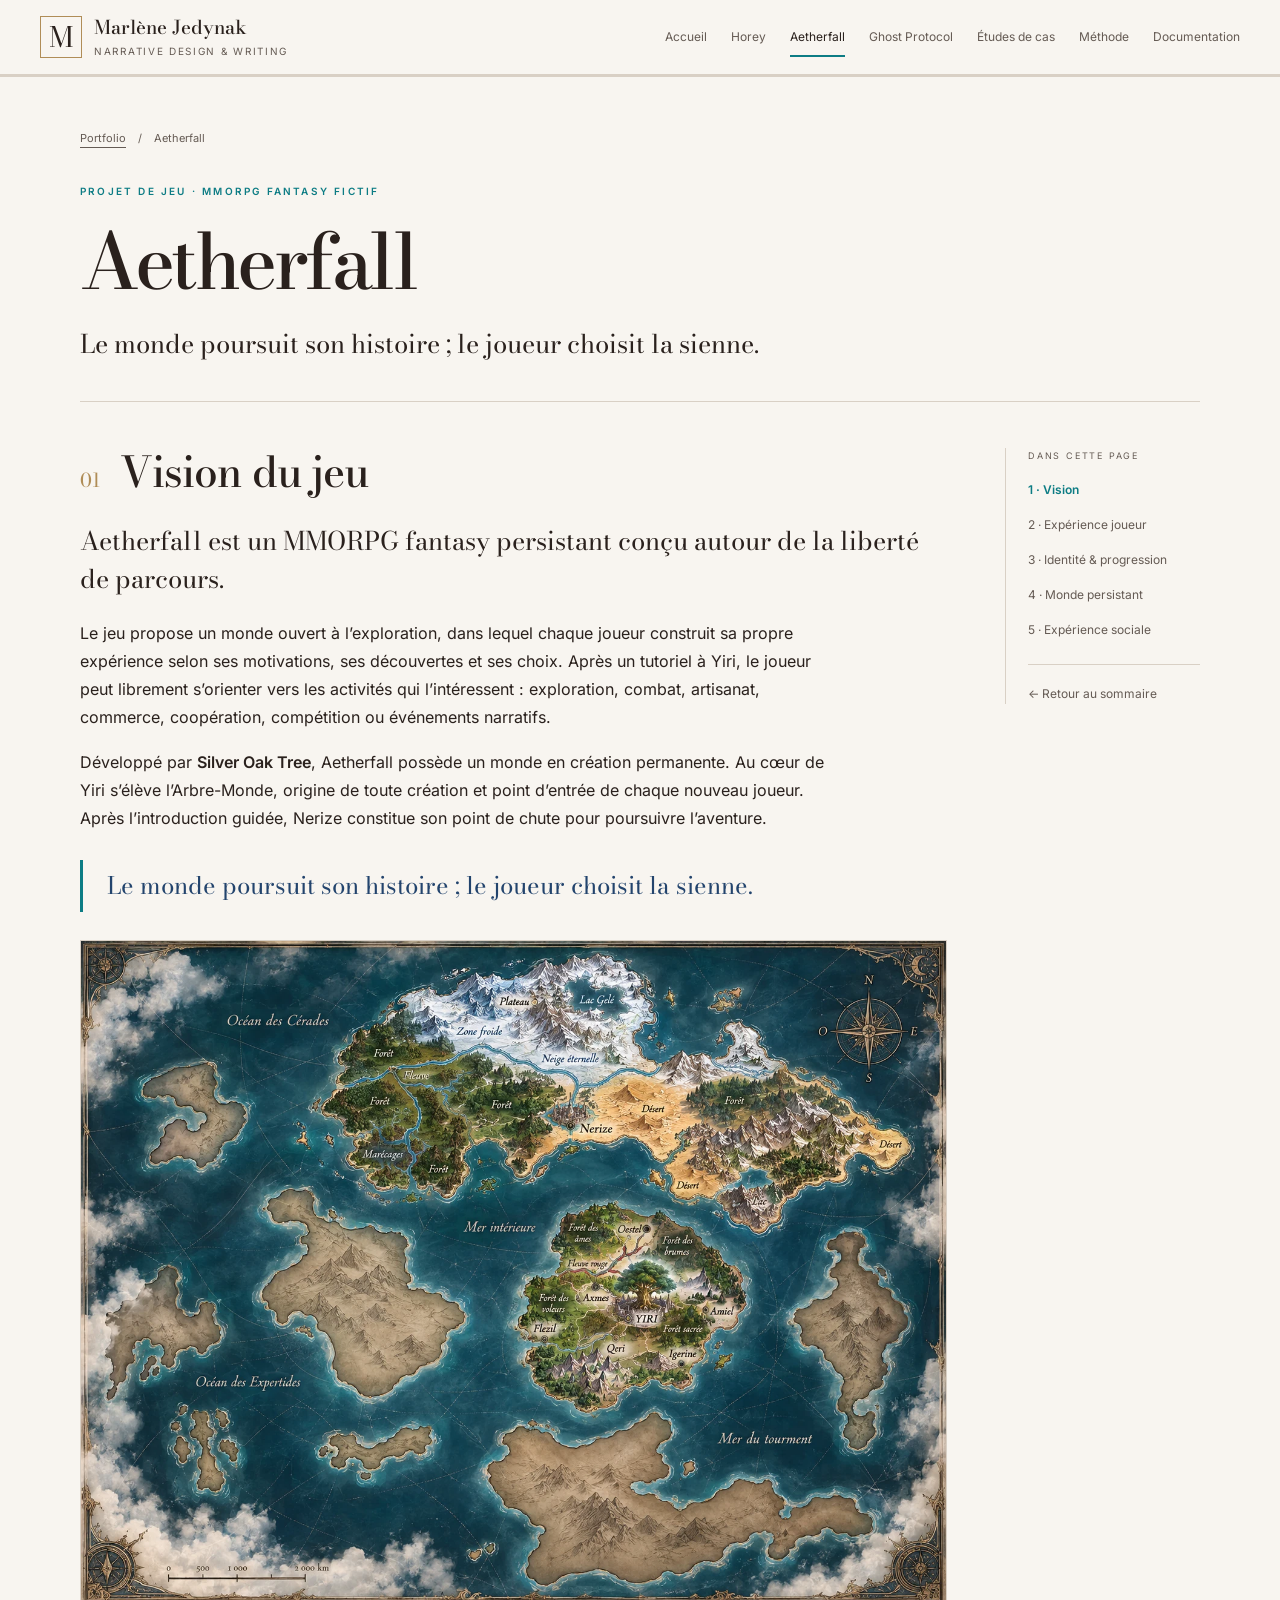
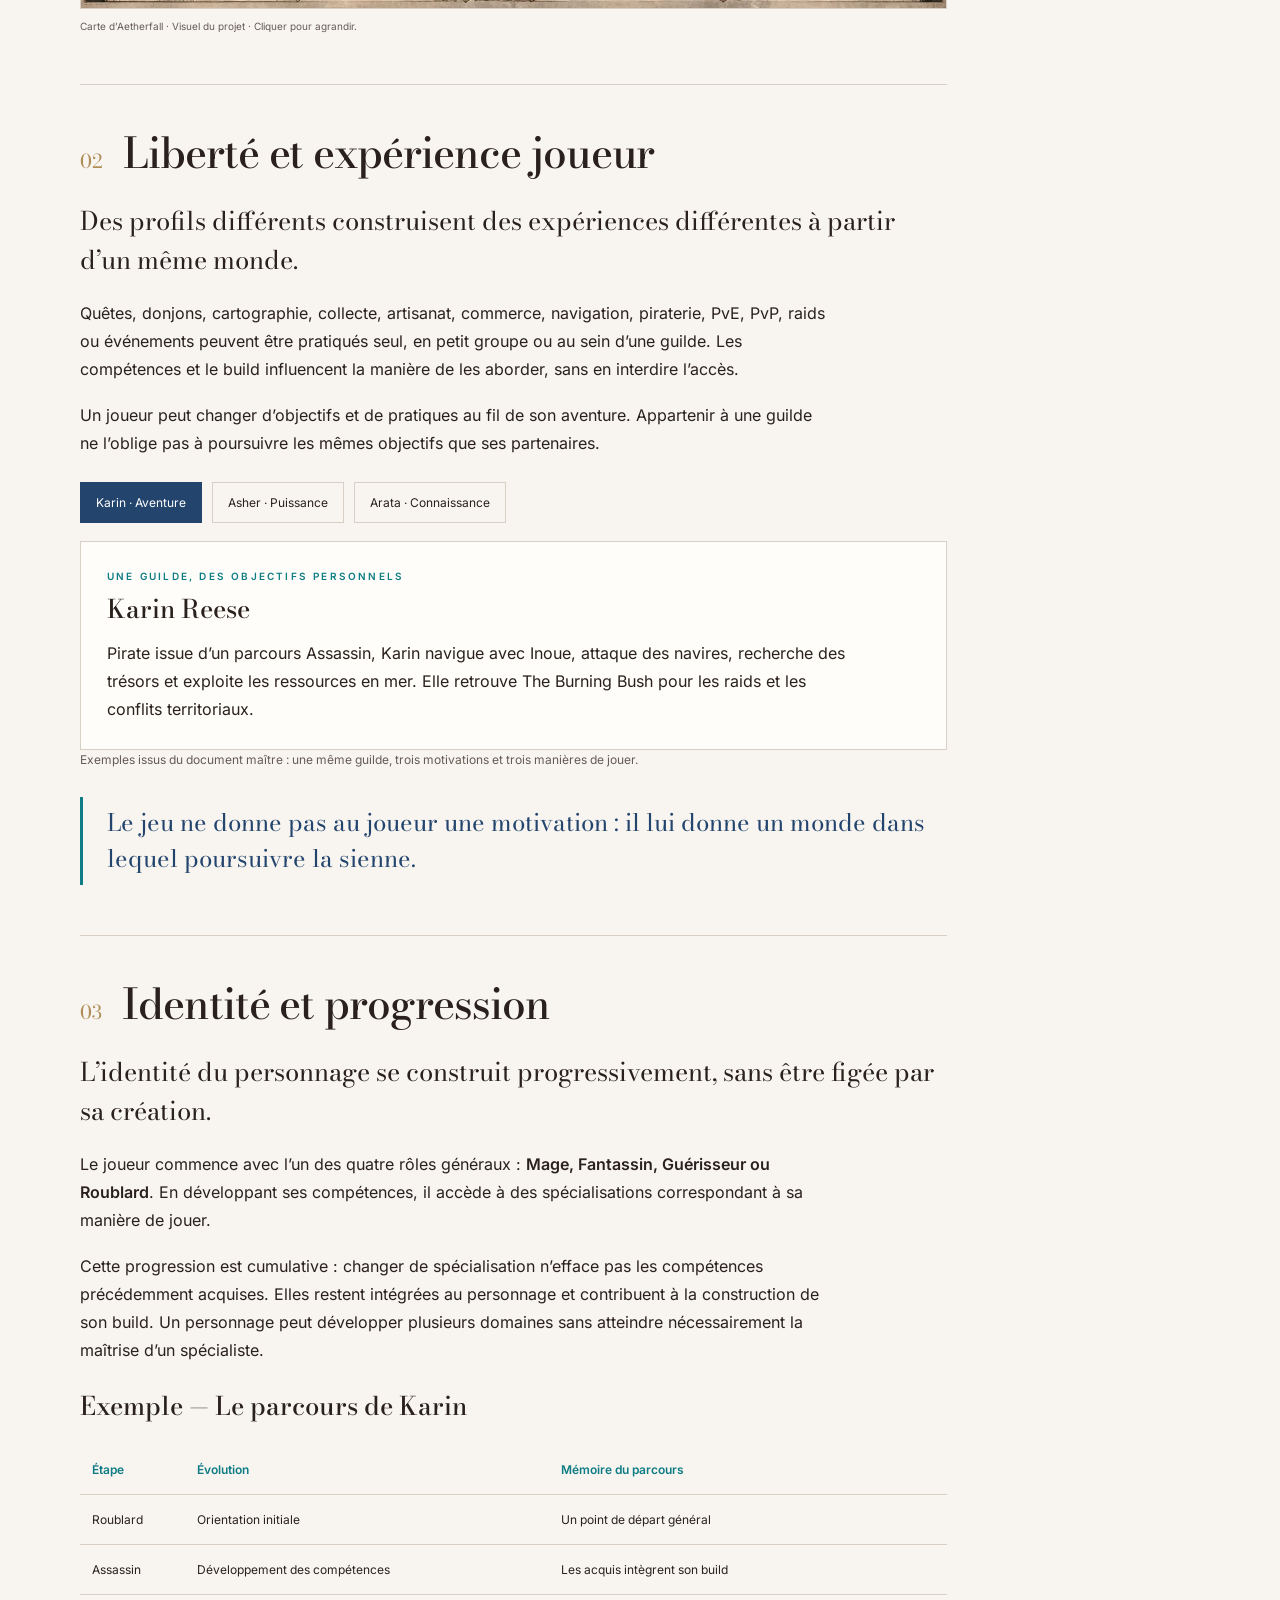
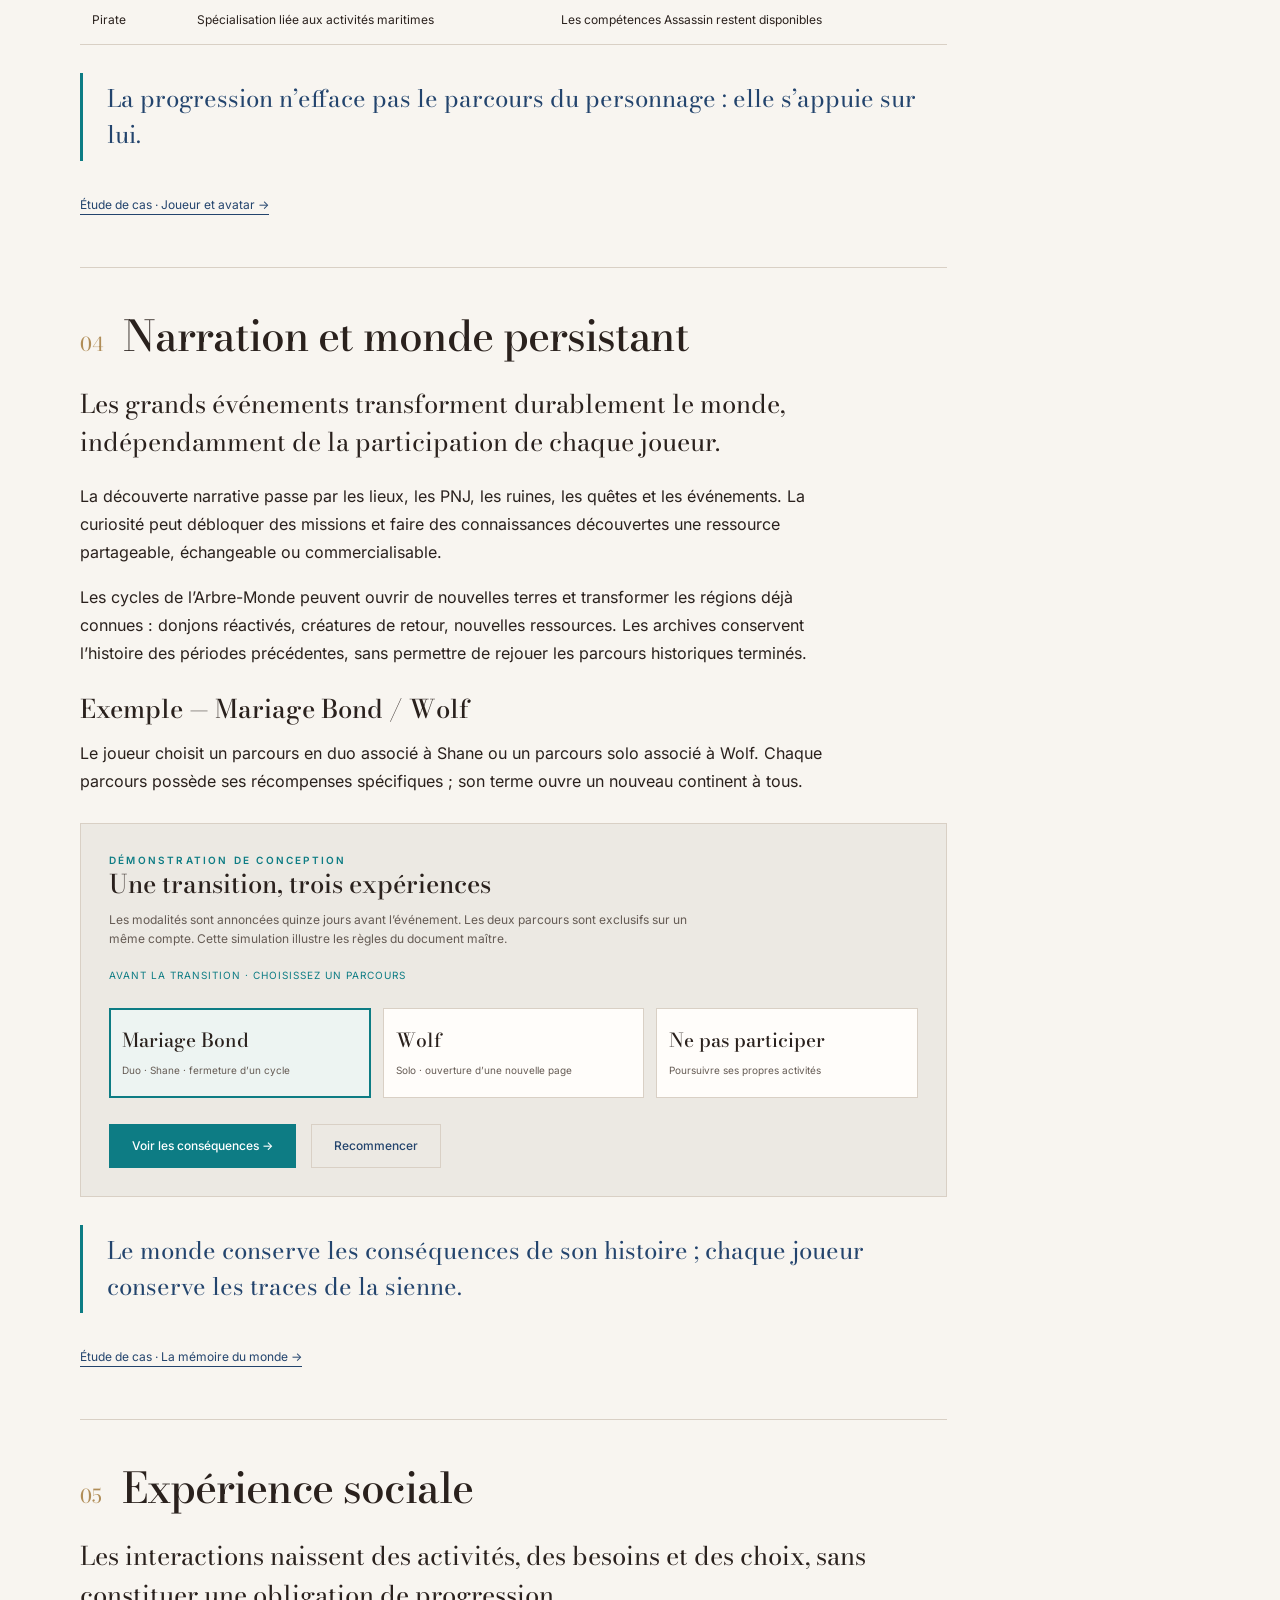
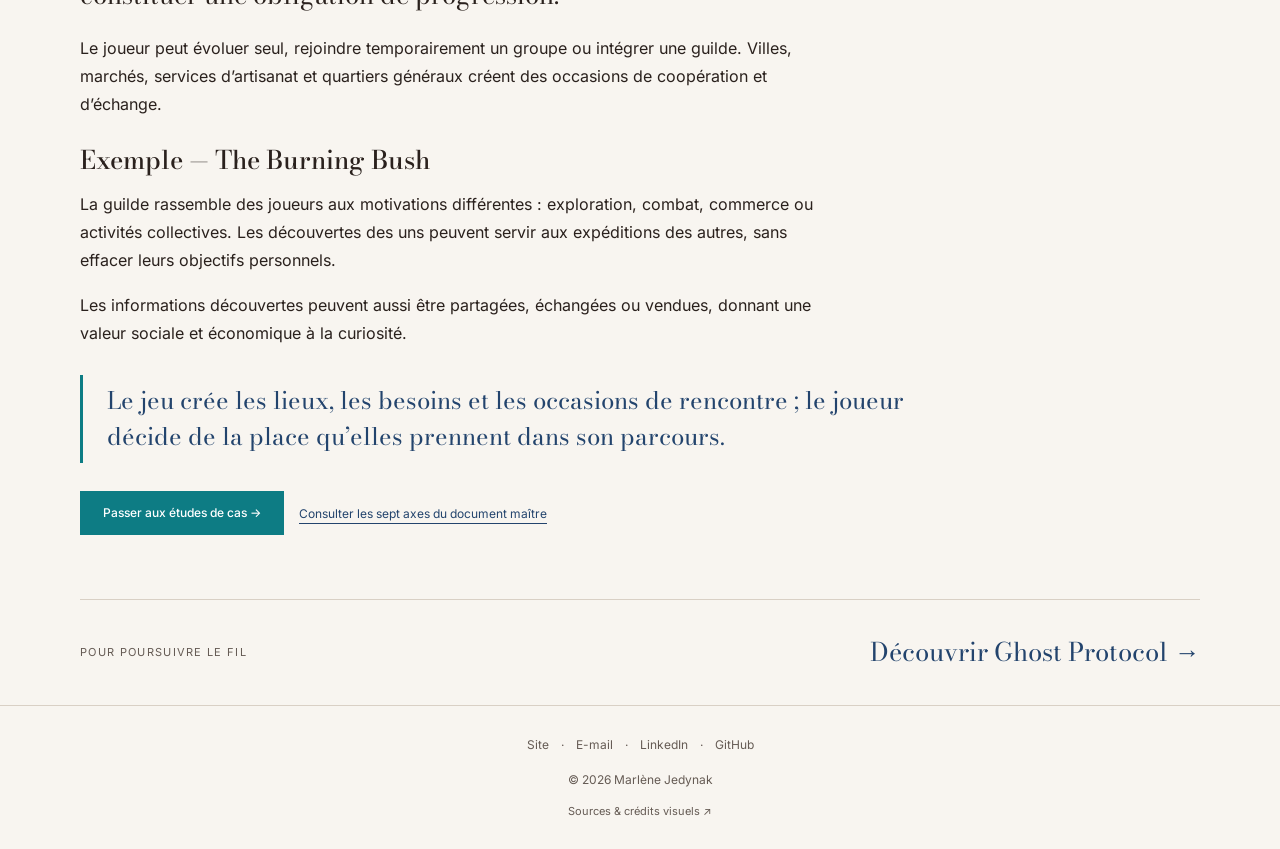
<file: aetherfall.html>
<!DOCTYPE html>
<html lang="fr">

<head>
    <meta charset="utf-8">
    <meta name="viewport" content="width=device-width,initial-scale=1">
    <meta name="robots" content="index,follow">
    <meta name="description"
        content="Portfolio de Narrative Design de Marlène Jedynak : Horey, Aetherfall, Ghost Protocol, systèmes et études de cas.">
    <meta name="color-scheme" content="light">
    <title>Aetherfall — Portfolio Narrative Design</title>
    <link rel="icon" href="assets/favicon.svg" type="image/svg+xml">
    <link rel="stylesheet" href="style.css">
    <link rel="stylesheet" href="fonts.css">
    <script defer src="app.js"></script><noscript>
        <style>
            [role=tabpanel][hidden] {
                display: block !important
            }

            [role=tablist],
            .simulation {
                display: none !important
            }
        </style>
    </noscript>
</head>

<body>
    <a class="skip" href="#main">Aller au contenu</a>
    <header class="topbar">
        <div class="topbar-inner"><a class="brand" href="index.html"
                aria-label="Marlène Jedynak, accueil du portfolio"><span class="brand-symbol"
                    aria-hidden="true">M</span><span><strong>Marlène Jedynak</strong><small>Narrative Design &amp;
                        Writing</small></span></a>
            <nav class="desktop-nav" aria-label="Navigation principale"><a href="index.html">Accueil</a><a
                    href="horey.html">Horey</a><a href="aetherfall.html" aria-current="page">Aetherfall</a><a href="ghost-protocol-projet.html">Ghost Protocol</a><a
                    href="etudes-de-cas.html">Études de cas</a><a href="methode.html">Méthode</a><a
                    href="documentation.html">Documentation</a></nav>
            <details class="mobile-nav">
                <summary>Menu</summary>
                <nav aria-label="Navigation mobile"><a href="index.html">Accueil</a><a href="horey.html">Horey</a><a
                        href="aetherfall.html" aria-current="page">Aetherfall</a><a href="ghost-protocol-projet.html">Ghost Protocol</a><a href="etudes-de-cas.html">Études de
                        cas</a><a href="methode.html">Méthode</a><a href="documentation.html">Documentation</a></nav>
            </details>
        </div>
        <div class="progress" aria-hidden="true"><span></span></div>
    </header>
    <main class="shell" id="main">
        <header class="page-header">
            <nav class="breadcrumbs" aria-label="Fil d’Ariane"><a href="index.html">Portfolio</a><span
                    aria-hidden="true">/</span><span aria-current="page">Aetherfall</span></nav>
            <p class="eyebrow">Projet de jeu · MMORPG fantasy fictif</p>
            <h1>Aetherfall</h1>
            <p class="lead">Le monde poursuit son histoire ; le joueur choisit la sienne.</p>
        </header>
        <div class="page-grid">
            <div class="content">
                <section id="vision" class="content-section" data-section>
                    <div class="section-heading"><span class="number">01</span>
                        <h2>Vision du jeu</h2>
                    </div>
                    <p class="lead">Aetherfall est un MMORPG fantasy persistant conçu autour de la liberté de parcours.
                    </p>
                    <p>Le jeu propose un monde ouvert à l’exploration, dans lequel chaque joueur construit sa propre
                        expérience selon ses motivations, ses découvertes et ses choix. Après un tutoriel à Yiri, le
                        joueur peut librement s’orienter vers les activités qui l’intéressent : exploration, combat,
                        artisanat, commerce, coopération, compétition ou événements narratifs.</p>
                    <p>Développé par <strong>Silver Oak Tree</strong>, Aetherfall possède un monde en création
                        permanente. Au cœur de Yiri s’élève l’Arbre-Monde, origine de toute création et point d’entrée
                        de chaque nouveau joueur. Après l’introduction guidée, Nerize constitue son point de chute pour
                        poursuivre l’aventure.</p>
                    <blockquote class="principle">Le monde poursuit son histoire ; le joueur choisit la sienne.
                    </blockquote>
                    <figure class="visual"><button type="button" class="image-button"
                            data-enlarge="Carte d’Aetherfall · Visuel du projet"
                            aria-label="Agrandir : Carte des territoires d’Aetherfall, de Yiri aux régions à explorer"><img
                                src="assets/aetherfall-map.webp"
                                alt="Carte des territoires d’Aetherfall, de Yiri aux régions à explorer"
                                loading="lazy"></button>
                        <figcaption>Carte d’Aetherfall · Visuel du projet · Cliquer pour agrandir.</figcaption>
                    </figure>
                </section>
                <section id="liberte" class="content-section" data-section>
                    <div class="section-heading"><span class="number">02</span>
                        <h2>Liberté et expérience joueur</h2>
                    </div>
                    <p class="lead">Des profils différents construisent des expériences différentes à partir d’un même
                        monde.</p>
                    <p>Quêtes, donjons, cartographie, collecte, artisanat, commerce, navigation, piraterie, PvE, PvP,
                        raids ou événements peuvent être pratiqués seul, en petit groupe ou au sein d’une guilde. Les
                        compétences et le build influencent la manière de les aborder, sans en interdire l’accès.</p>
                    <p>Un joueur peut changer d’objectifs et de pratiques au fil de son aventure. Appartenir à une
                        guilde ne l’oblige pas à poursuivre les mêmes objectifs que ses partenaires.</p>
                    <div data-tabs>
                        <div class="tabs" role="tablist" aria-label="Comparer les motivations des joueurs"><button
                                id="tab-karin" role="tab" aria-controls="profile-karin" aria-selected="true"
                                type="button">Karin · Aventure</button><button id="tab-asher" role="tab"
                                aria-controls="profile-asher" aria-selected="false" tabindex="-1" type="button">Asher ·
                                Puissance</button><button id="tab-arata" role="tab" aria-controls="profile-arata"
                                aria-selected="false" tabindex="-1" type="button">Arata · Connaissance</button></div>
                        <div id="profile-karin" class="panel" role="tabpanel" aria-labelledby="tab-karin">
                            <p class="kicker">Une guilde, des objectifs personnels</p>
                            <h3>Karin Reese</h3>
                            <p>Pirate issue d’un parcours Assassin, Karin navigue avec Inoue, attaque des navires,
                                recherche des trésors et exploite les ressources en mer. Elle retrouve The Burning Bush
                                pour les raids et les conflits territoriaux.</p>
                        </div>
                        <div id="profile-asher" class="panel" role="tabpanel" aria-labelledby="tab-asher" hidden>
                            <p class="kicker">Information et progression</p>
                            <h3>Asher Kline</h3>
                            <p>Mage, Asher recherche surtout la puissance. Il collecte des informations qui peuvent le
                                conduire vers des objets intéressants, revend certaines découvertes et rejoint
                                ponctuellement un groupe lorsque leurs objectifs servent les siens.</p>
                        </div>
                        <div id="profile-arata" class="panel" role="tabpanel" aria-labelledby="tab-arata" hidden>
                            <p class="kicker">Observer, cartographier, relier</p>
                            <h3>Arata Matsumoto</h3>
                            <p>Joueur depuis cinq ans et membre de The Burning Bush, Arata conserve ses habitudes solo.
                                Il explore, collecte des informations, cartographie ses découvertes et construit des
                                théories ; il rejoint aussi des activités collectives lorsqu’elles l’intéressent.</p>
                        </div>
                    </div>
                    <p class="note">Exemples issus du document maître : une même guilde, trois motivations et trois
                        manières de jouer.</p>
                    <blockquote class="principle">Le jeu ne donne pas au joueur une motivation : il lui donne un monde
                        dans lequel poursuivre la sienne.</blockquote>
                </section>
                <section id="identite" class="content-section" data-section>
                    <div class="section-heading"><span class="number">03</span>
                        <h2>Identité et progression</h2>
                    </div>
                    <p class="lead">L’identité du personnage se construit progressivement, sans être figée par sa
                        création.</p>
                    <p>Le joueur commence avec l’un des quatre rôles généraux : <strong>Mage, Fantassin, Guérisseur ou
                            Roublard</strong>. En développant ses compétences, il accède à des spécialisations
                        correspondant à sa manière de jouer.</p>
                    <p>Cette progression est cumulative : changer de spécialisation n’efface pas les compétences
                        précédemment acquises. Elles restent intégrées au personnage et contribuent à la construction de
                        son build. Un personnage peut développer plusieurs domaines sans atteindre nécessairement la
                        maîtrise d’un spécialiste.</p>
                    <h3>Exemple — Le parcours de Karin</h3>
                    <div class="table-wrap">
                        <table>
                            <caption class="screen-reader">La progression cumulative de Karin</caption>
                            <thead>
                                <tr>
                                    <th>Étape</th>
                                    <th>Évolution</th>
                                    <th>Mémoire du parcours</th>
                                </tr>
                            </thead>
                            <tbody>
                                <tr>
                                    <td>Roublard</td>
                                    <td>Orientation initiale</td>
                                    <td>Un point de départ général</td>
                                </tr>
                                <tr>
                                    <td>Assassin</td>
                                    <td>Développement des compétences</td>
                                    <td>Les acquis intègrent son build</td>
                                </tr>
                                <tr>
                                    <td>Pirate</td>
                                    <td>Spécialisation liée aux activités maritimes</td>
                                    <td>Les compétences Assassin restent disponibles</td>
                                </tr>
                            </tbody>
                        </table>
                    </div>
                    <blockquote class="principle">La progression n’efface pas le parcours du personnage : elle s’appuie
                        sur lui.</blockquote><a class="text-link" href="etudes-de-cas.html#joueur-avatar">Étude de cas ·
                        Joueur et avatar →</a>
                </section>
                <section id="persistance" class="content-section" data-section>
                    <div class="section-heading"><span class="number">04</span>
                        <h2>Narration et monde persistant</h2>
                    </div>
                    <p class="lead">Les grands événements transforment durablement le monde, indépendamment de la
                        participation de chaque joueur.</p>
                    <p>La découverte narrative passe par les lieux, les PNJ, les ruines, les quêtes et les événements.
                        La curiosité peut débloquer des missions et faire des connaissances découvertes une ressource
                        partageable, échangeable ou commercialisable.</p>
                    <p>Les cycles de l’Arbre-Monde peuvent ouvrir de nouvelles terres et transformer les régions déjà
                        connues : donjons réactivés, créatures de retour, nouvelles ressources. Les archives conservent
                        l’histoire des périodes précédentes, sans permettre de rejouer les parcours historiques
                        terminés.</p>
                    <h3>Exemple — Mariage Bond / Wolf</h3>
                    <p>Le joueur choisit un parcours en duo associé à Shane ou un parcours solo associé à Wolf. Chaque
                        parcours possède ses récompenses spécifiques ; son terme ouvre un nouveau continent à tous.</p>
                    <div class="simulation" id="event-simulation">
                        <p class="kicker">Démonstration de conception</p>
                        <h3>Une transition, trois expériences</h3>
                        <p class="note">Les modalités sont annoncées quinze jours avant l’événement. Les deux parcours
                            sont exclusifs sur un même compte. Cette simulation illustre les règles du document maître.
                        </p>
                        <p class="stage" id="event-stage">Avant la transition · choisissez un parcours</p>
                        <div class="choice-grid" role="group" aria-label="Choisir une participation à l’événement">
                            <button type="button" data-choice="bond" aria-pressed="true"><strong>Mariage
                                    Bond</strong><span>Duo · Shane · fermeture d’un cycle</span></button><button
                                type="button" data-choice="wolf" aria-pressed="false"><strong>Wolf</strong><span>Solo ·
                                    ouverture d’une nouvelle page</span></button><button type="button"
                                data-choice="none" aria-pressed="false"><strong>Ne pas
                                    participer</strong><span>Poursuivre ses propres activités</span></button></div>
                        <div class="actions"><button type="button" class="button" id="advance-event">Voir les
                                conséquences →</button><button type="button" class="button secondary"
                                id="reset-event">Recommencer</button></div>
                        <div id="event-result" class="event-result" aria-live="polite" hidden>
                            <p class="kicker">Pour tout le monde</p>
                            <h4>Le nouveau continent devient accessible.</h4>
                            <p>Shane meurt, Wolf apparaît et le monde entre dans un nouveau cycle. Le territoire s’ouvre
                                à tous, y compris aux joueurs qui n’ont participé à aucun parcours.</p>
                            <p class="kicker">Sur votre compte</p>
                            <h4 id="event-personal-title"></h4>
                            <p id="event-personal"></p>
                            <p class="note">Les parcours historiques terminés ne sont pas rejouables. Deux comptes
                                distincts conservent des historiques séparés et ne peuvent pas être fusionnés.</p>
                        </div>
                    </div>
                    <blockquote class="principle">Le monde conserve les conséquences de son histoire ; chaque joueur
                        conserve les traces de la sienne.</blockquote><a class="text-link"
                        href="etudes-de-cas.html#monde-persistant">Étude de cas · La mémoire du monde →</a>
                </section>
                <section id="social" class="content-section" data-section>
                    <div class="section-heading"><span class="number">05</span>
                        <h2>Expérience sociale</h2>
                    </div>
                    <p class="lead">Les interactions naissent des activités, des besoins et des choix, sans constituer
                        une obligation de progression.</p>
                    <p>Le joueur peut évoluer seul, rejoindre temporairement un groupe ou intégrer une guilde. Villes,
                        marchés, services d’artisanat et quartiers généraux créent des occasions de coopération et
                        d’échange.</p>
                    <h3>Exemple — The Burning Bush</h3>
                    <p>La guilde rassemble des joueurs aux motivations différentes : exploration, combat, commerce ou
                        activités collectives. Les découvertes des uns peuvent servir aux expéditions des autres, sans
                        effacer leurs objectifs personnels.</p>
                    <p>Les informations découvertes peuvent aussi être partagées, échangées ou vendues, donnant une
                        valeur sociale et économique à la curiosité.</p>
                    <blockquote class="principle">Le jeu crée les lieux, les besoins et les occasions de rencontre ; le
                        joueur décide de la place qu’elles prennent dans son parcours.</blockquote>
                    <div class="actions"><a class="button" href="etudes-de-cas.html">Passer aux études de cas →</a><a
                            class="text-link" href="documentation.html">Consulter les sept axes du document maître</a>
                    </div>
                </section>
            </div>
            <aside class="toc" aria-label="Sommaire de la page">
                <p>Dans cette page</p>
                <ol>
                    <li><a href="#vision">1 · Vision</a></li>
                    <li><a href="#liberte">2 · Expérience joueur</a></li>
                    <li><a href="#identite">3 · Identité & progression</a></li>
                    <li><a href="#persistance">4 · Monde persistant</a></li>
                    <li><a href="#social">5 · Expérience sociale</a></li>
                </ol><a class="back" href="index.html">← Retour au sommaire</a>
            </aside>
        </div>
        <div class="continuation">
            <p>Pour poursuivre le fil</p><a href="ghost-protocol-projet.html">Découvrir Ghost Protocol <span
                    aria-hidden="true">→</span></a>
        </div><noscript>
            <p class="note">Les textes, le sommaire et les documents restent accessibles. Activez JavaScript pour les
                filtres, les onglets et la simulation.</p>
        </noscript>
    </main>
    <footer class="site-footer">
  <div class="footer-links">
    <a href="https://lalanternedelombre.fr/" target="_blank" rel="noopener noreferrer">Site</a>
    <span aria-hidden="true">·</span>

    <a href="mailto:sylviewozny@gmx.fr">E-mail</a>
    <span aria-hidden="true">·</span>

    <a href="https://www.linkedin.com/in/sylvie-wozny-b9975b333/" target="_blank" rel="noopener noreferrer">LinkedIn</a>
    <span aria-hidden="true">·</span>

    <a href="https://marlenejedynak.github.io/" target="_blank" rel="noopener noreferrer">GitHub</a>
  </div>

  <p class="footer-copyright">
    © <span id="current-year">2026</span> Marlène Jedynak
  </p>

  <a href="methode.html#credits" class="footer-credits">
    Sources &amp; crédits visuels ↗
  </a>
</footer>
    <dialog id="image-dialog" class="lightbox" aria-labelledby="image-caption"><button class="close" type="button"
            aria-label="Fermer l’image agrandie">Fermer ×</button><img src="assets/horey-map.webp" alt="">
        <p id="image-caption"></p>
    </dialog>
</body>

</html>
</file>
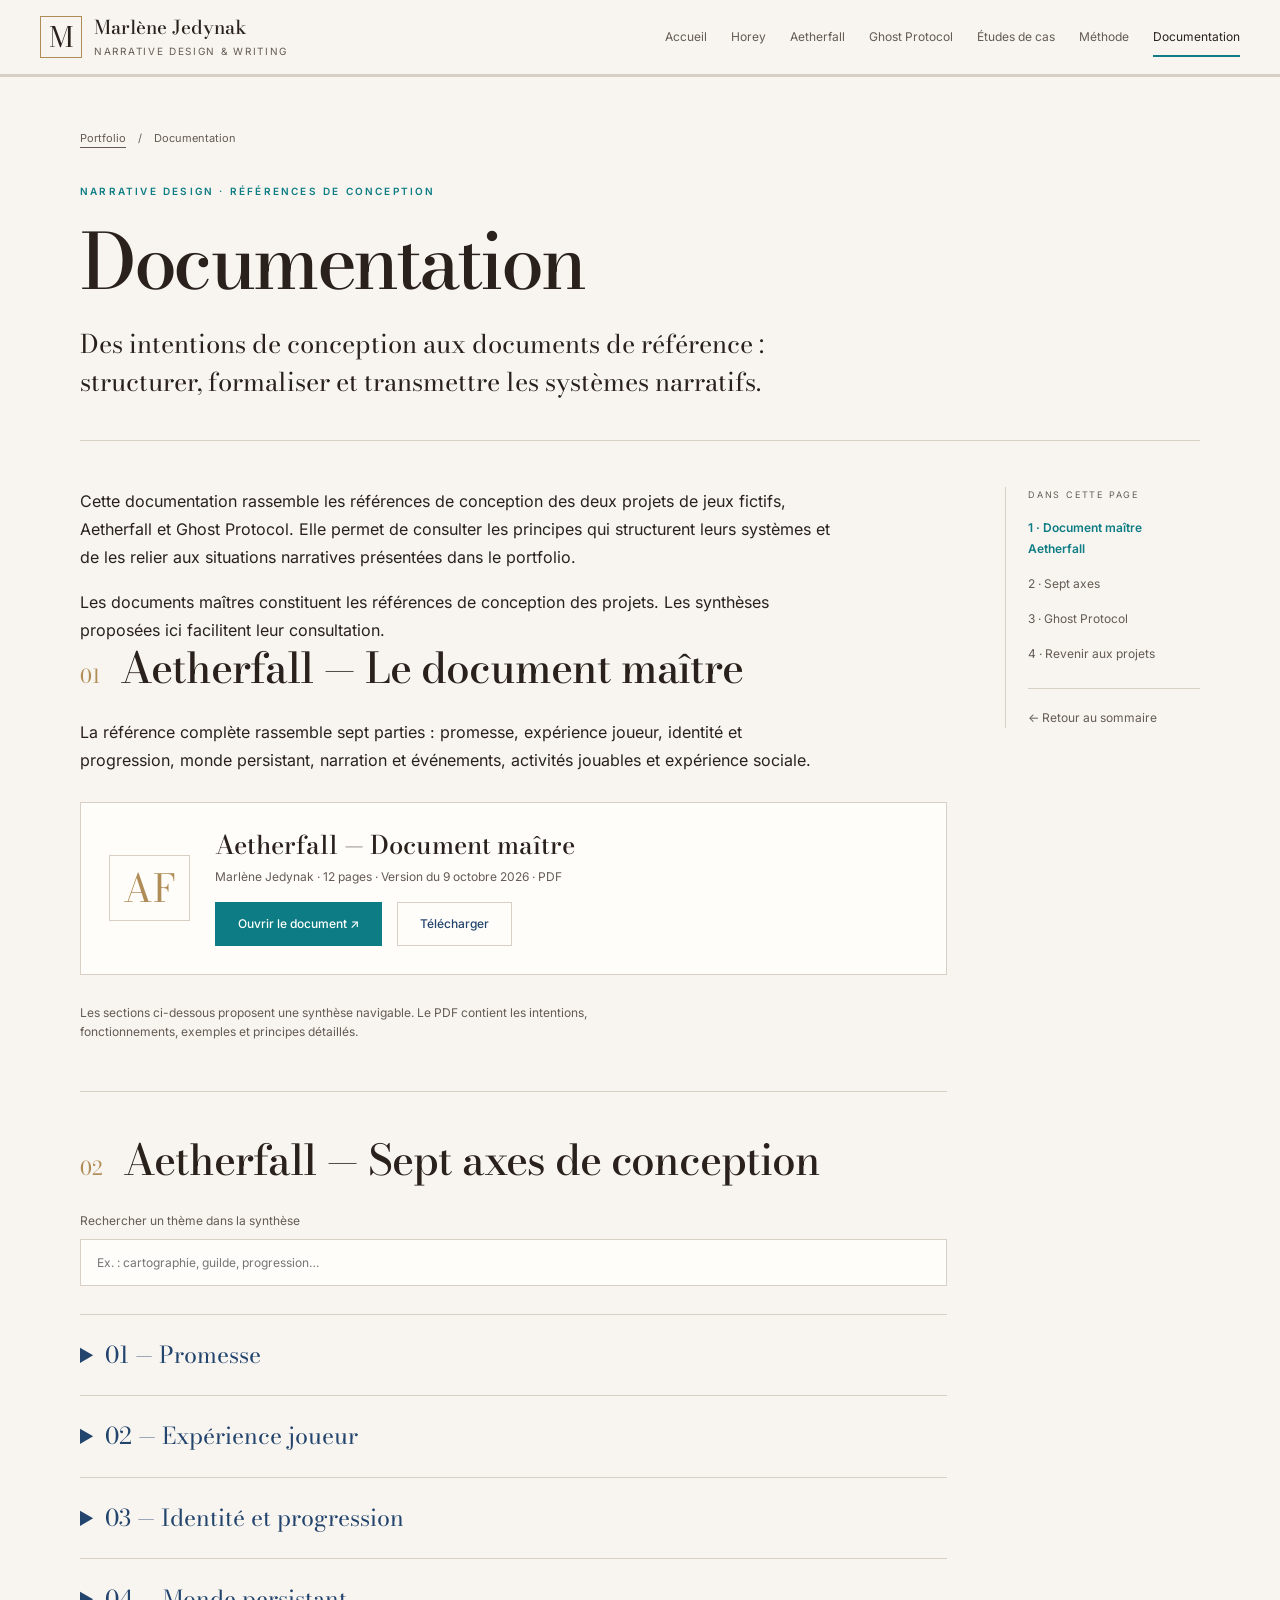
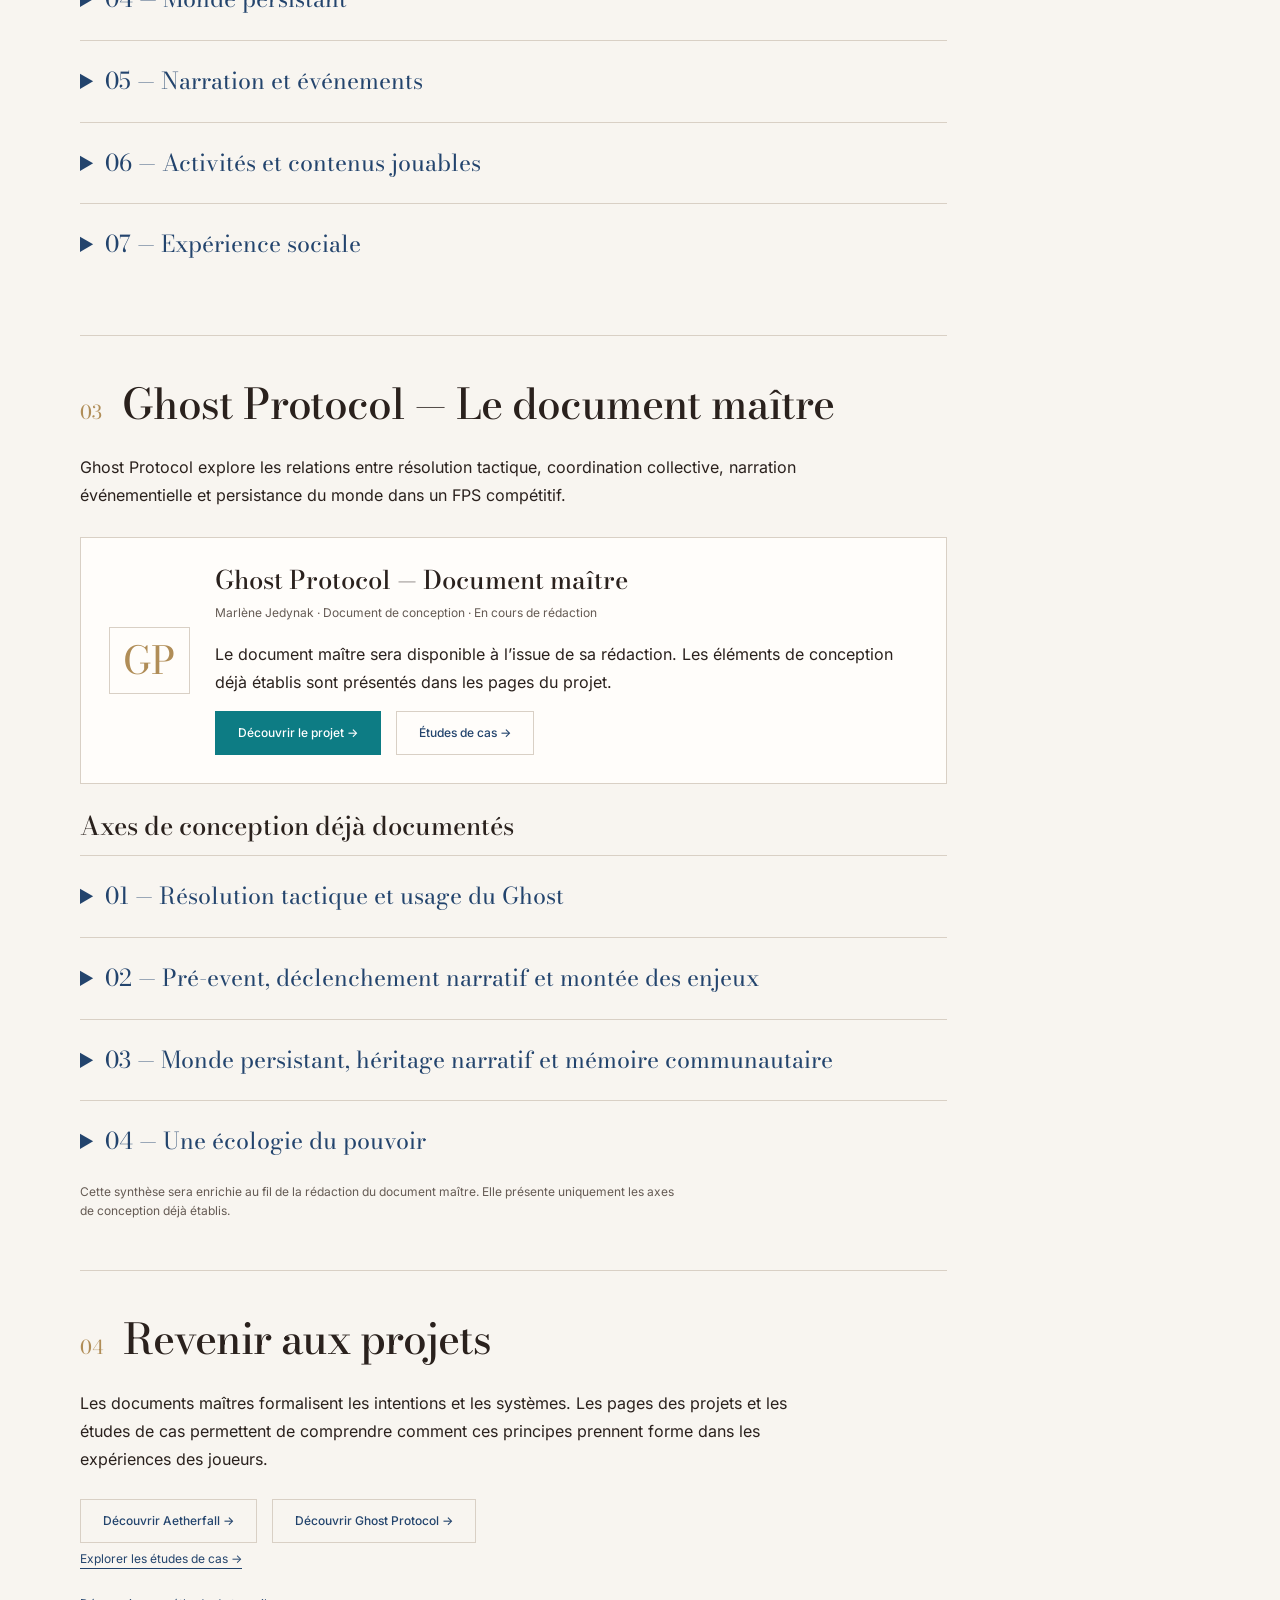
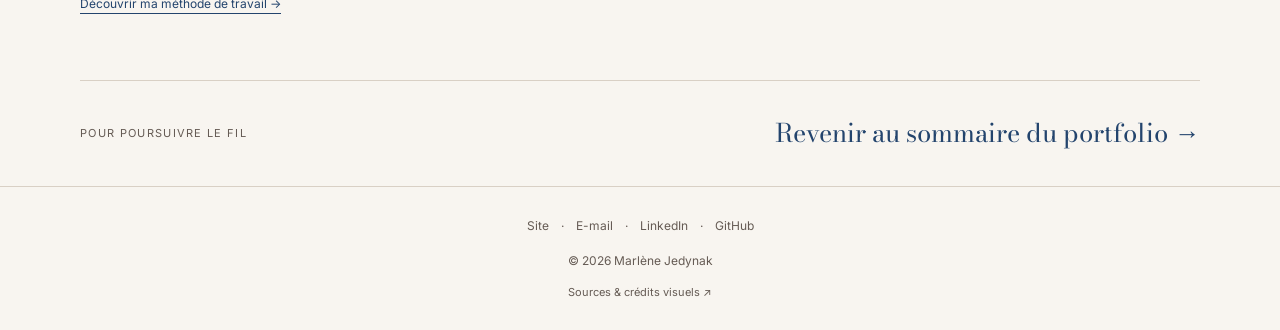
<file: documentation.html>
<!DOCTYPE html>
<html lang="fr">

<head>
    <meta charset="utf-8">
    <meta name="viewport" content="width=device-width,initial-scale=1">
    <meta name="robots" content="index,follow">

    <meta name="description"
        content="Documentation de conception du portfolio Narrative Design de Marlène Jedynak : Aetherfall et Ghost Protocol.">

    <meta name="color-scheme" content="light">

    <title>Documentation — Portfolio Narrative Design</title>

    <link rel="icon" href="assets/favicon.svg" type="image/svg+xml">
    <link rel="stylesheet" href="style.css">
    <link rel="stylesheet" href="fonts.css">

    <script defer src="app.js"></script>

    <noscript>
        <style>
            [role=tabpanel][hidden] {
                display: block !important;
            }

            [role=tablist],
            .simulation {
                display: none !important;
            }
        </style>
    </noscript>
</head>

<body>

    <a class="skip" href="#main">Aller au contenu</a>

    <header class="topbar">

        <div class="topbar-inner">

            <a class="brand" href="index.html"
                aria-label="Marlène Jedynak, accueil du portfolio">

                <span class="brand-symbol" aria-hidden="true">M</span>

                <span>
                    <strong>Marlène Jedynak</strong>
                    <small>Narrative Design &amp; Writing</small>
                </span>

            </a>

            <nav class="desktop-nav" aria-label="Navigation principale">

                <a href="index.html">Accueil</a>
                <a href="horey.html">Horey</a>
                <a href="aetherfall.html">Aetherfall</a>
                <a href="ghost-protocol-projet.html">Ghost Protocol</a>
                <a href="etudes-de-cas.html">Études de cas</a>
                <a href="methode.html">Méthode</a>
                <a href="documentation.html" aria-current="page">Documentation</a>

            </nav>

            <details class="mobile-nav">

                <summary>Menu</summary>

                <nav aria-label="Navigation mobile">

                    <a href="index.html">Accueil</a>
                    <a href="horey.html">Horey</a>
                    <a href="aetherfall.html">Aetherfall</a>
                    <a href="ghost-protocol-projet.html">Ghost Protocol</a>
                    <a href="etudes-de-cas.html">Études de cas</a>
                    <a href="methode.html">Méthode</a>
                    <a href="documentation.html" aria-current="page">Documentation</a>

                </nav>

            </details>

            

        </div>

        <div class="progress" aria-hidden="true">
            <span></span>
        </div>

    </header>


    <main class="shell" id="main">

        <header class="page-header">

            <nav class="breadcrumbs" aria-label="Fil d’Ariane">

                <a href="index.html">Portfolio</a>
                <span aria-hidden="true">/</span>
                <span aria-current="page">Documentation</span>

            </nav>

            <p class="eyebrow">
                Narrative Design · Références de conception
            </p>

            <h1>Documentation</h1>

            <p class="lead">
                Des intentions de conception aux documents de référence :
                structurer, formaliser et transmettre les systèmes narratifs.
            </p>

        </header>


        <div class="page-grid">

            <div class="content">

                <!-- INTRODUCTION -->

                <p>
                    Cette documentation rassemble les références de conception
                    des deux projets de jeux fictifs, Aetherfall et Ghost Protocol.
                    Elle permet de consulter les principes qui structurent leurs
                    systèmes et de les relier aux situations narratives
                    présentées dans le portfolio.
                </p>

                <p>
                    Les documents maîtres constituent les références de
                    conception des projets. Les synthèses proposées ici
                    facilitent leur consultation.
                </p>


                <!-- 01 — DOCUMENT MAÎTRE AETHERFALL -->

                <section id="document" class="content-section" data-section>

                    <div class="section-heading">

                        <span class="number">01</span>

                        <h2>Aetherfall — Le document maître</h2>

                    </div>

                    <p>
                        La référence complète rassemble sept parties :
                        promesse, expérience joueur, identité et progression,
                        monde persistant, narration et événements,
                        activités jouables et expérience sociale.
                    </p>

                    <div class="document-cover">

                        <span class="doc-icon" aria-hidden="true">AF</span>

                        <div>

                            <h3>Aetherfall — Document maître</h3>

                            <p class="note">
                                Marlène Jedynak · 12 pages ·
                                Version du 9 octobre 2026 · PDF
                            </p>

                            <div class="actions">

                                <a class="button"
                                    href="assets/aetherfall-document-maitre.pdf"
                                    target="_blank"
                                    rel="noopener">
                                    Ouvrir le document ↗
                                </a>

                                <a class="button secondary"
                                    href="assets/aetherfall-document-maitre.pdf"
                                    download="Aetherfall-document-maitre.pdf">
                                    Télécharger
                                </a>

                            </div>

                        </div>

                    </div>

                    <p class="note">
                        Les sections ci-dessous proposent une synthèse navigable.
                        Le PDF contient les intentions, fonctionnements,
                        exemples et principes détaillés.
                    </p>

                </section>


                <!-- 02 — LES SEPT AXES -->

                <section id="axes" class="content-section" data-section>

                    <div class="section-heading">

                        <span class="number">02</span>

                        <h2>Aetherfall — Sept axes de conception</h2>

                    </div>

                    <label class="search-box" for="document-search">

                        Rechercher un thème dans la synthèse

                        <input
                            id="document-search"
                            type="search"
                            placeholder="Ex. : cartographie, guilde, progression…"
                            autocomplete="off">

                    </label>

                    <p id="search-status"
                        class="screen-reader"
                        role="status"
                        aria-live="polite">

                        7 sections disponibles.

                    </p>

                    <p class="no-results" id="search-empty" hidden>

                        Aucune section ne correspond à cette recherche.
                        Essayez un autre mot.

                    </p>


                    <details id="doc-1" class="document-row" data-document>

                        <summary>01 — Promesse</summary>

                        <p>
                            Aetherfall est un MMORPG persistant conçu autour
                            de la liberté de parcours. Après un tutoriel à Yiri,
                            le joueur choisit ses objectifs : explorer,
                            combattre, commercer, rejoindre une guilde ou
                            suivre sa curiosité. Les grands Events transforment
                            le monde même s’il choisit de les ignorer.
                        </p>

                        <blockquote class="principle">
                            Le monde poursuit son histoire ;
                            le joueur choisit la sienne.
                        </blockquote>

                        <a class="text-link" href="aetherfall.html#vision">
                            Voir cet axe dans le portfolio →
                        </a>

                    </details>


                    <details id="doc-2" class="document-row" data-document>

                        <summary>02 — Expérience joueur</summary>

                        <p>
                            Le jeu permet à des motivations différentes de
                            coexister. Karin cherche l’aventure, Asher la
                            puissance et Arata la connaissance. Solo,
                            petits groupes et activités de guilde peuvent
                            alterner sans devenir un parcours imposé.
                        </p>

                        <blockquote class="principle">
                            Le jeu ne donne pas au joueur une motivation :
                            il lui donne un monde dans lequel poursuivre
                            la sienne.
                        </blockquote>

                        <a class="text-link" href="aetherfall.html#liberte">
                            Voir cet axe dans le portfolio →
                        </a>

                    </details>


                    <details id="doc-3" class="document-row" data-document>

                        <summary>03 — Identité et progression</summary>

                        <p>
                            Le joueur choisit son apparence, son sexe,
                            sa race, son rôle initial et son arme.
                            Les rôles Mage, Fantassin, Guérisseur et Roublard
                            ouvrent des spécialisations. Les compétences
                            précédentes restent acquises : Pirate se construit
                            sur le parcours Assassin de Karin.
                            Les skins historiques liés à un personnage
                            restent attachés à celui-ci.
                        </p>

                        <blockquote class="principle">
                            La progression n’efface pas le parcours
                            du personnage : elle s’appuie sur lui.
                        </blockquote>

                        <a class="text-link" href="aetherfall.html#identite">
                            Voir cet axe dans le portfolio →
                        </a>

                    </details>


                    <details id="doc-4" class="document-row" data-document>

                        <summary>04 — Monde persistant</summary>

                        <p>
                            Les conséquences des événements deviennent
                            permanentes. Mariage Bond, en duo et associé
                            à Shane, et Wolf, en solo, sont exclusifs sur
                            un même compte. Les modalités sont annoncées
                            quinze jours avant. Deux comptes ne peuvent
                            pas fusionner leurs historiques.
                            Le nouveau continent s’ouvre ensuite à tous.
                        </p>

                        <blockquote class="principle">
                            Le monde conserve les conséquences de son histoire ;
                            chaque joueur conserve les traces de la sienne.
                        </blockquote>

                        <a class="text-link" href="aetherfall.html#persistance">
                            Voir cet axe dans le portfolio →
                        </a>

                    </details>


                    <details id="doc-5" class="document-row" data-document>

                        <summary>05 — Narration et événements</summary>

                        <p>
                            Après le tutoriel à Yiri, Nerize est le point
                            de chute du joueur. Le récit se découvre par
                            les PNJ, quêtes, lieux et ruines.
                            Un seul événement majeur se déroule à la fois.
                            La localisation de Courtine est enregistrée
                            automatiquement ; les connaissances détaillées
                            viennent de l’exploration et peuvent déclencher
                            de nouveaux contenus.
                        </p>

                        <blockquote class="principle">
                            La narration récompense la curiosité :
                            le jeu fournit des pistes, mais le joueur cherche,
                            relie et exploite ce qu’il découvre.
                        </blockquote>

                        <a class="text-link"
                            href="etudes-de-cas.html#cartographie">
                            Voir cet axe dans le portfolio →
                        </a>

                    </details>


                    <details id="doc-6" class="document-row" data-document>

                        <summary>06 — Activités et contenus jouables</summary>

                        <p>
                            Quêtes, cartographie, collecte, farming, commerce,
                            navigation, piraterie, PvE, PvP, raids et conflits
                            territoriaux constituent différentes manières
                            de jouer. Aucune activité n’est réservée à une
                            seule classe. Les compétences influencent la
                            manière de l’aborder. Les mini-Events peuvent
                            offrir des découvertes et objets rares
                            indépendamment de l’événement majeur.
                        </p>

                        <blockquote class="principle">
                            Aetherfall propose des activités
                            sans imposer de parcours.
                        </blockquote>

                        <a class="text-link" href="aetherfall.html#liberte">
                            Voir cet axe dans le portfolio →
                        </a>

                    </details>


                    <details id="doc-7" class="document-row" data-document>

                        <summary>07 — Expérience sociale</summary>

                        <p>
                            Les villes, marchés, tavernes, services et
                            quartiers généraux créent les occasions d’échange.
                            Les connaissances et ressources peuvent circuler
                            entre joueurs. The Burning Bush, une guilde
                            d’environ une centaine de membres, réunit des
                            motivations variées ; la coopération n’efface
                            pas les parcours personnels.
                        </p>

                        <blockquote class="principle">
                            Aetherfall crée les lieux, les besoins et
                            les occasions de rencontre ; le joueur décide
                            de leur place dans son parcours.
                        </blockquote>

                        <a class="text-link" href="aetherfall.html#social">
                            Voir cet axe dans le portfolio →
                        </a>

                    </details>

                </section>


                <!-- 03 — GHOST PROTOCOL -->

                <section id="ghost-protocol"
                    class="content-section"
                    data-section>

                    <div class="section-heading">

                        <span class="number">03</span>

                        <h2>Ghost Protocol — Le document maître</h2>

                    </div>

                    <p>
                        Ghost Protocol explore les relations entre résolution
                        tactique, coordination collective, narration
                        événementielle et persistance du monde dans
                        un FPS compétitif.
                    </p>

                    <div class="document-cover">

                        <span class="doc-icon" aria-hidden="true">GP</span>

                        <div>

                            <h3>Ghost Protocol — Document maître</h3>

                            <p class="note">
                                Marlène Jedynak · Document de conception ·
                                En cours de rédaction
                            </p>

                            <p>
                                Le document maître sera disponible
                                à l’issue de sa rédaction.
                                Les éléments de conception déjà établis
                                sont présentés dans les pages du projet.
                            </p>

                            <div class="actions">

                                <a class="button"
                                    href="ghost-protocol-projet.html">
                                    Découvrir le projet →
                                </a>

                                <a class="button secondary"
                                    href="ghost-protocol-etude-de-cas.html">
                                    Études de cas →
                                </a>

                            </div>

                        </div>

                    </div>

                    <h3>Axes de conception déjà documentés</h3>

                    <details class="document-row">

                        <summary>
                            01 — Résolution tactique et usage du Ghost
                        </summary>

                        <p>
                            Les capacités du Ghost enrichissent les possibilités
                            tactiques sans se substituer à la maîtrise du joueur,
                            à l’observation de l’environnement ni à la
                            coordination de son équipe.
                        </p>

                        <a class="text-link"
                            href="ghost-protocol-etude-de-cas.html">
                            Consulter les études de cas →
                        </a>

                    </details>


                    <details class="document-row">

                        <summary>
                            02 — Pré-event, déclenchement narratif
                            et montée des enjeux
                        </summary>

                        <p>
                            Le pré-event du Laboratoire 17 articule
                            les actions des joueurs, la circulation
                            asymétrique de l’information et les intérêts
                            divergents des factions.
                        </p>

                        <a class="text-link"
                            href="ghost-protocol-etude-de-cas.html">
                            Consulter les études de cas →
                        </a>

                    </details>


                    <details class="document-row">

                        <summary>
                            03 — Monde persistant, héritage narratif
                            et mémoire communautaire
                        </summary>

                        <p>
                            Les événements produisent des conséquences
                            propres aux serveurs et des traces individuelles,
                            tout en permettant la convergence vers une
                            histoire commune.
                        </p>

                        <a class="text-link"
                            href="ghost-protocol-etude-de-cas.html">
                            Consulter les études de cas →
                        </a>

                    </details>


                    <details class="document-row">

                        <summary>
                            04 — Une écologie du pouvoir
                        </summary>

                        <p>
                            Le cadre politique défini par le studio permet
                            aux joueurs de construire leurs relations,
                            alliances et engagements. Les systèmes de
                            réputation, de diplomatie et de circulation
                            de l’information accompagnent cette dynamique.
                        </p>

                        <a class="text-link"
                            href="ghost-protocol.html">
                            Découvrir l’univers →
                        </a>

                    </details>

                    <p class="note">
                        Cette synthèse sera enrichie au fil de la rédaction
                        du document maître. Elle présente uniquement
                        les axes de conception déjà établis.
                    </p>

                </section>


                <!-- 04 — RETOUR AUX PROJETS -->

                <section id="parcours"
                    class="content-section"
                    data-section>

                    <div class="section-heading">

                        <span class="number">04</span>

                        <h2>Revenir aux projets</h2>

                    </div>

                    <p>
                        Les documents maîtres formalisent les intentions
                        et les systèmes. Les pages des projets et les
                        études de cas permettent de comprendre comment
                        ces principes prennent forme dans les expériences
                        des joueurs.
                    </p>

                    <div class="actions">

                        <a class="button secondary" href="aetherfall.html">
                            Découvrir Aetherfall →
                        </a>

                        <a class="button secondary"
                            href="ghost-protocol-projet.html">
                            Découvrir Ghost Protocol →
                        </a>

                    </div>

                    <p>
                        <a class="text-link" href="etudes-de-cas.html">
                            Explorer les études de cas →
                        </a>
                    </p>

                    <p>
                        <a class="text-link" href="workflow.html">
                            Découvrir ma méthode de travail →
                        </a>
                    </p>

                </section>

            </div>


            <!-- SOMMAIRE LATÉRAL -->

            <aside class="toc" aria-label="Sommaire de la page">

                <p>Dans cette page</p>

                <ol>

                    <li>
                        <a href="#document">
                            1 · Document maître Aetherfall
                        </a>
                    </li>

                    <li>
                        <a href="#axes">
                            2 · Sept axes
                        </a>
                    </li>

                    <li>
                        <a href="#ghost-protocol">
                            3 · Ghost Protocol
                        </a>
                    </li>

                    <li>
                        <a href="#parcours">
                            4 · Revenir aux projets
                        </a>
                    </li>

                </ol>

                <a class="back" href="index.html">
                    ← Retour au sommaire
                </a>

            </aside>

        </div>


        <!-- CONTINUATION -->

        <div class="continuation">

            <p>Pour poursuivre le fil</p>

            <a href="index.html">

                Revenir au sommaire du portfolio

                <span aria-hidden="true">→</span>

            </a>

        </div>

        <noscript>

            <p class="note">
                Les textes, le sommaire et les documents restent accessibles.
                Activez JavaScript pour utiliser la recherche.
            </p>

        </noscript>

    </main>


    <!-- FOOTER -->

    <footer class="site-footer">

        <div class="footer-links">

            <a href="https://lalanternedelombre.fr/"
                target="_blank"
                rel="noopener noreferrer">
                Site
            </a>

            <span aria-hidden="true">·</span>

            <a href="mailto:sylviewozny@gmx.fr">E-mail</a>

            <span aria-hidden="true">·</span>

            <a href="https://www.linkedin.com/in/sylvie-wozny-b9975b333/"
                target="_blank"
                rel="noopener noreferrer">
                LinkedIn
            </a>

            <span aria-hidden="true">·</span>

            <a href="https://marlenejedynak.github.io/"
                target="_blank"
                rel="noopener noreferrer">
                GitHub
            </a>

        </div>

        <p class="footer-copyright">
            © <span id="current-year">2026</span> Marlène Jedynak
        </p>

        <a href="methode.html#credits" class="footer-credits">
            Sources &amp; crédits visuels ↗
        </a>

    </footer>


    <dialog id="image-dialog"
        class="lightbox"
        aria-labelledby="image-caption">

        <button class="close"
            type="button"
            aria-label="Fermer l’image agrandie">
            Fermer ×
        </button>

        <img src="assets/horey-map.webp" alt="">

        <p id="image-caption"></p>

    </dialog>

</body>

</html>
</file>
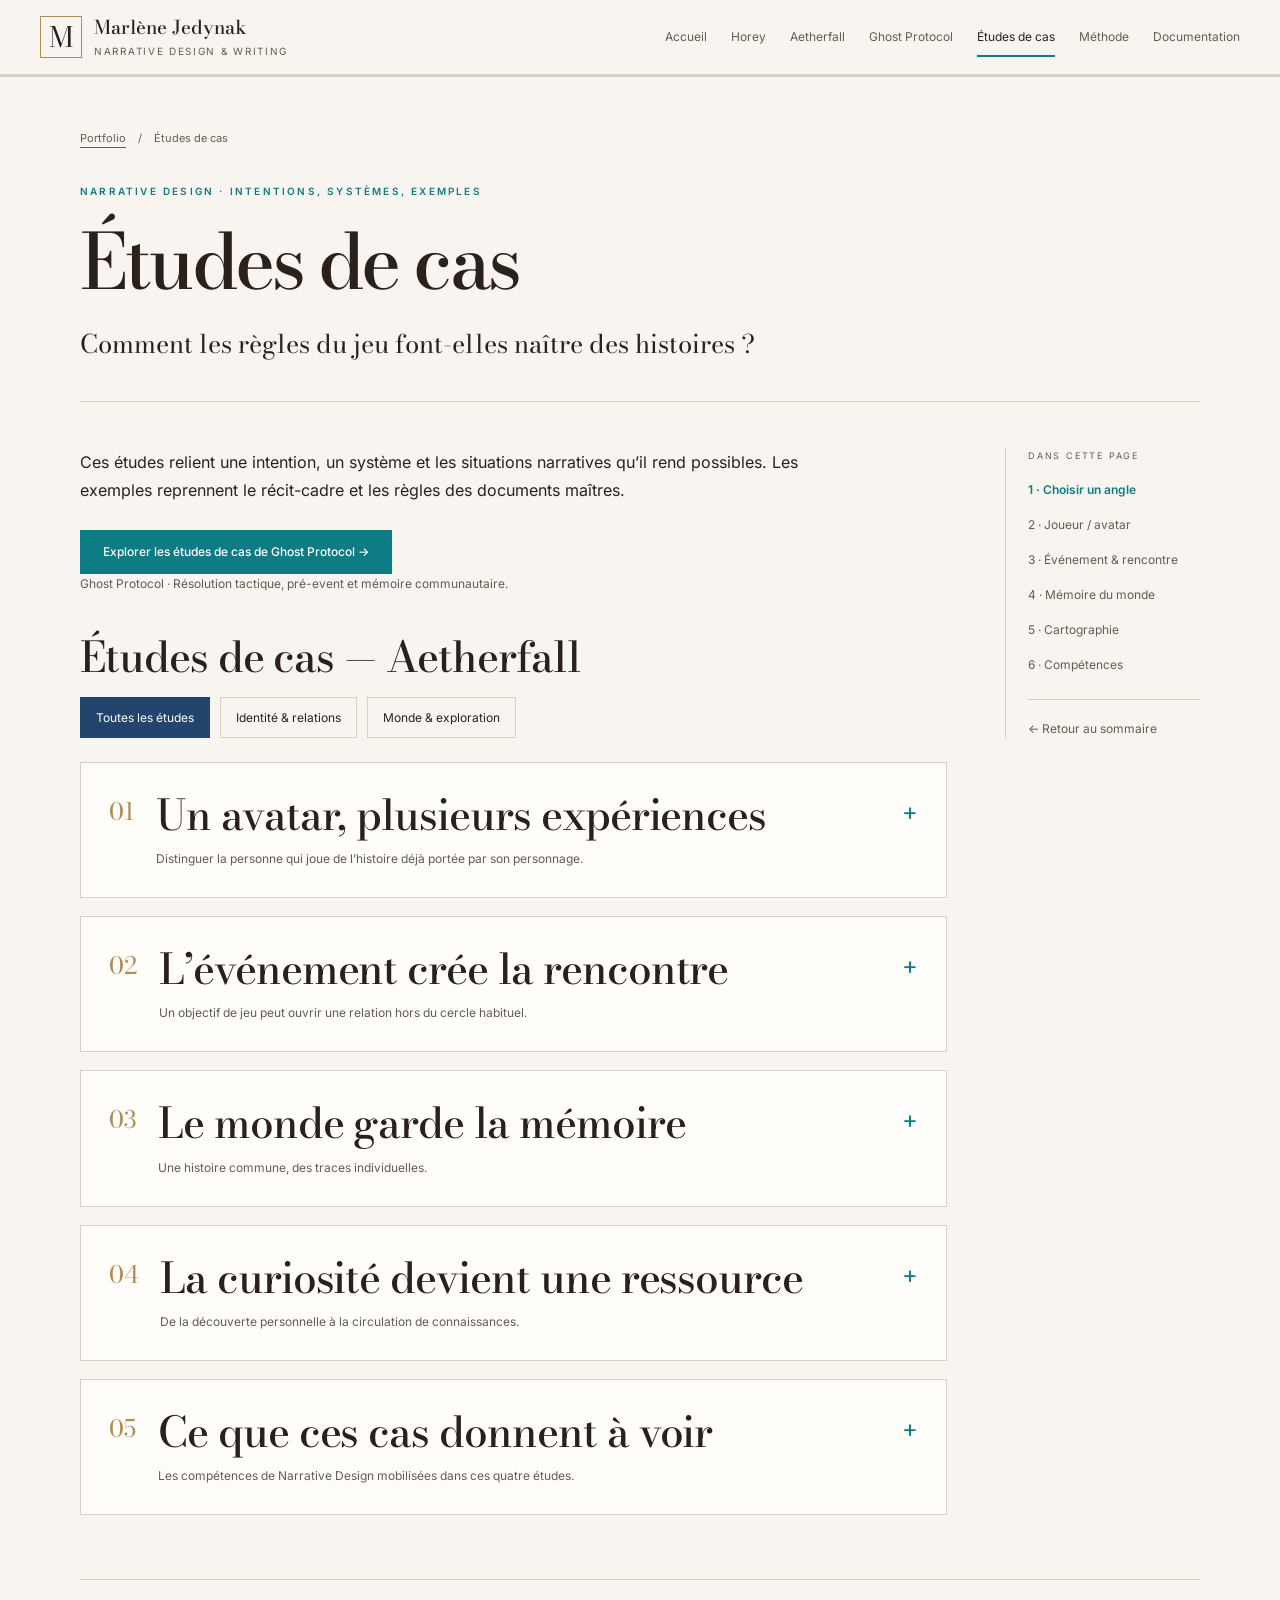
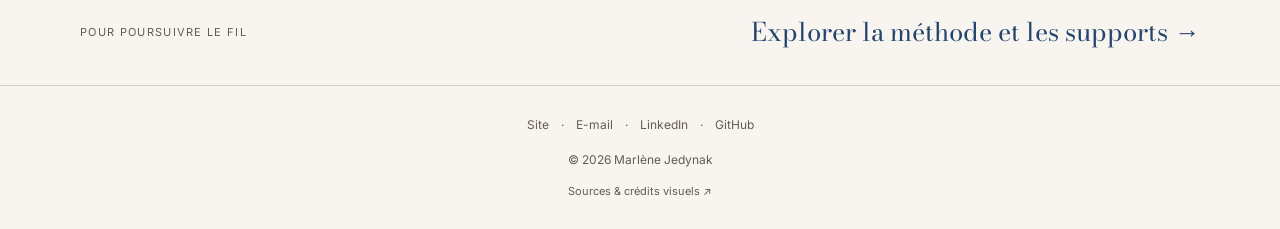
<file: etudes-de-cas.html>
<!DOCTYPE html>
<html lang="fr">

<head>
    <meta charset="utf-8">
    <meta name="viewport" content="width=device-width,initial-scale=1">
    <meta name="robots" content="index,follow">
    <meta name="description"
        content="Portfolio de Narrative Design de Marlène Jedynak : Horey, Aetherfall, Ghost Protocol, systèmes et études de cas.">
    <meta name="color-scheme" content="light">
    <title>Études de cas — Portfolio Narrative Design</title>
    <link rel="icon" href="assets/favicon.svg" type="image/svg+xml">
    <link rel="stylesheet" href="style.css">
    <link rel="stylesheet" href="fonts.css">
    <script defer src="app.js"></script><noscript>
        <style>
            [role=tabpanel][hidden] {
                display: block !important
            }

            [role=tablist],
            .simulation {
                display: none !important
            }
        </style>
    </noscript>
</head>

<body>
    <a class="skip" href="#main">Aller au contenu</a>
    <header class="topbar">
        <div class="topbar-inner"><a class="brand" href="index.html"
                aria-label="Marlène Jedynak, accueil du portfolio"><span class="brand-symbol"
                    aria-hidden="true">M</span><span><strong>Marlène Jedynak</strong><small>Narrative Design &amp;
                        Writing</small></span></a>
            <nav class="desktop-nav" aria-label="Navigation principale"><a href="index.html">Accueil</a><a
                    href="horey.html">Horey</a><a href="aetherfall.html">Aetherfall</a><a href="ghost-protocol-projet.html">Ghost Protocol</a><a href="etudes-de-cas.html"
                    aria-current="page">Études de cas</a><a href="methode.html">Méthode</a><a
                    href="documentation.html">Documentation</a></nav>
            <details class="mobile-nav">
                <summary>Menu</summary>
                <nav aria-label="Navigation mobile"><a href="index.html">Accueil</a><a href="horey.html">Horey</a><a
                        href="aetherfall.html">Aetherfall</a><a href="ghost-protocol-projet.html">Ghost Protocol</a><a href="etudes-de-cas.html" aria-current="page">Études de
                        cas</a><a href="methode.html">Méthode</a><a href="documentation.html">Documentation</a></nav>
            </details>
        </div>
        <div class="progress" aria-hidden="true"><span></span></div>
    </header>
    <main class="shell" id="main">
        <header class="page-header">
            <nav class="breadcrumbs" aria-label="Fil d’Ariane"><a href="index.html">Portfolio</a><span
                    aria-hidden="true">/</span><span aria-current="page">Études de cas</span></nav>
            <p class="eyebrow">Narrative Design · Intentions, systèmes, exemples</p>
            <h1>Études de cas</h1>
            <p class="lead">Comment les règles du jeu font-elles naître des histoires ?</p>
        </header>
        <div class="page-grid">
            <div class="content">
                <section class="content-section" id="lecture" data-section>
                    <p>Ces études relient une intention, un système et les situations narratives qu’il rend possibles.
                        Les exemples reprennent le récit-cadre et les règles des documents maîtres.</p>
                    <div class="actions">
                        <a class="button" href="ghost-protocol-etude-de-cas.html">Explorer les études de cas de Ghost Protocol →</a>
                    </div>
                    <p class="note">Ghost Protocol · Résolution tactique, pré-event et mémoire communautaire.</p>
                    <h2 style="margin-top: 2.5rem; margin-bottom: 1rem;">Études de cas — Aetherfall</h2>
                    <div class="filters" role="group" aria-label="Filtrer les études de cas d’Aetherfall"><button class="filter"
                            data-filter="all" aria-pressed="true" type="button">Toutes les études</button><button
                            class="filter" data-filter="identity" aria-pressed="false" type="button">Identité &amp;
                            relations</button><button class="filter" data-filter="world" aria-pressed="false"
                            type="button">Monde &amp; exploration</button></div>
                    <p id="filter-status" class="screen-reader" role="status" aria-live="polite">4 études de cas
                        affichées.</p>
                </section>
                <details id="joueur-avatar" class="study" data-study="identity" data-section>
                    <summary><span class="number">01</span>
                        <div>
                            <h2>Un avatar, plusieurs expériences</h2>
                            <p>Distinguer la personne qui joue de l’histoire déjà portée par son personnage.</p>
                        </div><span class="plus" aria-hidden="true">+</span>
                    </summary>
                    <div class="study-body">
                        <h3>Question de conception</h3>
                        <p>Comment faire d’un changement de joueur le moteur d’une nouvelle expérience, tout en
                            conservant l’identité et le passé de l’avatar ?</p>
                        <h3>Choix de conception</h3>
                        <p>Karina conserve son parcours dans un monde persistant. Les motivations et la manière de jouer
                            changent lorsque Ewen prend temporairement le relais de Karin.</p>
                        <h3>Exemple dans le projet</h3>
                        <p>Karin Reese joue Karina depuis l’ouverture du jeu. Sept ans plus tard, son hospitalisation
                            conduit son frère jumeau Ewen à utiliser son avatar pour participer à un événement. Ewen
                            connaît déjà Aetherfall, mais son expérience de Ghost Protocol a développé une pratique plus
                            rapide et réactive.</p>
                        <h3>Effet recherché</h3>
                        <p>Faire coexister la continuité sociale de l’avatar et une nouvelle manière de le jouer. Les
                            relations et les choix peuvent évoluer sans effacer l’histoire antérieure du personnage.</p>
                        <div class="actions"><a class="text-link" href="aetherfall.html#identite">Le système de
                                progression →</a><a class="text-link" href="documentation.html#doc-2">Expérience joueur
                                →</a></div>
                    </div>
                </details>
                <details id="evenement" class="study" data-study="identity" data-section>
                    <summary><span class="number">02</span>
                        <div>
                            <h2>L’événement crée la rencontre</h2>
                            <p>Un objectif de jeu peut ouvrir une relation hors du cercle habituel.</p>
                        </div><span class="plus" aria-hidden="true">+</span>
                    </summary>
                    <div class="study-body">
                        <h3>Question de conception</h3>
                        <p>Comment créer les conditions d’une rencontre à partir d’un besoin de gameplay ?</p>
                        <h3>Choix de conception</h3>
                        <p>Le parcours Mariage Bond demande un duo. Les parcours Mariage Bond et Wolf sont exclusifs sur
                            un même compte ; le choix de chacun modifie les partenaires disponibles.</p>
                        <h3>Exemple dans le projet</h3>
                        <p>Karin souhaite obtenir Shane des Rivages Pourpres, mais ne peut pas participer elle-même.
                            Atea poursuit Wolf. Ewen, qui remplace Karin, doit chercher un partenaire en dehors de leur
                            cercle habituel. Il choisit Asher Kline, joueur de Tergen, dont le style méthodique et fondé
                            sur l’anticipation complète le sien.</p>
                        <h3>Effet recherché</h3>
                        <p>Faire naître une relation d’une contrainte compréhensible pour le joueur. La rencontre
                            s’inscrit dans l’expérience sociale et les objectifs de l’événement.</p>
                        <div class="actions"><a class="text-link" href="aetherfall.html#persistance">Essayer les
                                parcours de l’événement →</a><a class="text-link"
                                href="documentation.html#doc-7">Expérience sociale →</a></div>
                    </div>
                </details>
                <details id="monde-persistant" class="study" data-study="world" data-section>
                    <summary><span class="number">03</span>
                        <div>
                            <h2>Le monde garde la mémoire</h2>
                            <p>Une histoire commune, des traces individuelles.</p>
                        </div><span class="plus" aria-hidden="true">+</span>
                    </summary>
                    <div class="study-body">
                        <h3>Question de conception</h3>
                        <p>Comment faire évoluer durablement un MMORPG tout en respectant les parcours que les joueurs
                            ont choisis ?</p>
                        <h3>Choix de conception</h3>
                        <p>Une transition historique ouvre un nouveau continent à tous. Les participations et
                            récompenses restent propres aux comptes ; les parcours historiques terminés ne sont pas
                            rejouables. Les anciens cycles sont documentés dans les archives.</p>
                        <h3>Exemple dans le projet</h3>
                        <p>Mariage Bond ferme un cycle associé à Shane. Wolf ouvre une nouvelle page. À la fin de la
                            transition, Shane meurt, Wolf apparaît et le territoire s’ouvre aussi aux non-participants.
                            Les objets et récompenses obtenus restent conservés.</p>
                        <h3>Effet recherché</h3>
                        <p>Donner une mémoire au monde et une valeur aux traces individuelles. La non-participation
                            demeure un choix possible, sans suspendre l’histoire collective.</p>
                        <div class="actions"><a class="text-link" href="aetherfall.html#event-simulation">Explorer les
                                conséquences →</a><a class="text-link" href="documentation.html#doc-4">Monde persistant
                                →</a></div>
                    </div>
                </details>
                <details id="cartographie" class="study" data-study="world" data-section>
                    <summary><span class="number">04</span>
                        <div>
                            <h2>La curiosité devient une ressource</h2>
                            <p>De la découverte personnelle à la circulation de connaissances.</p>
                        </div><span class="plus" aria-hidden="true">+</span>
                    </summary>
                    <div class="study-body">
                        <h3>Question de conception</h3>
                        <p>Comment récompenser l’exploration par autre chose qu’un contenu distribué automatiquement ?
                        </p>
                        <h3>Choix de conception</h3>
                        <p>Le jeu enregistre la localisation d’un lieu découvert, tandis que les informations détaillées
                            dépendent des observations du joueur. Ces connaissances peuvent être conservées, partagées
                            ou monnayées.</p>
                        <h3>Exemple dans le projet</h3>
                        <p>Le cartographe découvre Courtine, ville-oasis au sud du Grand Désert. La ville apparaît sur
                            sa carte générale. Ses observations révèlent ensuite un ravitaillement, des ruines et un
                            donjon souterrain. L’exploration des ruines peut déclencher une quête sur l’histoire de
                            Courtine et un trésor enfoui.</p>
                        <h3>Effet recherché</h3>
                        <p>Faire de la curiosité une ressource narrative, sociale et économique. Un lieu peut être un
                            simple passage pour un joueur et le point de départ d’une aventure pour un autre.</p>
                        <div class="actions"><a class="text-link" href="documentation.html#doc-5">Narration &amp;
                                événements →</a><a class="text-link" href="methode.html#supports">La fonction d’une
                                carte →</a></div>
                    </div>
                </details>
                <details id="reperes" class="study" data-section>
                    <summary><span class="number">05</span>
                        <div>
                            <h2>Ce que ces cas donnent à voir</h2>
                            <p>Les compétences de Narrative Design mobilisées dans ces quatre études.</p>
                        </div><span class="plus" aria-hidden="true">+</span>
                    </summary>
                    <div class="study-body">
                        <div class="table-wrap">
                            <table>
                                <caption class="screen-reader">Correspondance entre études et compétences de conception
                                </caption>
                                <thead>
                                    <tr>
                                        <th>Étude</th>
                                        <th>Élément de Narrative Design</th>
                                    </tr>
                                </thead>
                                <tbody>
                                    <tr>
                                        <td>Joueur / avatar</td>
                                        <td>Articuler identité, progression et récit-cadre</td>
                                    </tr>
                                    <tr>
                                        <td>Événement / rencontre</td>
                                        <td>Relier conditions de participation et expérience sociale</td>
                                    </tr>
                                    <tr>
                                        <td>Monde persistant</td>
                                        <td>Concevoir chronologie, conséquences et mémoire</td>
                                    </tr>
                                    <tr>
                                        <td>Cartographie</td>
                                        <td>Faire circuler la narration à travers l’exploration et l’information</td>
                                    </tr>
                                </tbody>
                            </table>
                        </div>
                        <p class="note">Ces effets expriment des intentions de conception. Aetherfall est un projet fictif ;
                            aucun résultat de playtest n’est revendiqué.</p>
                    </div>
                </details>
            </div>
            <aside class="toc" aria-label="Sommaire de la page">
                <p>Dans cette page</p>
                <ol>
                    <li><a href="#lecture">1 · Choisir un angle</a></li>
                    <li><a href="#joueur-avatar">2 · Joueur / avatar</a></li>
                    <li><a href="#evenement">3 · Événement & rencontre</a></li>
                    <li><a href="#monde-persistant">4 · Mémoire du monde</a></li>
                    <li><a href="#cartographie">5 · Cartographie</a></li>
                    <li><a href="#reperes">6 · Compétences</a></li>
                </ol><a class="back" href="index.html">← Retour au sommaire</a>
            </aside>
        </div>
        <div class="continuation">
            <p>Pour poursuivre le fil</p><a href="methode.html">Explorer la méthode et les supports <span
                    aria-hidden="true">→</span></a>
        </div><noscript>
            <p class="note">Les textes, le sommaire et les documents restent accessibles. Activez JavaScript pour les
                filtres, les onglets et la simulation.</p>
        </noscript>
    </main>
    <footer class="site-footer">
  <div class="footer-links">
    <a href="https://lalanternedelombre.fr/" target="_blank" rel="noopener noreferrer">Site</a>
    <span aria-hidden="true">·</span>

    <a href="mailto:sylviewozny@gmx.fr">E-mail</a>
    <span aria-hidden="true">·</span>

    <a href="https://www.linkedin.com/in/sylvie-wozny-b9975b333/" target="_blank" rel="noopener noreferrer">LinkedIn</a>
    <span aria-hidden="true">·</span>

    <a href="https://marlenejedynak.github.io/" target="_blank" rel="noopener noreferrer">GitHub</a>
  </div>

  <p class="footer-copyright">
    © <span id="current-year">2026</span> Marlène Jedynak
  </p>

  <a href="methode.html#credits" class="footer-credits">
    Sources &amp; crédits visuels ↗
  </a>
</footer>
    <dialog id="image-dialog" class="lightbox" aria-labelledby="image-caption"><button class="close" type="button"
            aria-label="Fermer l’image agrandie">Fermer ×</button><img src="assets/horey-map.webp" alt="">
        <p id="image-caption"></p>
    </dialog>
</body>

</html>
</file>
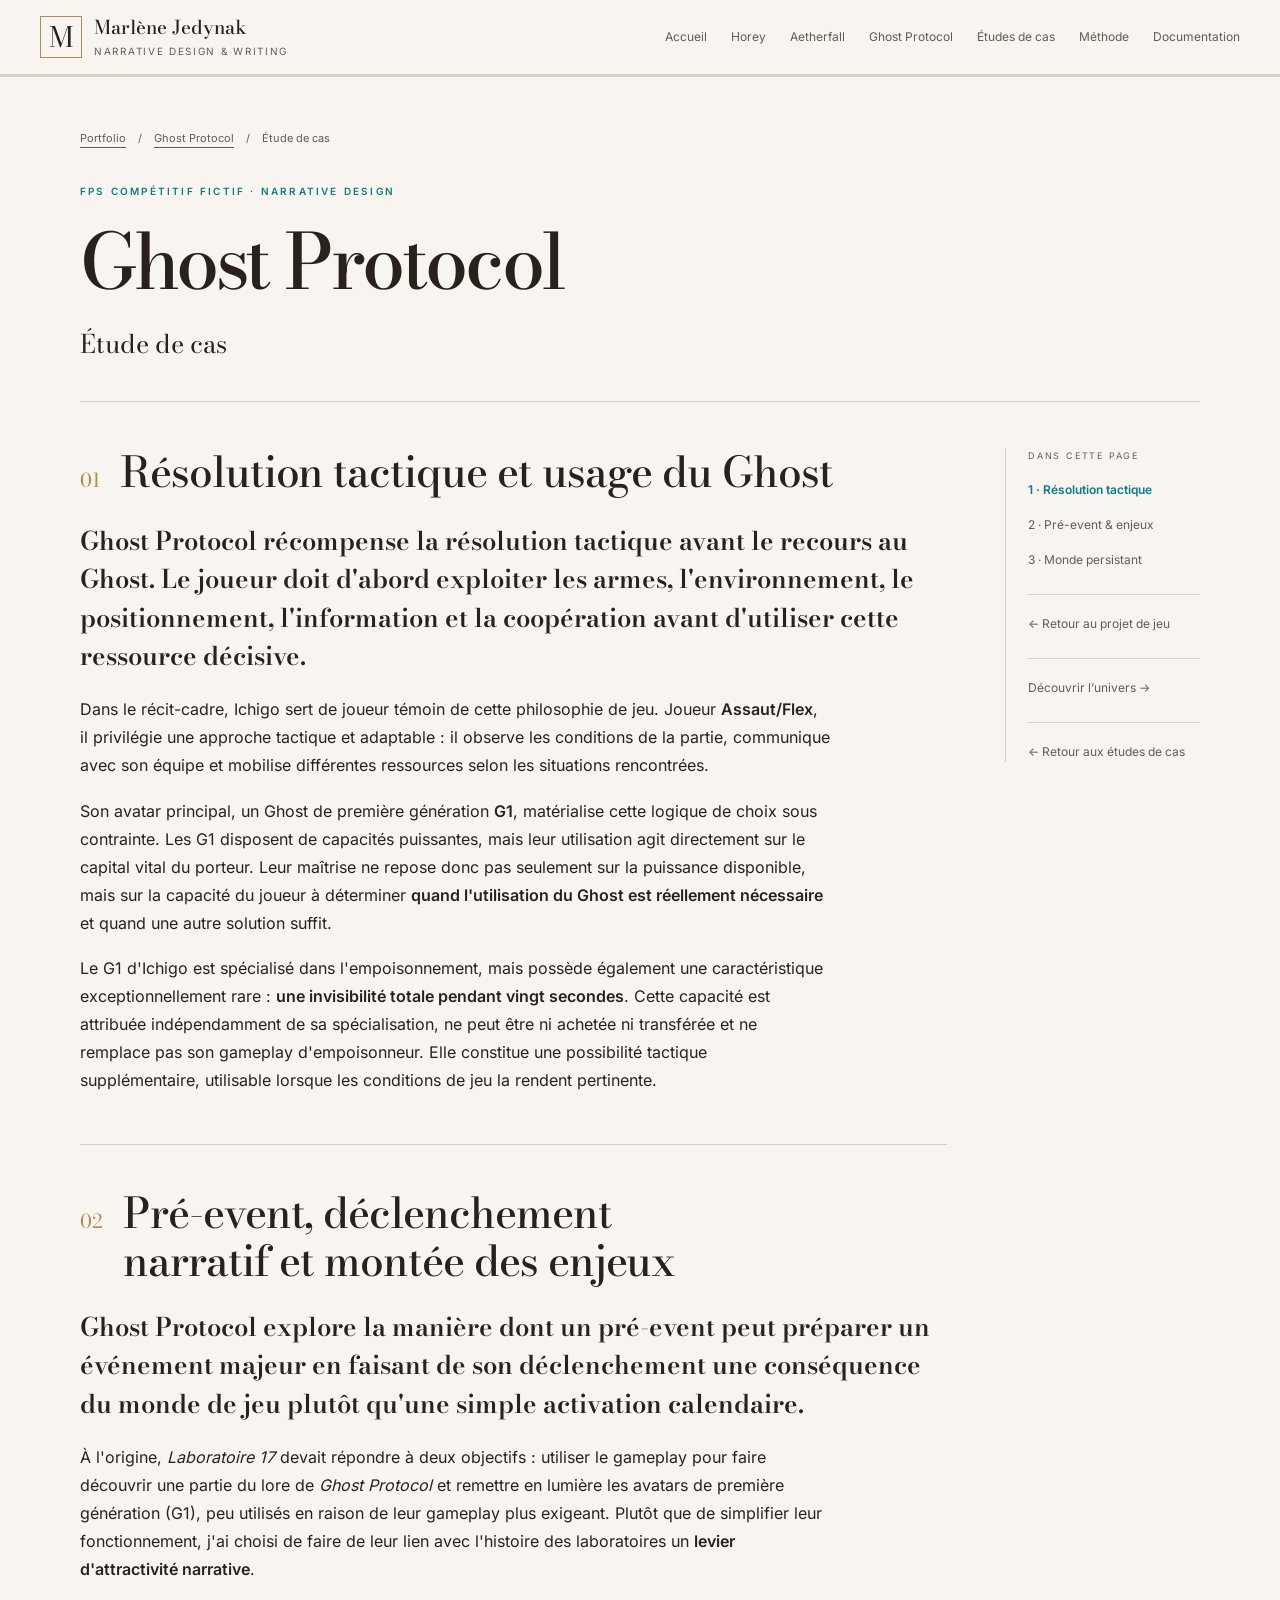
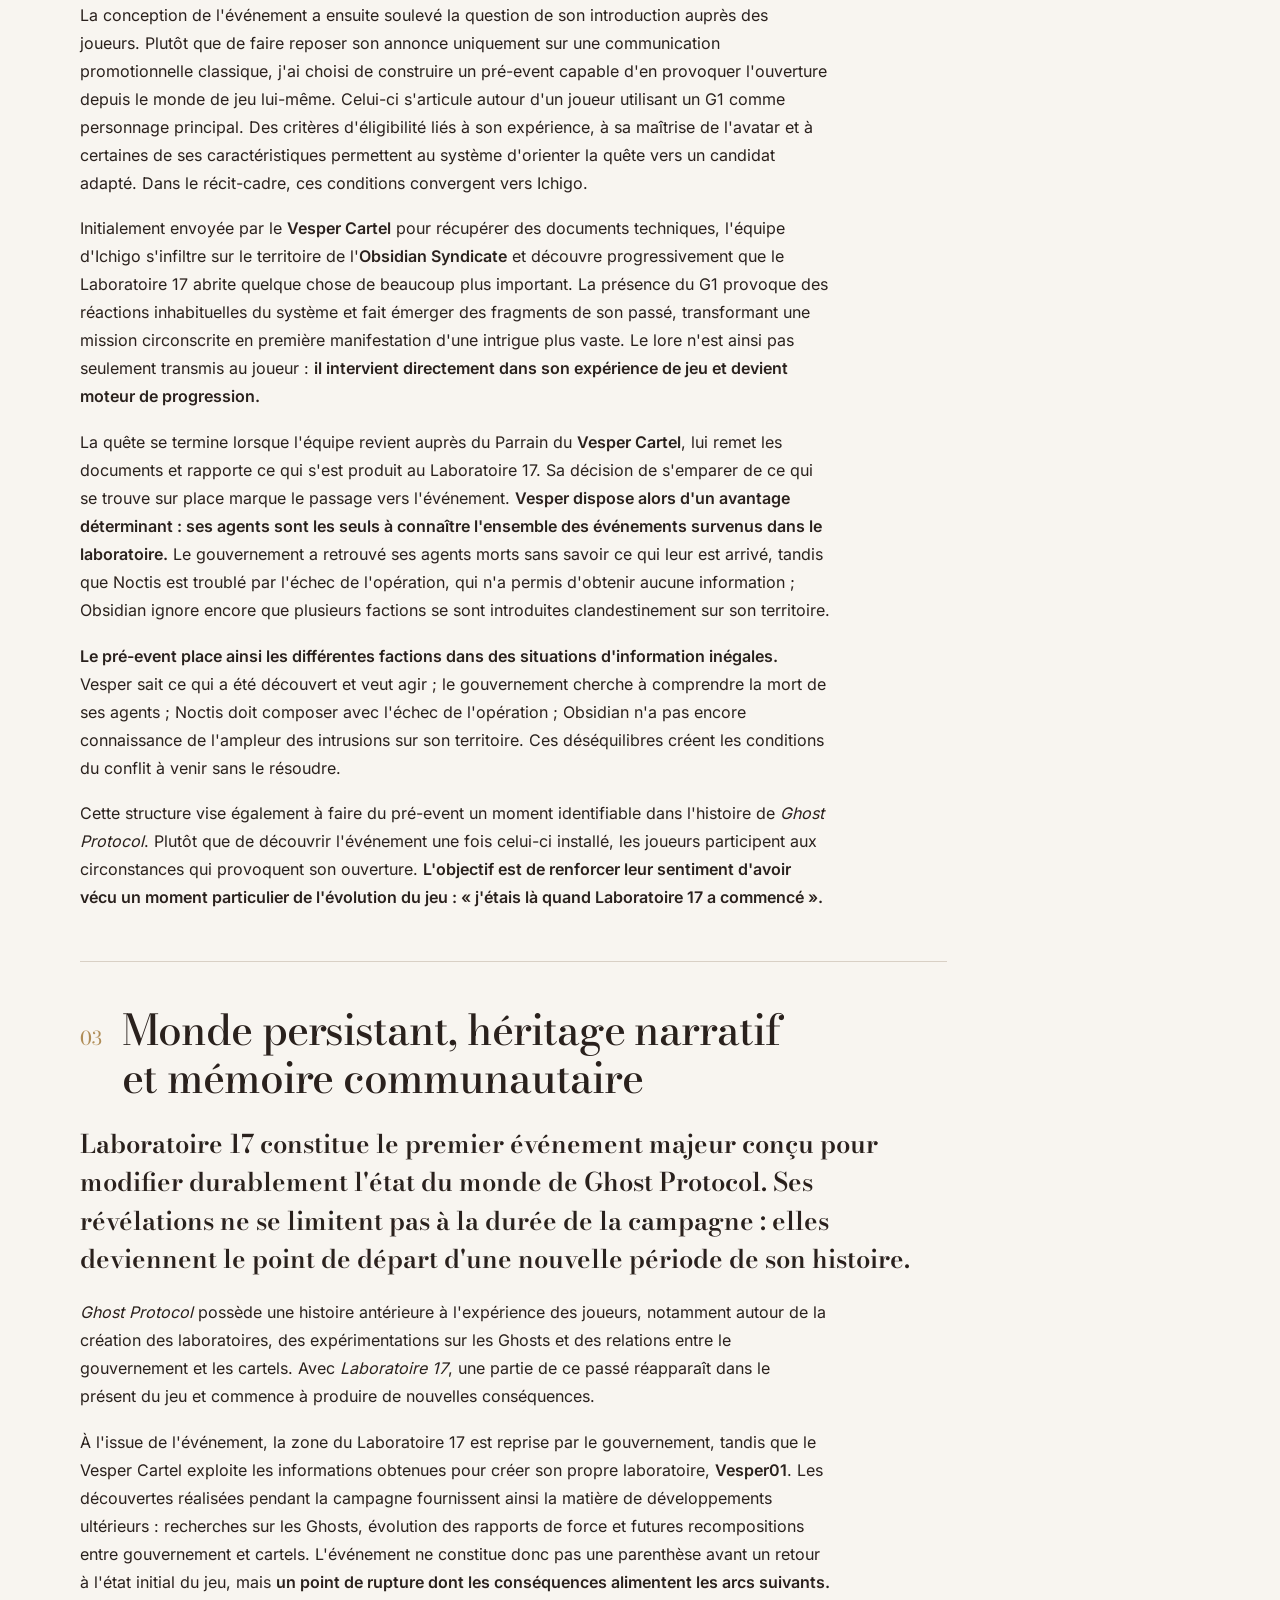
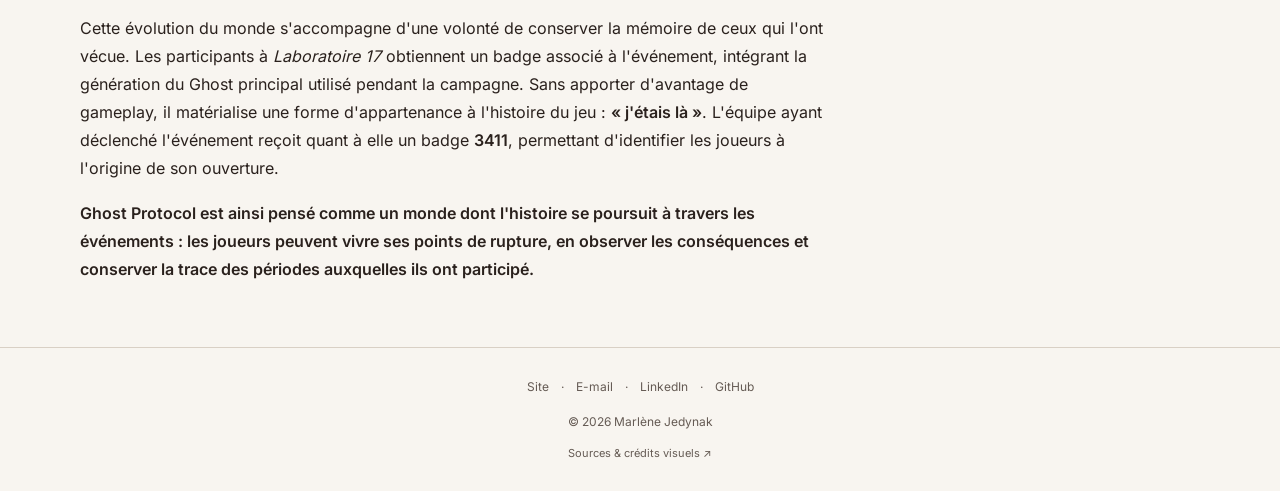
<file: ghost-protocol-etude-de-cas.html>
<!DOCTYPE html>
<html lang="fr">

<head>
    <meta charset="utf-8">
    <meta name="viewport" content="width=device-width,initial-scale=1">
    <meta name="robots" content="index,follow">
    <meta name="description"
        content="Ghost Protocol — Étude de cas du portfolio de Narrative Design de Marlène Jedynak.">
    <meta name="color-scheme" content="light">

    <title>Ghost Protocol · Étude de cas — Portfolio Narrative Design</title>

    <link rel="icon" href="assets/favicon.svg" type="image/svg+xml">
    <link rel="stylesheet" href="style.css">
    <link rel="stylesheet" href="fonts.css">

    <script defer src="app.js"></script>

    <noscript>
        <style>
            [role=tabpanel][hidden] {
                display: block !important
            }

            [role=tablist],
            .simulation {
                display: none !important
            }
        </style>
    </noscript>
</head>

<body>

    <a class="skip" href="#main">Aller au contenu</a>

    <header class="topbar">
        <div class="topbar-inner">

            <a class="brand" href="index.html"
                aria-label="Marlène Jedynak, accueil du portfolio">
                <span class="brand-symbol" aria-hidden="true">M</span>
                <span>
                    <strong>Marlène Jedynak</strong>
                    <small>Narrative Design &amp; Writing</small>
                </span>
            </a>

            <nav class="desktop-nav" aria-label="Navigation principale">
                <a href="index.html">Accueil</a>
                <a href="horey.html">Horey</a>
                <a href="aetherfall.html">Aetherfall</a>
                <a href="ghost-protocol-projet.html" aria-current="true">Ghost Protocol</a>
                <a href="etudes-de-cas.html">Études de cas</a>
                <a href="methode.html">Méthode</a>
                <a href="documentation.html">Documentation</a>
            </nav>

            <details class="mobile-nav">
                <summary>Menu</summary>
                <nav aria-label="Navigation mobile">
                    <a href="index.html">Accueil</a>
                    <a href="horey.html">Horey</a>
                    <a href="aetherfall.html">Aetherfall</a>
                    <a href="ghost-protocol-projet.html" aria-current="true">Ghost Protocol</a>
                    <a href="etudes-de-cas.html">Études de cas</a>
                    <a href="methode.html">Méthode</a>
                    <a href="documentation.html">Documentation</a>
                </nav>
            </details>

        </div>

        <div class="progress" aria-hidden="true">
            <span></span>
        </div>
    </header>

    <main class="shell" id="main">

        <header class="page-header">

            <nav class="breadcrumbs" aria-label="Fil d’Ariane">
                <a href="index.html">Portfolio</a>
                <span aria-hidden="true">/</span>
                <a href="ghost-protocol-projet.html">Ghost Protocol</a>
                <span aria-hidden="true">/</span>
                <span aria-current="page">Étude de cas</span>
            </nav>

            <p class="eyebrow">FPS compétitif fictif · Narrative Design</p>

            <h1>Ghost Protocol</h1>

            <p class="lead">Étude de cas</p>

        </header>

        <div class="page-grid">

            <div class="content">

                <!-- 01 — RÉSOLUTION TACTIQUE -->

                <section id="resolution-tactique" class="content-section" data-section>

                    <div class="section-heading">
                        <span class="number">01</span>
                        <h2>Résolution tactique et usage du Ghost</h2>
                    </div>

                    <p class="lead">
                        <strong>Ghost Protocol récompense la résolution tactique avant le recours au Ghost. Le joueur doit d'abord exploiter les armes, l'environnement, le positionnement, l'information et la coopération avant d'utiliser cette ressource décisive.</strong>
                    </p>

                    <p>
                        Dans le récit-cadre, Ichigo sert de joueur témoin de cette philosophie de jeu. Joueur <strong>Assaut/Flex</strong>, il privilégie une approche tactique et adaptable : il observe les conditions de la partie, communique avec son équipe et mobilise différentes ressources selon les situations rencontrées.
                    </p>

                    <p>
                        Son avatar principal, un Ghost de première génération <strong>G1</strong>, matérialise cette logique de choix sous contrainte. Les G1 disposent de capacités puissantes, mais leur utilisation agit directement sur le capital vital du porteur. Leur maîtrise ne repose donc pas seulement sur la puissance disponible, mais sur la capacité du joueur à déterminer <strong>quand l'utilisation du Ghost est réellement nécessaire</strong> et quand une autre solution suffit.
                    </p>

                    <p>
                        Le G1 d'Ichigo est spécialisé dans l'empoisonnement, mais possède également une caractéristique exceptionnellement rare : <strong>une invisibilité totale pendant vingt secondes</strong>. Cette capacité est attribuée indépendamment de sa spécialisation, ne peut être ni achetée ni transférée et ne remplace pas son gameplay d'empoisonneur. Elle constitue une possibilité tactique supplémentaire, utilisable lorsque les conditions de jeu la rendent pertinente.
                    </p>

                </section>

                <!-- 02 — PRÉ-EVENT -->

                <section id="pre-event" class="content-section" data-section>

                    <div class="section-heading">
                        <span class="number">02</span>
                        <h2>Pré-event, déclenchement narratif et montée des enjeux</h2>
                    </div>

                    <p class="lead">
                        <strong>Ghost Protocol explore la manière dont un pré-event peut préparer un événement majeur en faisant de son déclenchement une conséquence du monde de jeu plutôt qu'une simple activation calendaire.</strong>
                    </p>

                    <p>
                        À l'origine, <em>Laboratoire 17</em> devait répondre à deux objectifs : utiliser le gameplay pour faire découvrir une partie du lore de <em>Ghost Protocol</em> et remettre en lumière les avatars de première génération (G1), peu utilisés en raison de leur gameplay plus exigeant. Plutôt que de simplifier leur fonctionnement, j'ai choisi de faire de leur lien avec l'histoire des laboratoires un <strong>levier d'attractivité narrative</strong>.
                    </p>

                    <p>
                        La conception de l'événement a ensuite soulevé la question de son introduction auprès des joueurs. Plutôt que de faire reposer son annonce uniquement sur une communication promotionnelle classique, j'ai choisi de construire un pré-event capable d'en provoquer l'ouverture depuis le monde de jeu lui-même. Celui-ci s'articule autour d'un joueur utilisant un G1 comme personnage principal. Des critères d'éligibilité liés à son expérience, à sa maîtrise de l'avatar et à certaines de ses caractéristiques permettent au système d'orienter la quête vers un candidat adapté. Dans le récit-cadre, ces conditions convergent vers Ichigo.
                    </p>

                    <p>
                        Initialement envoyée par le <strong>Vesper Cartel</strong> pour récupérer des documents techniques, l'équipe d'Ichigo s'infiltre sur le territoire de l'<strong>Obsidian Syndicate</strong> et découvre progressivement que le Laboratoire 17 abrite quelque chose de beaucoup plus important. La présence du G1 provoque des réactions inhabituelles du système et fait émerger des fragments de son passé, transformant une mission circonscrite en première manifestation d'une intrigue plus vaste. Le lore n'est ainsi pas seulement transmis au joueur : <strong>il intervient directement dans son expérience de jeu et devient moteur de progression.</strong>
                    </p>

                    <p>
                        La quête se termine lorsque l'équipe revient auprès du Parrain du <strong>Vesper Cartel</strong>, lui remet les documents et rapporte ce qui s'est produit au Laboratoire 17. Sa décision de s'emparer de ce qui se trouve sur place marque le passage vers l'événement. <strong>Vesper dispose alors d'un avantage déterminant : ses agents sont les seuls à connaître l'ensemble des événements survenus dans le laboratoire.</strong> Le gouvernement a retrouvé ses agents morts sans savoir ce qui leur est arrivé, tandis que Noctis est troublé par l'échec de l'opération, qui n'a permis d'obtenir aucune information ; Obsidian ignore encore que plusieurs factions se sont introduites clandestinement sur son territoire.
                    </p>

                    <p>
                        <strong>Le pré-event place ainsi les différentes factions dans des situations d'information inégales.</strong> Vesper sait ce qui a été découvert et veut agir ; le gouvernement cherche à comprendre la mort de ses agents ; Noctis doit composer avec l'échec de l'opération ; Obsidian n'a pas encore connaissance de l'ampleur des intrusions sur son territoire. Ces déséquilibres créent les conditions du conflit à venir sans le résoudre.
                    </p>

                    <p>
                        Cette structure vise également à faire du pré-event un moment identifiable dans l'histoire de <em>Ghost Protocol</em>. Plutôt que de découvrir l'événement une fois celui-ci installé, les joueurs participent aux circonstances qui provoquent son ouverture. <strong>L'objectif est de renforcer leur sentiment d'avoir vécu un moment particulier de l'évolution du jeu : « j'étais là quand Laboratoire 17 a commencé ».</strong>
                    </p>

                </section>

                <!-- 03 — MONDE PERSISTANT -->

                <section id="monde-persistant" class="content-section" data-section>

                    <div class="section-heading">
                        <span class="number">03</span>
                        <h2>Monde persistant, héritage narratif et mémoire communautaire</h2>
                    </div>

                    <p class="lead">
                        <strong>Laboratoire 17 constitue le premier événement majeur conçu pour modifier durablement l'état du monde de Ghost Protocol. Ses révélations ne se limitent pas à la durée de la campagne : elles deviennent le point de départ d'une nouvelle période de son histoire.</strong>
                    </p>

                    <p>
                        <em>Ghost Protocol</em> possède une histoire antérieure à l'expérience des joueurs, notamment autour de la création des laboratoires, des expérimentations sur les Ghosts et des relations entre le gouvernement et les cartels. Avec <em>Laboratoire 17</em>, une partie de ce passé réapparaît dans le présent du jeu et commence à produire de nouvelles conséquences.
                    </p>

                    <p>
                        À l'issue de l'événement, la zone du Laboratoire 17 est reprise par le gouvernement, tandis que le Vesper Cartel exploite les informations obtenues pour créer son propre laboratoire, <strong>Vesper01</strong>. Les découvertes réalisées pendant la campagne fournissent ainsi la matière de développements ultérieurs : recherches sur les Ghosts, évolution des rapports de force et futures recompositions entre gouvernement et cartels. L'événement ne constitue donc pas une parenthèse avant un retour à l'état initial du jeu, mais <strong>un point de rupture dont les conséquences alimentent les arcs suivants.</strong>
                    </p>

                    <p>
                        Cette évolution du monde s'accompagne d'une volonté de conserver la mémoire de ceux qui l'ont vécue. Les participants à <em>Laboratoire 17</em> obtiennent un badge associé à l'événement, intégrant la génération du Ghost principal utilisé pendant la campagne. Sans apporter d'avantage de gameplay, il matérialise une forme d'appartenance à l'histoire du jeu : <strong>« j'étais là »</strong>. L'équipe ayant déclenché l'événement reçoit quant à elle un badge <strong>3411</strong>, permettant d'identifier les joueurs à l'origine de son ouverture.
                    </p>

                    <p>
                        <strong>Ghost Protocol est ainsi pensé comme un monde dont l'histoire se poursuit à travers les événements : les joueurs peuvent vivre ses points de rupture, en observer les conséquences et conserver la trace des périodes auxquelles ils ont participé.</strong>
                    </p>

                </section>

            </div>

            <!-- SOMMAIRE LATÉRAL -->

            <aside class="toc" aria-label="Sommaire de la page">

                <p>Dans cette page</p>

                <ol>
                    <li>
                        <a href="#resolution-tactique">1 · Résolution tactique</a>
                    </li>
                    <li>
                        <a href="#pre-event">2 · Pré-event &amp; enjeux</a>
                    </li>
                    <li>
                        <a href="#monde-persistant">3 · Monde persistant</a>
                    </li>
                </ol>

                <a class="back" href="ghost-protocol-projet.html">← Retour au projet de jeu</a>
                <a class="back" href="ghost-protocol.html">Découvrir l’univers →</a>
                <a class="back" href="etudes-de-cas.html">← Retour aux études de cas</a>

            </aside>

        </div>

    </main>

    <!-- PIED DE PAGE -->

    <footer class="site-footer">

        <div class="footer-links">

            <a href="https://lalanternedelombre.fr/" target="_blank" rel="noopener noreferrer">Site</a>

            <span aria-hidden="true">·</span>

            <a href="mailto:sylviewozny@gmx.fr">E-mail</a>

            <span aria-hidden="true">·</span>

            <a href="https://www.linkedin.com/in/sylvie-wozny-b9975b333/" target="_blank" rel="noopener noreferrer">LinkedIn</a>

            <span aria-hidden="true">·</span>

            <a href="https://marlenejedynak.github.io/" target="_blank" rel="noopener noreferrer">GitHub</a>

        </div>

        <p class="footer-copyright">
            © <span id="current-year">2026</span> Marlène Jedynak
        </p>

        <a href="methode.html#credits" class="footer-credits">
            Sources &amp; crédits visuels ↗
        </a>

    </footer>

</body>

</html>
</file>
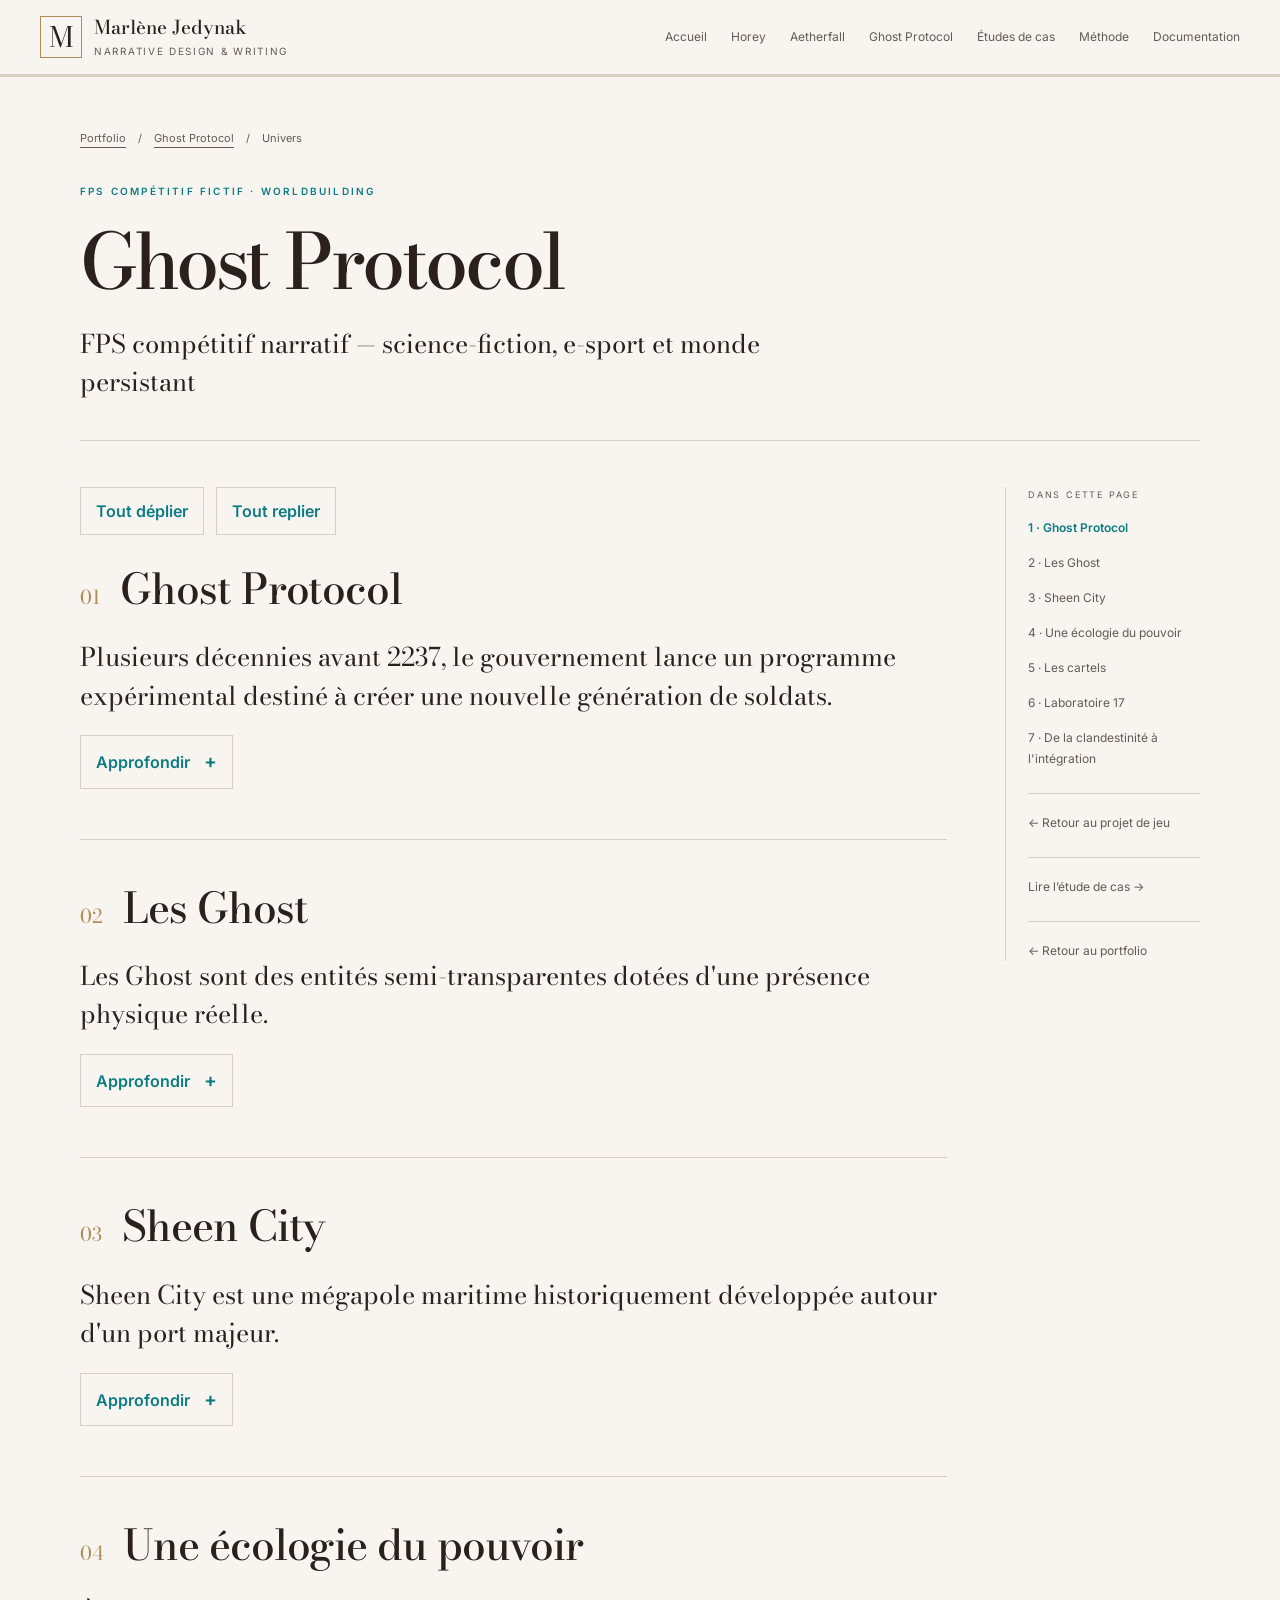
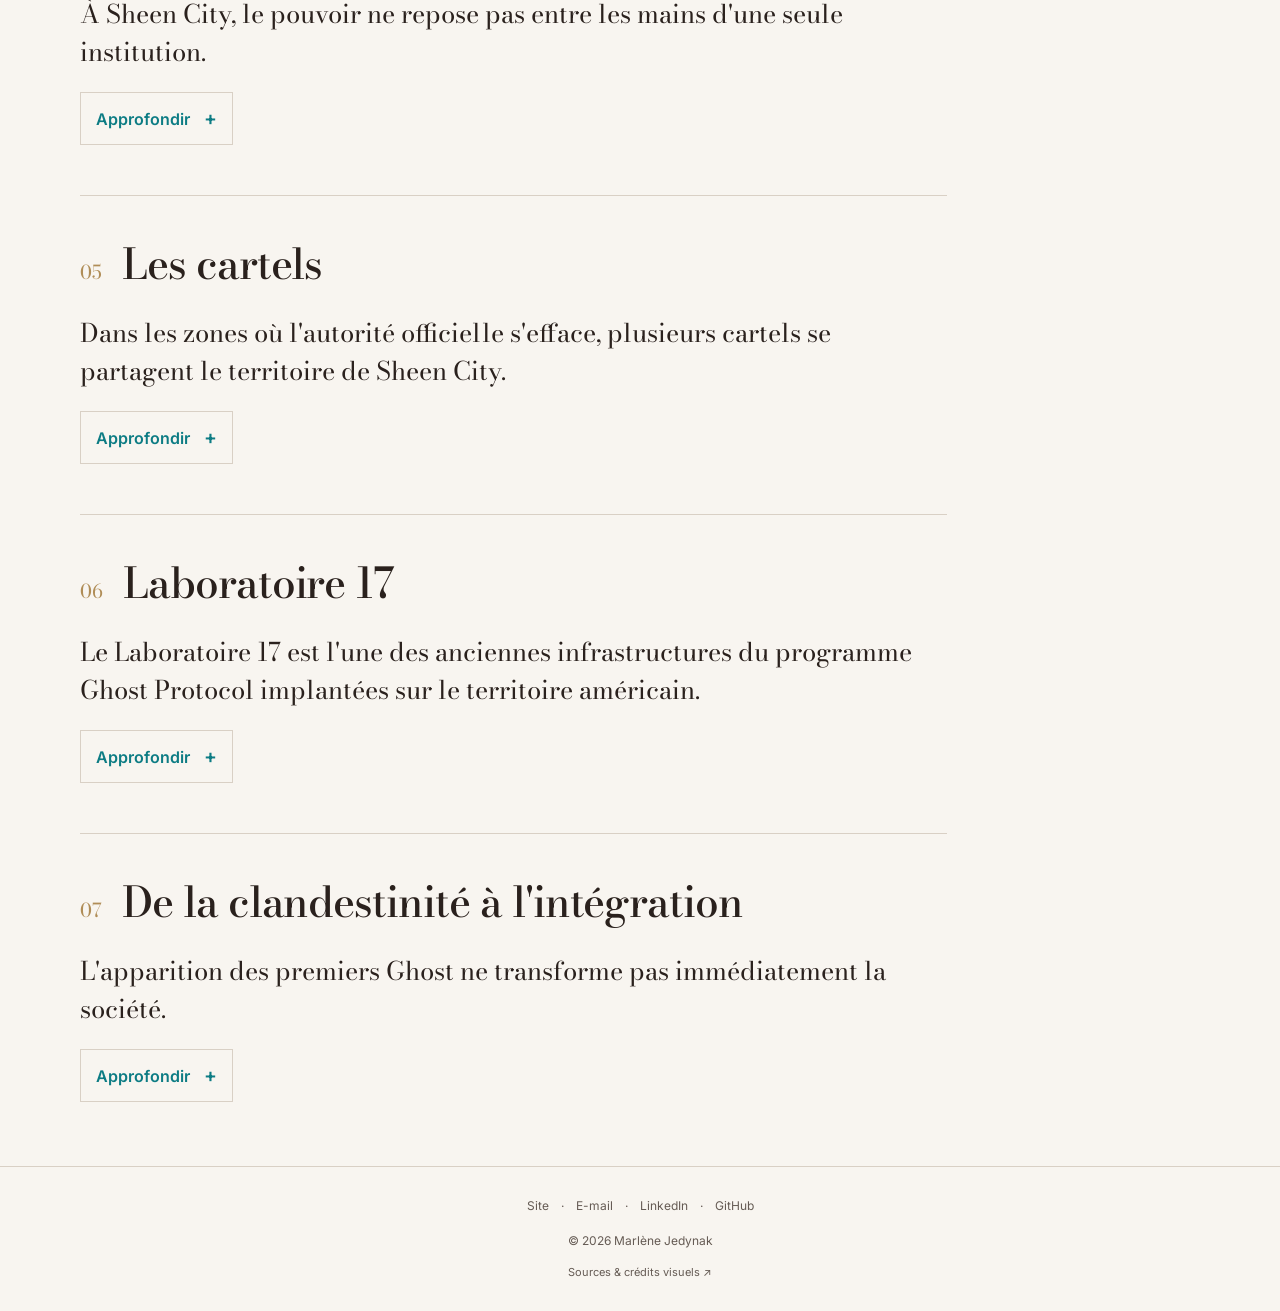
<file: ghost-protocol.html>
<!DOCTYPE html>
<html lang="fr">

<head>
    <meta charset="utf-8">
    <meta name="viewport" content="width=device-width,initial-scale=1">
    <meta name="robots" content="index,follow">
    <meta name="description" content="Ghost Protocol — Univers et worldbuilding.">
    <meta name="color-scheme" content="light">

    <title>Ghost Protocol · Univers — Portfolio Narrative Design</title>

    <link rel="icon" href="assets/favicon.svg" type="image/svg+xml">
    <link rel="stylesheet" href="style.css">
    <link rel="stylesheet" href="fonts.css">

    <script defer src="app.js"></script>

    <!-- STYLES COMPLÉMENTAIRES -->

    <style>
        .gp-tools {
            display: flex;
            flex-wrap: wrap;
            gap: 12px;
            margin-bottom: 30px;
        }

        .gp-tools[hidden] {
            display: none;
        }

        .gp-tools button,
        .gp-details summary {
            color: var(--teal);
            font: inherit;
            font-weight: 600;
            background: transparent;
            border: 1px solid var(--line);
            padding: 9px 15px;
            cursor: pointer;
        }

        .gp-details summary {
            display: inline-flex;
            align-items: center;
            gap: 14px;
            list-style: none;
        }

        .gp-details summary::-webkit-details-marker {
            display: none;
        }

        .gp-details summary::after {
            content: '+';
            font-size: 1.2em;
        }

        .gp-details[open] summary::after {
            content: '−';
        }

        .gp-close,
        .gp-details[open] .gp-open {
            display: none;
        }

        .gp-details[open] .gp-close {
            display: inline;
        }

        .gp-body {
            padding-top: 24px;
        }

        .gp-figure {
            margin: 28px 0;
        }

        .gp-figure img {
            display: block;
            width: 100%;
            height: auto;
            border-radius: 4px;
        }

        .gp-tools button:focus-visible,
        .gp-details summary:focus-visible {
            outline: 2px solid var(--teal);
            outline-offset: 3px;
        }

        .gp-details .panel[hidden] {
            display: none;
        }

        @media print {
            .gp-tools,
            .gp-details summary {
                display: none;
            }

            .gp-details:not([open]) > .gp-body,
            .gp-details .panel[hidden] {
                display: block !important;
            }
        }
    </style>

    <noscript>
        <style>
            [role=tabpanel][hidden],
            .gp-details .panel[hidden] {
                display: block !important;
            }

            [role=tablist],
            .simulation {
                display: none !important;
            }
        </style>
    </noscript>

</head>

<body>

    <a class="skip" href="#main">Aller au contenu</a>

    <!-- NAVIGATION PRINCIPALE -->

    <header class="topbar">

        <div class="topbar-inner">

            <a class="brand" href="index.html"
                aria-label="Marlène Jedynak, accueil du portfolio">

                <span class="brand-symbol" aria-hidden="true">M</span>

                <span>
                    <strong>Marlène Jedynak</strong>
                    <small>Narrative Design &amp; Writing</small>
                </span>

            </a>

            <nav class="desktop-nav" aria-label="Navigation principale">

                <a href="index.html">Accueil</a>
                <a href="horey.html">Horey</a>
                <a href="aetherfall.html">Aetherfall</a>
                <a href="ghost-protocol-projet.html">Ghost Protocol</a>
                <a href="etudes-de-cas.html">Études de cas</a>
                <a href="methode.html">Méthode</a>
                <a href="documentation.html">Documentation</a>

            </nav>

            <details class="mobile-nav">

                <summary>Menu</summary>

                <nav aria-label="Navigation mobile">

                    <a href="index.html">Accueil</a>
                    <a href="horey.html">Horey</a>
                    <a href="aetherfall.html">Aetherfall</a>
                    <a href="ghost-protocol-projet.html">Ghost Protocol</a>
                    <a href="etudes-de-cas.html">Études de cas</a>
                    <a href="methode.html">Méthode</a>
                    <a href="documentation.html">Documentation</a>

                </nav>

            </details>



        </div>

        <div class="progress" aria-hidden="true">
            <span></span>
        </div>

    </header>

    <!-- CONTENU PRINCIPAL -->

    <main class="shell" id="main">

        <header class="page-header">

            <nav class="breadcrumbs" aria-label="Fil d’Ariane">

                <a href="index.html">Portfolio</a>
                <span aria-hidden="true">/</span>
                <a href="ghost-protocol-projet.html">Ghost Protocol</a>
                <span aria-hidden="true">/</span>
                <span aria-current="page">Univers</span>

            </nav>

            <p class="eyebrow">
                FPS compétitif fictif · Worldbuilding
            </p>

            <h1>Ghost Protocol</h1>

            <p class="lead">
                FPS compétitif narratif — science-fiction, e-sport et monde persistant
            </p>

        </header>

        <div class="page-grid">

            <div class="content">

                <!-- COMMANDES DE LECTURE -->

                <div class="gp-tools" hidden>

                    <button type="button" data-gp-all="open">
                        Tout déplier
                    </button>

                    <button type="button" data-gp-all="close">
                        Tout replier
                    </button>

                </div>

                <!-- 01 — GHOST PROTOCOL -->

                <section class="content-section" id="ghost-protocol" data-section>

                    <div class="section-heading">

                        <span class="number">01</span>

                        <h2>Ghost Protocol</h2>

                    </div>

                    <p class="lead">
                        Plusieurs décennies avant 2237, le gouvernement lance un programme expérimental destiné à créer une nouvelle génération de soldats.
                    </p>

                    <details class="gp-details">

                        <summary>
                            <span class="gp-open">Approfondir</span>
                            <span class="gp-close">Replier</span>
                        </summary>

                        <div class="gp-body">

                            <p>
                                Le projet, baptisé Ghost Protocol, repose sur des modifications neurologiques pratiquées sur des sujets humains dans l'espoir de provoquer l'apparition d'entités capables de combattre à leurs côtés.
                            </p>

                            <p>
                                Les résultats attendus n'apparaissent jamais. Après des années d'expérimentation, le programme est déclaré en échec et progressivement abandonné. Les anciens sujets quittent les laboratoires et tentent de reconstruire leur existence : certains fondent des familles, d'autres disparaissent dans les marges de la société ou rejoignent des organisations criminelles.
                            </p>

                            <p>
                                Ce n'est que plusieurs années plus tard que les premiers Ghost apparaissent.
                            </p>

                            <p>
                                L'échec du programme reposait sur un paradoxe : les chercheurs avaient cherché à contrôler toutes les variables de l'expérience tout en supprimant celle dont le protocole avait besoin pour aboutir. L'émergence d'un Ghost nécessitait un cerveau mature soumis durablement à des conditions d'adaptation, de survie et de stress que l'environnement contrôlé du laboratoire ne permettait pas de reproduire.
                            </p>

                            <p class="principle">
                                Ghost Protocol n'avait pas échoué. Il avait été interrompu avant que ses effets puissent apparaître.
                            </p>

                            <p>
                                Lorsque le gouvernement comprend ce qu'il a réellement créé, le phénomène lui échappe déjà. Les anciens sujets ont construit leur vie, leurs descendants existent, et les Ghost ne constituent plus seulement le résultat d'une expérience militaire : ils sont devenus une réalité biologique, sociale et politique.
                            </p>

                        </div>

                    </details>

                </section>

                <!-- 02 — LES GHOST -->

                <section class="content-section" id="les-ghost" data-section>

                    <div class="section-heading">

                        <span class="number">02</span>

                        <h2>Les Ghost</h2>

                    </div>

                    <p class="lead">
                        Les Ghost sont des entités semi-transparentes dotées d'une présence physique réelle.
                    </p>

                    <details class="gp-details">

                        <summary>
                            <span class="gp-open">Approfondir</span>
                            <span class="gp-close">Replier</span>
                        </summary>

                        <div class="gp-body">

                            <p>
                                Liés à un porteur humain sans être physiquement rattachés à lui, ils peuvent agir sur leur environnement, combattre, protéger ou remplir des fonctions spécifiques selon leur spécialisation.
                            </p>

                            <p>
                                Leur apparence est propre à chacun et demeure stable : humanoïde, animale, créature ou forme inspirée d'un combattant. D'une génération à l'autre, leur relation avec leur porteur évolue cependant profondément : puissance, coût biologique, stabilité et vitesse d'exécution ne répondent plus aux mêmes contraintes.
                            </p>

                            <!-- ILLUSTRATION DES TROIS GÉNÉRATIONS -->

                            <figure class="visual gp-figure">

                                <a href="https://i.postimg.cc/TP6MK3TR/GP-GHOST.png"
                                    target="_blank"
                                    rel="noopener noreferrer">

                                    <img
                                        src="https://i.postimg.cc/TP6MK3TR/GP-GHOST.png"
                                        alt="Comparaison visuelle des trois générations de Ghost : G1, G2 et G3"
                                        loading="lazy"
                                        decoding="async">

                                </a>

                                <figcaption>

                                    Les trois générations de Ghost — G1, G2 et G3.

                                    <br>

                                    <small>
                                        Illustration générée par IA. ·
                                        <a href="https://i.postimg.cc/TP6MK3TR/GP-GHOST.png"
                                            target="_blank"
                                            rel="noopener noreferrer">
                                            Agrandir ↗
                                        </a>
                                    </small>

                                </figcaption>

                            </figure>

                            <!-- ONGLETS G1 / G2 / G3 -->

                            <div data-tabs>

                                <div class="tabs"
                                    role="tablist"
                                    aria-label="Générations de Ghost">

                                    <button
                                        type="button"
                                        role="tab"
                                        id="gp-tab-1"
                                        aria-controls="gp-panel-1"
                                        aria-selected="true"
                                        tabindex="0">
                                        G1
                                    </button>

                                    <button
                                        type="button"
                                        role="tab"
                                        id="gp-tab-2"
                                        aria-controls="gp-panel-2"
                                        aria-selected="false"
                                        tabindex="-1">
                                        G2
                                    </button>

                                    <button
                                        type="button"
                                        role="tab"
                                        id="gp-tab-3"
                                        aria-controls="gp-panel-3"
                                        aria-selected="false"
                                        tabindex="-1">
                                        G3
                                    </button>

                                </div>

                                <!-- G1 -->

                                <div class="panel"
                                    role="tabpanel"
                                    id="gp-panel-1"
                                    aria-labelledby="gp-tab-1">

                                    <h3>Première génération — G1</h3>

                                    <p>
                                        Chez les sujets issus directement de Ghost Protocol — la première génération (G1) — le Ghost reste imparfaitement stabilisé. Cette instabilité lui confère une puissance brute que les générations suivantes n'atteignent plus : lorsqu'il possède une spécialisation offensive, ses attaques peuvent être particulièrement violentes et destructrices.
                                    </p>

                                    <p>
                                        Cette puissance se paie cependant directement sur le capital biologique de son porteur : son utilisation accélère son vieillissement et réduit progressivement son espérance de vie.
                                    </p>

                                </div>

                                <!-- G2 -->

                                <div class="panel"
                                    role="tabpanel"
                                    id="gp-panel-2"
                                    aria-labelledby="gp-tab-2"
                                    hidden>

                                    <h3>Deuxième génération — G2</h3>

                                    <p>
                                        Avec la deuxième génération (G2), le phénomène devient héréditaire. Le Ghost apparaît naturellement dès l'enfance et sa relation avec son porteur est plus stable. Le coût biologique qui provoquait le vieillissement prématuré des G1 disparaît. Le Ghost peut en revanche être blessé, voire détruit.
                                    </p>

                                    <p>
                                        Lorsqu'un enfant naît de deux parents porteurs, il peut hériter de leurs deux spécialisations. Celles-ci ne s'expriment cependant pas avec la même intensité : l'une devient dominante, l'autre secondaire, en fonction des aptitudes naturelles de l'enfant.
                                    </p>

                                    <p>
                                        Cette polyvalence possède sa propre contrainte : le porteur doit sélectionner la capacité qu'il souhaite mobiliser, ce qui ralentit son exécution.
                                    </p>

                                </div>

                                <!-- G3 -->

                                <div class="panel"
                                    role="tabpanel"
                                    id="gp-panel-3"
                                    aria-labelledby="gp-tab-3"
                                    hidden>

                                    <h3>Troisième génération — G3</h3>

                                    <p>
                                        Avec la troisième génération (G3), cette relation franchit une nouvelle étape. Le Ghost ne conserve plus qu'une seule spécialisation, mais celle-ci est plus stable, plus performante et moins énergivore.
                                    </p>

                                    <p>
                                        Désormais matérialisé physiquement, il fonctionne comme une extension du cerveau et du corps de son porteur : l'intention et l'action ne nécessitent plus le même temps de sélection qu'avec un G2.
                                    </p>

                                    <p>
                                        Le lien devient également indissociable. Le Ghost ne possède plus de mortalité propre : il existe aussi longtemps que son porteur et disparaît avec lui.
                                    </p>

                                </div>

                            </div>

                            <h3>Visibilité</h3>

                            <p>
                                La visibilité constitue une autre variable du phénomène. La grande majorité des Ghost sont visibles, certains peuvent disparaître pendant quelques secondes, tandis qu'une infime minorité demeure totalement invisible.
                            </p>

                            <p class="principle">
                                D'une génération à l'autre, Ghost Protocol n'a donc pas simplement produit un pouvoir transmissible : il a créé un phénomène capable de s'adapter biologiquement à ses propres conséquences.
                            </p>

                        </div>

                    </details>

                </section>

                <!-- 03 — SHEEN CITY -->

                <section class="content-section" id="sheen-city" data-section>

                    <div class="section-heading">

                        <span class="number">03</span>

                        <h2>Sheen City</h2>

                    </div>

                    <p class="lead">
                        Sheen City est une mégapole maritime historiquement développée autour d'un port majeur.
                    </p>

                    <details class="gp-details">

                        <summary>
                            <span class="gp-open">Approfondir</span>
                            <span class="gp-close">Replier</span>
                        </summary>

                        <div class="gp-body">

                            <!-- ILLUSTRATION SHEEN CITY -->

                            <figure class="visual gp-figure">

                                <a href="https://i.postimg.cc/TwstWtnp/Sheen-City-sans-notes.png"
                                    target="_blank"
                                    rel="noopener noreferrer">

                                    <img
                                        src="https://i.postimg.cc/TwstWtnp/Sheen-City-sans-notes.png"
                                        alt="Vue aérienne de Sheen City, mégapole maritime construite autour de canaux et d'un grand port"
                                        loading="lazy"
                                        decoding="async">

                                </a>

                                <figcaption>

                                    Sheen City — mégapole maritime en 2237.

                                    <br>

                                    <small>
                                        Illustration générée par IA. ·
                                        <a href="https://i.postimg.cc/TwstWtnp/Sheen-City-sans-notes.png"
                                            target="_blank"
                                            rel="noopener noreferrer">
                                            Agrandir ↗
                                        </a>
                                    </small>

                                </figcaption>

                            </figure>

                            <p>
                                Centre économique et logistique, celui-ci concentre une partie des échanges internationaux et des flux de marchandises. Cette position stratégique jouera également un rôle dans l'histoire clandestine de la ville : plusieurs décennies plus tard, elle fera de Sheen City un emplacement privilégié pour certaines infrastructures liées au programme Ghost Protocol.
                            </p>

                            <p>
                                La ville présente deux visages. Dans ses quartiers centraux se concentrent les institutions politiques, les banques, les médias et les sièges des grandes corporations. Les secteurs résidentiels les plus favorisés prolongent cette vitrine d'une ville moderne, prospère et fortement technologique.
                            </p>

                            <p>
                                À mesure que l'on s'en éloigne apparaissent cependant des territoires progressivement délaissés par les institutions. Dans ces quartiers oubliés, l'intervention des forces publiques est devenue rare et les cartels ont développé leurs propres zones d'influence.
                            </p>

                            <p>
                                Une partie des Ghost y trouve refuge, qu'ils vivent en familles, en communautés, au sein de gangs ou comme mercenaires.
                            </p>

                            <p>
                                Sous la ville visible s'étend enfin un autre réseau : anciens locaux abandonnés, caches, marchés clandestins, laboratoires et infrastructures souterraines forment une géographie parallèle où circulent personnes, informations et ressources hors du contrôle officiel.
                            </p>

                            <p class="principle">
                                Le nom même de Sheen City, associé à l'éclat et aux reflets de ses lumières, résume ainsi son paradoxe : plus la ville paraît brillante en surface, plus elle dissimule ce qui permet à cette façade de tenir.
                            </p>

                        </div>

                    </details>

                </section>

                <!-- 04 — ÉCOLOGIE DU POUVOIR -->

                <section class="content-section" id="ecologie-du-pouvoir" data-section>

                    <div class="section-heading">

                        <span class="number">04</span>

                        <h2>Une écologie du pouvoir</h2>

                    </div>

                    <p class="lead">
                        À Sheen City, le pouvoir ne repose pas entre les mains d'une seule institution.
                    </p>

                    <details class="gp-details">

                        <summary>
                            <span class="gp-open">Approfondir</span>
                            <span class="gp-close">Replier</span>
                        </summary>

                        <div class="gp-body">

                            <p>
                                Il circule entre plusieurs acteurs dont les intérêts se croisent : appareil politique, justice, armée, médias, corporations, banques, mafias, Ghost et citoyens.
                            </p>

                            <p>
                                Le gouvernement conserve le pouvoir officiel. Il légifère, finance des programmes, mobilise ses forces de sécurité et cherche à contrôler les conséquences du projet Ghost Protocol.
                            </p>

                            <p>
                                Mais son action dépend également d'acteurs privés : corporations pharmaceutiques, militaires ou technologiques, établissements financiers et fonds capables de faire circuler les ressources nécessaires aux programmes officiels comme clandestins.
                            </p>

                            <p>
                                Les mafias ne vivent pas totalement en marge de ce système. Elles peuvent servir d'intermédiaires là où les institutions ou les corporations ne peuvent agir ouvertement : financement de laboratoires clandestins, circulation de substances et de matériel, recrutement de spécialistes ou exploitation des Ghost.
                            </p>

                            <p>
                                Certaines relations reposent sur la corruption, d'autres sur des intérêts momentanément communs ou sur une simple volonté de fermer les yeux.
                            </p>

                            <p>
                                Les Ghost occupent une position particulière dans cet équilibre. Recherchés pour leurs capacités, ils peuvent devenir soldats, sujets d'étude, mercenaires, membres d'un cartel ou simplement tenter d'échapper à l'ensemble de ces structures.
                            </p>

                            <p>
                                Leur existence alimente ainsi le système tout en menaçant constamment de le déstabiliser.
                            </p>

                            <p>
                                La population elle-même ne partage pas une connaissance commune des Ghost. Dans la ville officielle, la majorité des citoyens ignore leur existence, tandis que certaines élites et professions exposées au phénomène disposent d'informations que les institutions cherchent à contenir.
                            </p>

                            <p>
                                Les médias établis participent à ce silence, alors que quelques publications indépendantes, journaux à sensation ou voix isolées sur les réseaux entretiennent des récits difficiles à distinguer des rumeurs.
                            </p>

                            <p>
                                Dans les quartiers populaires et les zones délaissées, la situation est différente. Les Ghost font partie d'une réalité connue mais rarement nommée. Leur existence relève moins du secret que d'un silence collectif : ceux qui savent ont souvent davantage intérêt à se taire qu'à convaincre ceux qui ignorent.
                            </p>

                            <p class="principle">
                                Chaque acteur possède donc du pouvoir, mais aucun ne fonctionne seul.
                            </p>

                            <p>
                                Le gouvernement dépend des structures qu'il contrôle imparfaitement ; les corporations utilisent des réseaux qu'elles ne peuvent reconnaître publiquement ; les mafias exploitent les ressources du système officiel ; et les Ghost tentent de survivre au milieu d'organisations qui voient en eux une ressource, une menace ou une opportunité.
                            </p>

                        </div>

                    </details>

                </section>

                <!-- 05 — LES CARTELS -->

                <section class="content-section" id="les-cartels" data-section>

                    <div class="section-heading">

                        <span class="number">05</span>

                        <h2>Les cartels</h2>

                    </div>

                    <p class="lead">
                        Dans les zones où l'autorité officielle s'efface, plusieurs cartels se partagent le territoire de Sheen City.
                    </p>

                    <details class="gp-details">

                        <summary>
                            <span class="gp-open">Approfondir</span>
                            <span class="gp-close">Replier</span>
                        </summary>

                        <div class="gp-body">

                            <p>
                                Leur influence dépasse cependant largement les quartiers qu'ils contrôlent : leurs réseaux traversent l'économie légale, les marchés clandestins et certaines institutions avec lesquelles ils entretiennent des relations plus ou moins directes.
                            </p>

                            <p>
                                Chaque cartel possède ses propres territoires, ressources et spécialités. Leurs intérêts peuvent entrer en concurrence, mais aucun ne peut durablement ignorer les autres.
                            </p>

                            <p>
                                Les cinq principales organisations — Vesper, Noctis, Velkan, Kestrel et Obsidian — se réunissent ainsi autour de la Table des Cinq, un conseil destiné à maintenir l'équilibre entre les grandes organisations criminelles de la ville.
                            </p>

                            <p>
                                Il ne supprime ni les rivalités ni les conflits : il leur donne un cadre dans lequel négocier avant qu'ils ne menacent l'ensemble du système.
                            </p>

                            <p>
                                L'apparition des Ghost a profondément modifié cet équilibre. Certains cartels les recrutent comme combattants ou mercenaires ; d'autres financent les spécialistes capables d'étudier leur fonctionnement, développent des laboratoires clandestins ou organisent la circulation de catalyseurs, stabilisateurs et amplificateurs destinés à modifier leurs capacités.
                            </p>

                            <p>
                                Les Ghost ne sont cependant pas de simples ressources. Ils peuvent appartenir à une organisation, négocier leur protection, former leurs propres réseaux ou chercher à rester hors de portée des cartels.
                            </p>

                            <p>
                                Leur présence introduit ainsi une nouvelle variable dans des rapports de force déjà instables.
                            </p>

                            <p class="principle">
                                Les cartels ne constituent donc pas un pouvoir parallèle séparé du reste de la ville : ils sont l'une des structures par lesquelles son pouvoir circule.
                            </p>

                        </div>

                    </details>

                </section>

                <!-- 06 — LABORATOIRE 17 -->

                <section class="content-section" id="laboratoire-17" data-section>

                    <div class="section-heading">

                        <span class="number">06</span>

                        <h2>Laboratoire 17</h2>

                    </div>

                    <p class="lead">
                        Le Laboratoire 17 est l'une des anciennes infrastructures du programme Ghost Protocol implantées sur le territoire américain.
                    </p>

                    <details class="gp-details">

                        <summary>
                            <span class="gp-open">Approfondir</span>
                            <span class="gp-close">Replier</span>
                        </summary>

                        <div class="gp-body">

                            <p>
                                Installé à Sheen City en 2020, il bénéficie alors de la position stratégique de la ville, de son important port maritime et d'un secteur placé sous contrôle militaire.
                            </p>

                            <p>
                                Pendant plus d'un siècle, le laboratoire participe aux recherches menées sur les premiers sujets du programme. Lorsque Ghost Protocol perd ses financements, le réseau national se désagrège progressivement.
                            </p>

                            <p>
                                Certains laboratoires sont détruits, d'autres abandonnés ; les scientifiques sont réaffectés, dispersés ou, pour certains, éliminés.
                            </p>

                            <p>
                                Le Laboratoire 17 connaît une disparition plus progressive. Une partie de son personnel quitte les lieux avec l'arrêt des financements, tandis que quelques activités se maintiennent grâce à des arrangements locaux avec la ville et les militaires.
                            </p>

                            <p>
                                Cette survie prend brutalement fin lorsqu'un conflit éclate dans le secteur. Une partie des installations de façade est détruite et les derniers occupants abandonnent le site dans l'urgence.
                            </p>

                            <!-- ILLUSTRATION BANQUE ET BOUCHERIE -->

                            <figure class="visual gp-figure">

                                <a href="https://i.postimg.cc/FRvrXxYg/GP-BANQUE-ET-BOUCHERIE.png"
                                    target="_blank"
                                    rel="noopener noreferrer">

                                    <img
                                        src="https://i.postimg.cc/FRvrXxYg/GP-BANQUE-ET-BOUCHERIE.png"
                                        alt="Quartier délabré de Sheen City avec les ruines d'une ancienne banque et une petite boucherie à proximité"
                                        loading="lazy"
                                        decoding="async">

                                </a>

                                <figcaption>

                                    Un secteur oublié de Sheen City — les ruines de l'ancienne banque et la boucherie voisine.

                                    <br>

                                    <small>
                                        Illustration générée par IA. ·
                                        <a href="https://i.postimg.cc/FRvrXxYg/GP-BANQUE-ET-BOUCHERIE.png"
                                            target="_blank"
                                            rel="noopener noreferrer">
                                            Agrandir ↗
                                        </a>
                                    </small>

                                </figcaption>

                            </figure>

                            <p>
                                Avec le retrait des militaires, le quartier se dégrade progressivement. Délaissé par les institutions, il devient précisément le type de territoire recherché par les cartels pour dissimuler leurs véritables centres opérationnels. Obsidian finit par y établir son quartier général.
                            </p>

                            <p>
                                Pourtant, le cartel ignore qu'à proximité subsiste toujours le Laboratoire 17.
                            </p>

                            <p>
                                En 2237, le site constitue ainsi une strate oubliée de Sheen City : vestige d'un programme gouvernemental disparu, enfoui au cœur d'un territoire qui a changé de mains sans jamais révéler ce qu'il contenait.
                            </p>

                            <p class="principle">
                                Le Laboratoire 17 n'est donc pas seulement un lieu abandonné : il est une partie du passé de Ghost Protocol que la ville a littéralement recouverte.
                            </p>

                        </div>

                    </details>

                </section>

                <!-- 07 — CLANDESTINITÉ ET INTÉGRATION -->

                <section class="content-section" id="clandestinite-integration" data-section>

                    <div class="section-heading">

                        <span class="number">07</span>

                        <h2>De la clandestinité à l'intégration</h2>

                    </div>

                    <p class="lead">
                        L'apparition des premiers Ghost ne transforme pas immédiatement la société.
                    </p>

                    <details class="gp-details">

                        <summary>
                            <span class="gp-open">Approfondir</span>
                            <span class="gp-close">Replier</span>
                        </summary>

                        <div class="gp-body">

                            <p>
                                Après l'abandon du programme Ghost Protocol, il faut au minimum une dizaine d'années avant que les premiers sujets expérimentaux — les G1 — voient leur Ghost se manifester.
                            </p>

                            <p>
                                Beaucoup vivent alors dans la précarité. Les premières manifestations provoquent des incidents et attirent progressivement l'attention de la police, des militaires, des cartels, des journalistes et du pouvoir politique.
                            </p>

                            <p>
                                Lorsque les capacités des G1 deviennent un enjeu, une véritable course s'engage pour les retrouver, les étudier, les recruter ou les exploiter.
                            </p>

                            <p>
                                La plupart apprennent alors à se cacher. Certains se regroupent et forment des communautés dans lesquelles ils peuvent vivre à l'abri des regards.
                            </p>

                            <p>
                                Les cartels deviennent également une voie de survie importante : une grande partie des G1 est recrutée par les organisations criminelles, qui leur offrent protection, ressources et une place dans leurs réseaux en échange de leurs capacités.
                            </p>

                            <p>
                                Ces rapprochements favorisent également les unions entre porteurs, mais les relations avec des non-porteurs demeurent possibles lorsqu'une confiance suffisante permet de révéler leur véritable nature.
                            </p>

                            <p>
                                Leurs enfants grandissent dans un contexte différent. Ils ne connaissent ni l'expérimentation ni la découverte brutale qui ont marqué leurs parents.
                            </p>

                            <p>
                                Élevés au sein de communautés fermées ou protégés des regards extérieurs, ils apprennent très tôt à dissimuler leur identité et sont entraînés par leurs parents à survivre dans un monde qui pourrait encore chercher à les exploiter. Vers quinze à dix-sept ans, beaucoup commencent à tracer leur propre route tout en conservant des liens avec leur communauté d'origine.
                            </p>

                            <p>
                                Les G2 franchissent progressivement une nouvelle étape. Beaucoup choisissent une existence professionnelle extérieure aux réseaux criminels, principalement dans les milieux populaires : ouvriers, manœuvres, éboueurs ou employés de commerces.
                            </p>

                            <p>
                                Certains deviennent commerçants, chauffeurs ou routiers. Une partie demeure cependant liée aux cartels dans lesquels leurs parents avaient trouvé refuge ou travail. La séparation entre communautés Ghost, société ordinaire et réseaux criminels n'est donc jamais complète.
                            </p>

                            <p>
                                Avec les G3, cette frontière s'efface davantage. Ils peuvent évoluer parmi les citoyens ordinaires sans que leur nature constitue nécessairement le centre de leur existence.
                            </p>

                            <p>
                                Mais ils héritent aussi des réseaux construits par les générations précédentes : par capillarité familiale et communautaire, certains restent proches des milieux mafieux alors même qu'ils sont beaucoup mieux intégrés à la société.
                            </p>

                            <p>
                                En quelques générations, les Ghost sont ainsi passés d'une population expérimentale traquée à une population capable de vivre au cœur même de la société qui avait autrefois cherché à la contrôler.
                            </p>

                            <p>
                                Cette intégration n'efface cependant pas les réseaux nés de la clandestinité : elle leur permet aussi de s'étendre au-delà de leurs milieux d'origine.
                            </p>

                            <p class="principle">
                                Leur évolution n'est donc pas seulement biologique : chaque génération transforme également la manière dont les Ghost trouvent leur place dans le monde.
                            </p>

                        </div>

                    </details>

                </section>

            </div>

            <!-- SOMMAIRE LATÉRAL -->

            <aside class="toc" aria-label="Sommaire de la page">

                <p>Dans cette page</p>

                <ol>

                    <li>
                        <a href="#ghost-protocol">
                            1 · Ghost Protocol
                        </a>
                    </li>

                    <li>
                        <a href="#les-ghost">
                            2 · Les Ghost
                        </a>
                    </li>

                    <li>
                        <a href="#sheen-city">
                            3 · Sheen City
                        </a>
                    </li>

                    <li>
                        <a href="#ecologie-du-pouvoir">
                            4 · Une écologie du pouvoir
                        </a>
                    </li>

                    <li>
                        <a href="#les-cartels">
                            5 · Les cartels
                        </a>
                    </li>

                    <li>
                        <a href="#laboratoire-17">
                            6 · Laboratoire 17
                        </a>
                    </li>

                    <li>
                        <a href="#clandestinite-integration">
                            7 · De la clandestinité à l'intégration
                        </a>
                    </li>

                </ol>

                <a class="back" href="ghost-protocol-projet.html">
                    ← Retour au projet de jeu
                </a>

                <a class="back" href="ghost-protocol-etude-de-cas.html">
                    Lire l’étude de cas →
                </a>

                <a class="back" href="index.html">
                    ← Retour au portfolio
                </a>

            </aside>

        </div>

    </main>

    <!-- PIED DE PAGE -->

    <footer class="site-footer">

        <div class="footer-links">

            <a href="https://lalanternedelombre.fr/"
                target="_blank"
                rel="noopener noreferrer">
                Site
            </a>

            <span aria-hidden="true">·</span>

            <a href="mailto:sylviewozny@gmx.fr">
                E-mail
            </a>

            <span aria-hidden="true">·</span>

            <a href="https://www.linkedin.com/in/sylvie-wozny-b9975b333/"
                target="_blank"
                rel="noopener noreferrer">
                LinkedIn
            </a>

            <span aria-hidden="true">·</span>

            <a href="https://marlenejedynak.github.io/"
                target="_blank"
                rel="noopener noreferrer">
                GitHub
            </a>

        </div>

        <p class="footer-copyright">
            © <span id="current-year">2026</span> Marlène Jedynak
        </p>

        <a class="footer-credits" href="methode.html#credits">
            Sources &amp; crédits visuels ↗
        </a>

    </footer>

    <!-- JAVASCRIPT : GESTION DES ACCORDÉONS -->

    <script>
        (() => {

            const sections = [
                ...document.querySelectorAll('.gp-details')
            ];

            // Afficher les commandes de lecture

            document.querySelector('.gp-tools').hidden = false;

            // Tout déplier / Tout replier

            document.querySelectorAll('[data-gp-all]').forEach(button => {

                button.addEventListener('click', () => {

                    sections.forEach(details => {

                        details.open = button.dataset.gpAll === 'open';

                    });

                });

            });

            // Ouvrir automatiquement une section depuis le sommaire

            const reveal = hash => {

                const target = document.getElementById(hash.slice(1));

                const details = target?.querySelector('.gp-details');

                if (details) {
                    details.open = true;
                }

            };

            document.querySelectorAll('.toc a[href^="#"]').forEach(link => {

                link.addEventListener('click', () => {

                    reveal(link.hash);

                });

            });

            // Gérer les liens directs vers une section

            addEventListener('hashchange', () => {

                reveal(location.hash);

            });

            reveal(location.hash);

            // Actualiser les composants liés au défilement

            sections.forEach(details => {

                details.addEventListener('toggle', () => {

                    requestAnimationFrame(() => {

                        dispatchEvent(new Event('resize'));

                    });

                });

            });

        })();
    </script>

</body>

</html>
</file>
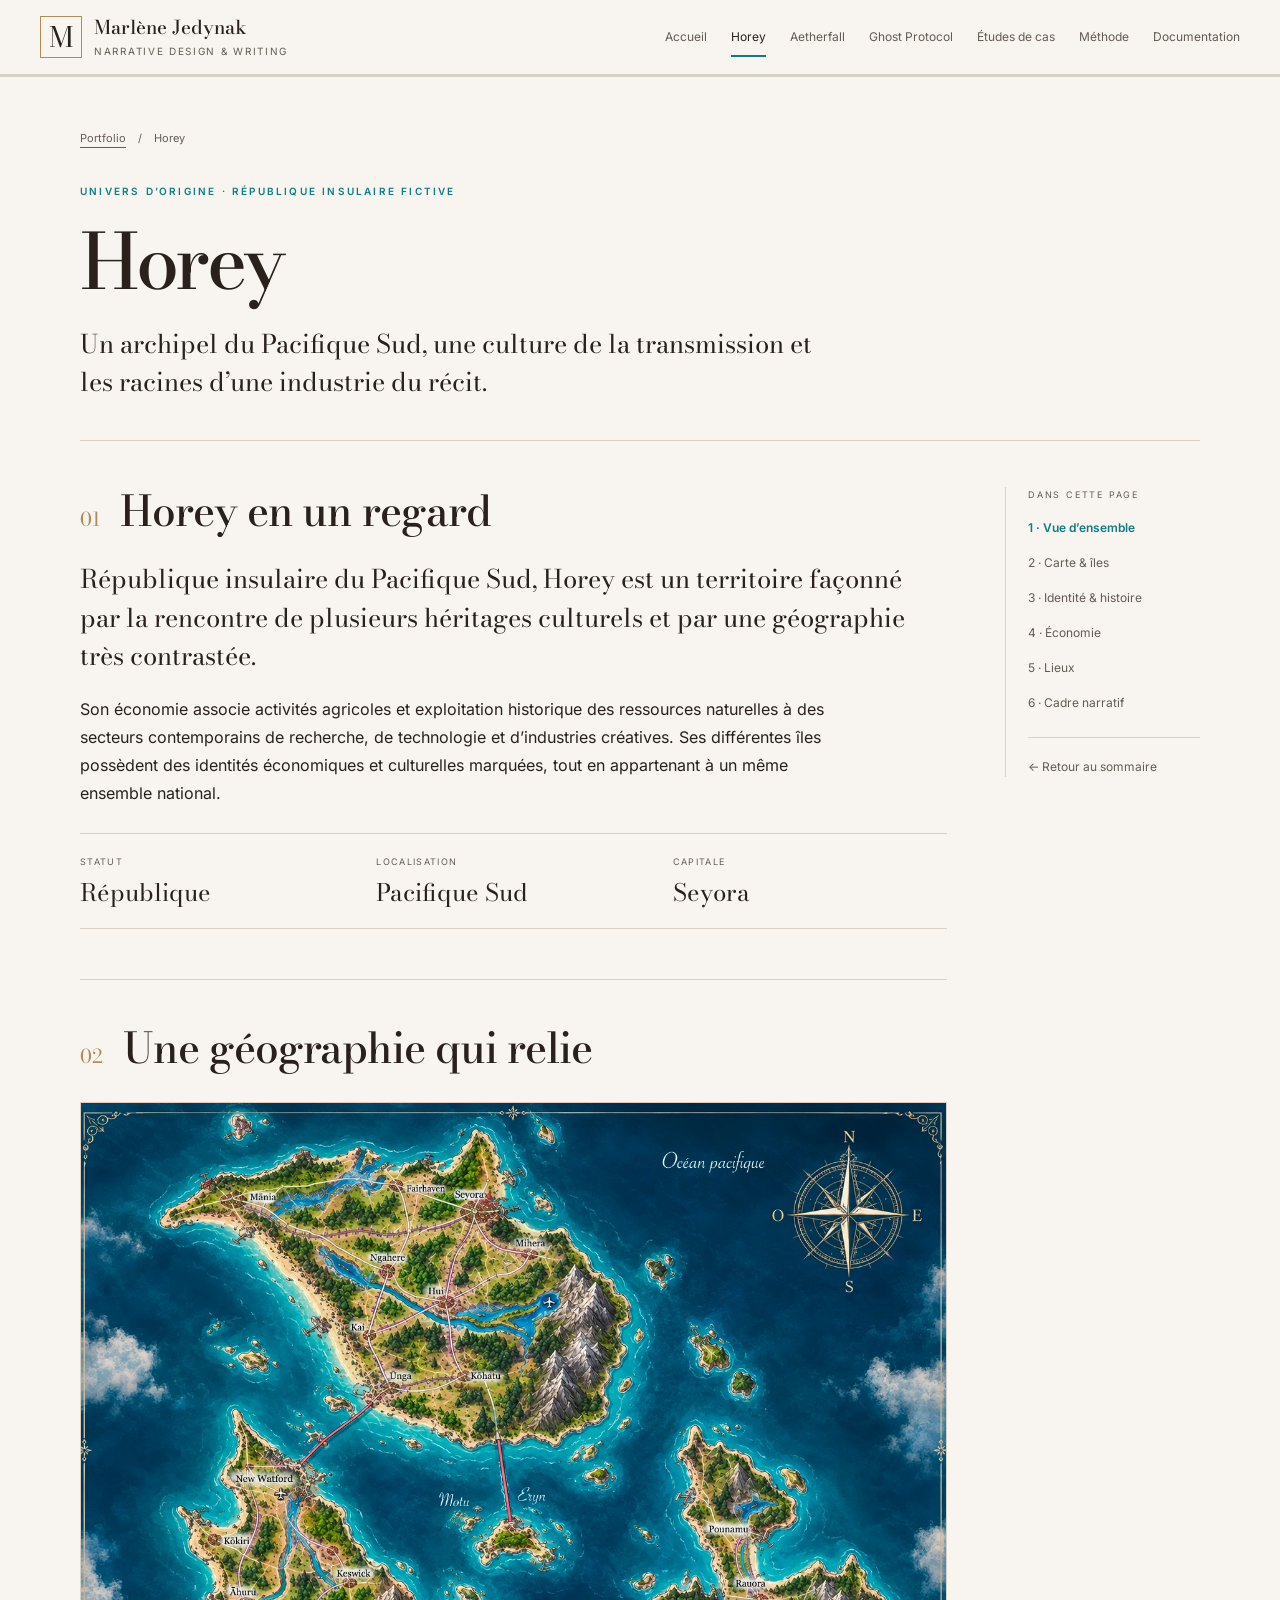
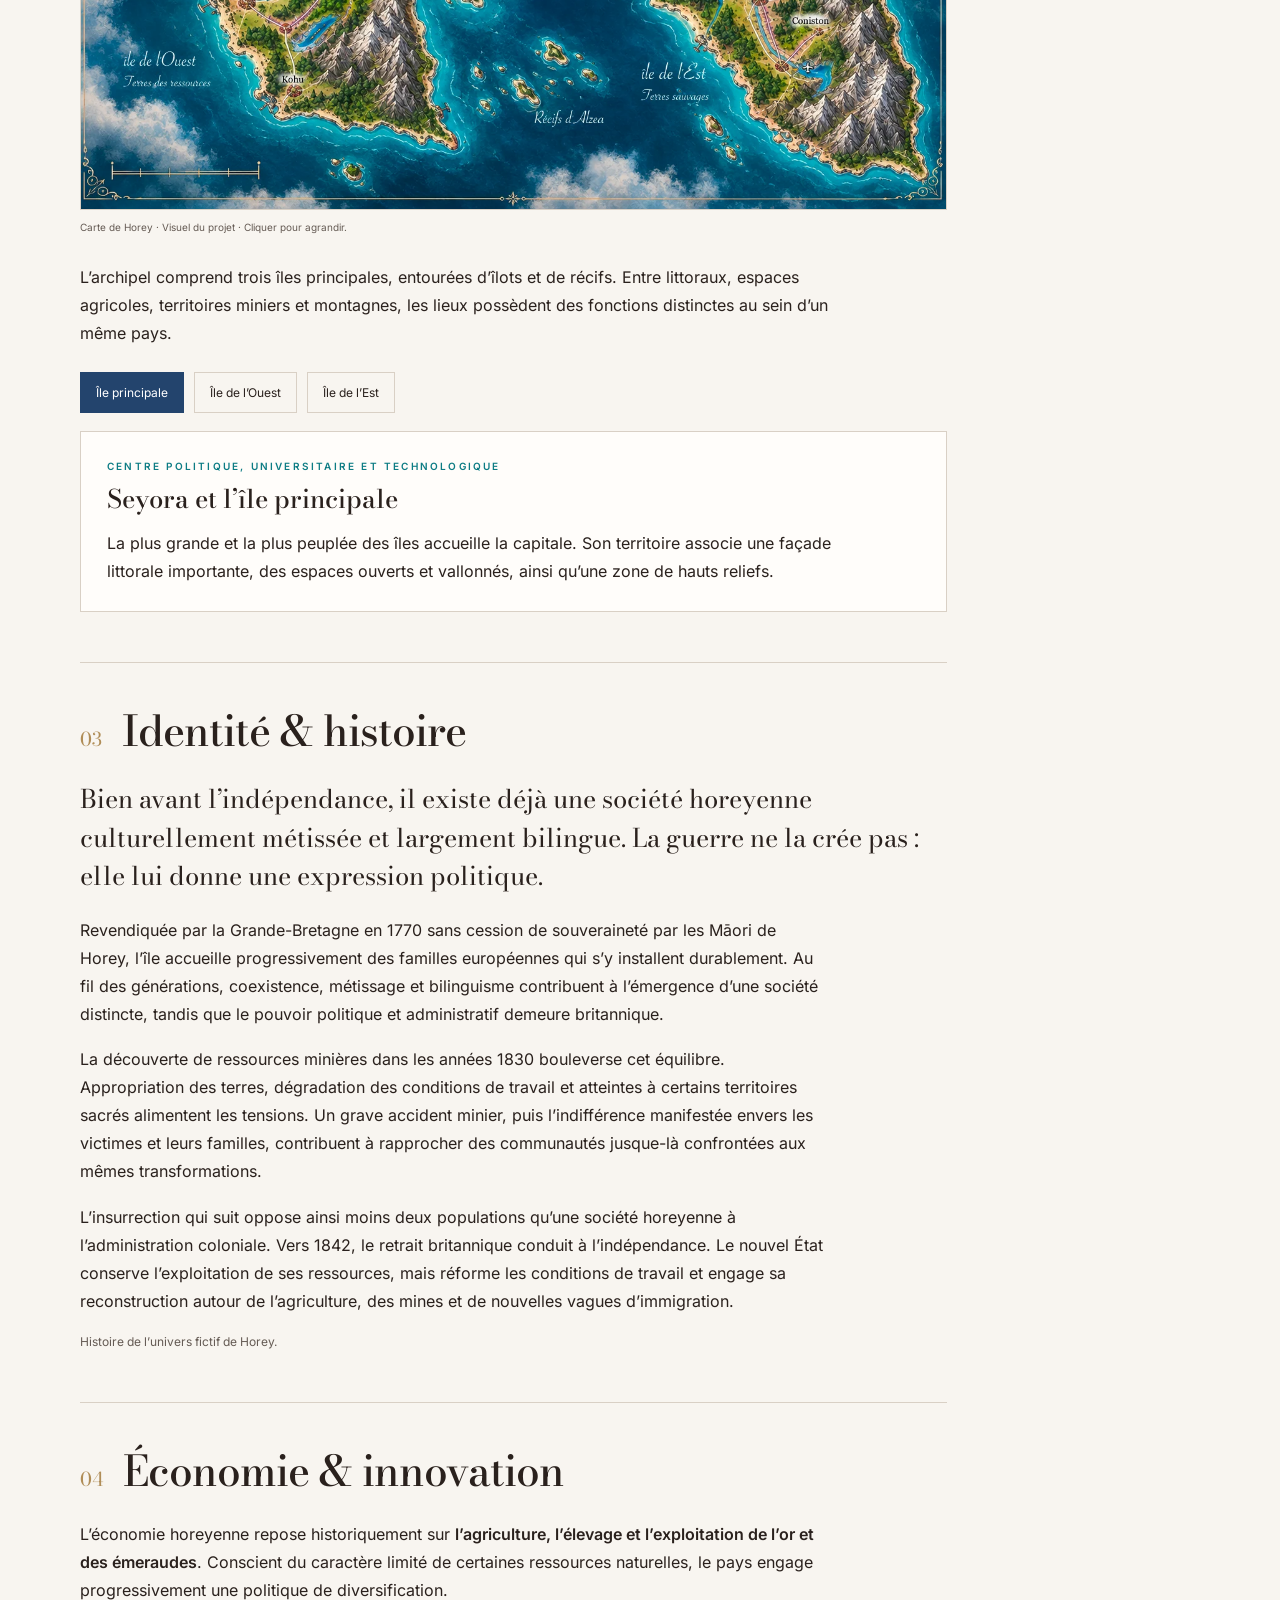
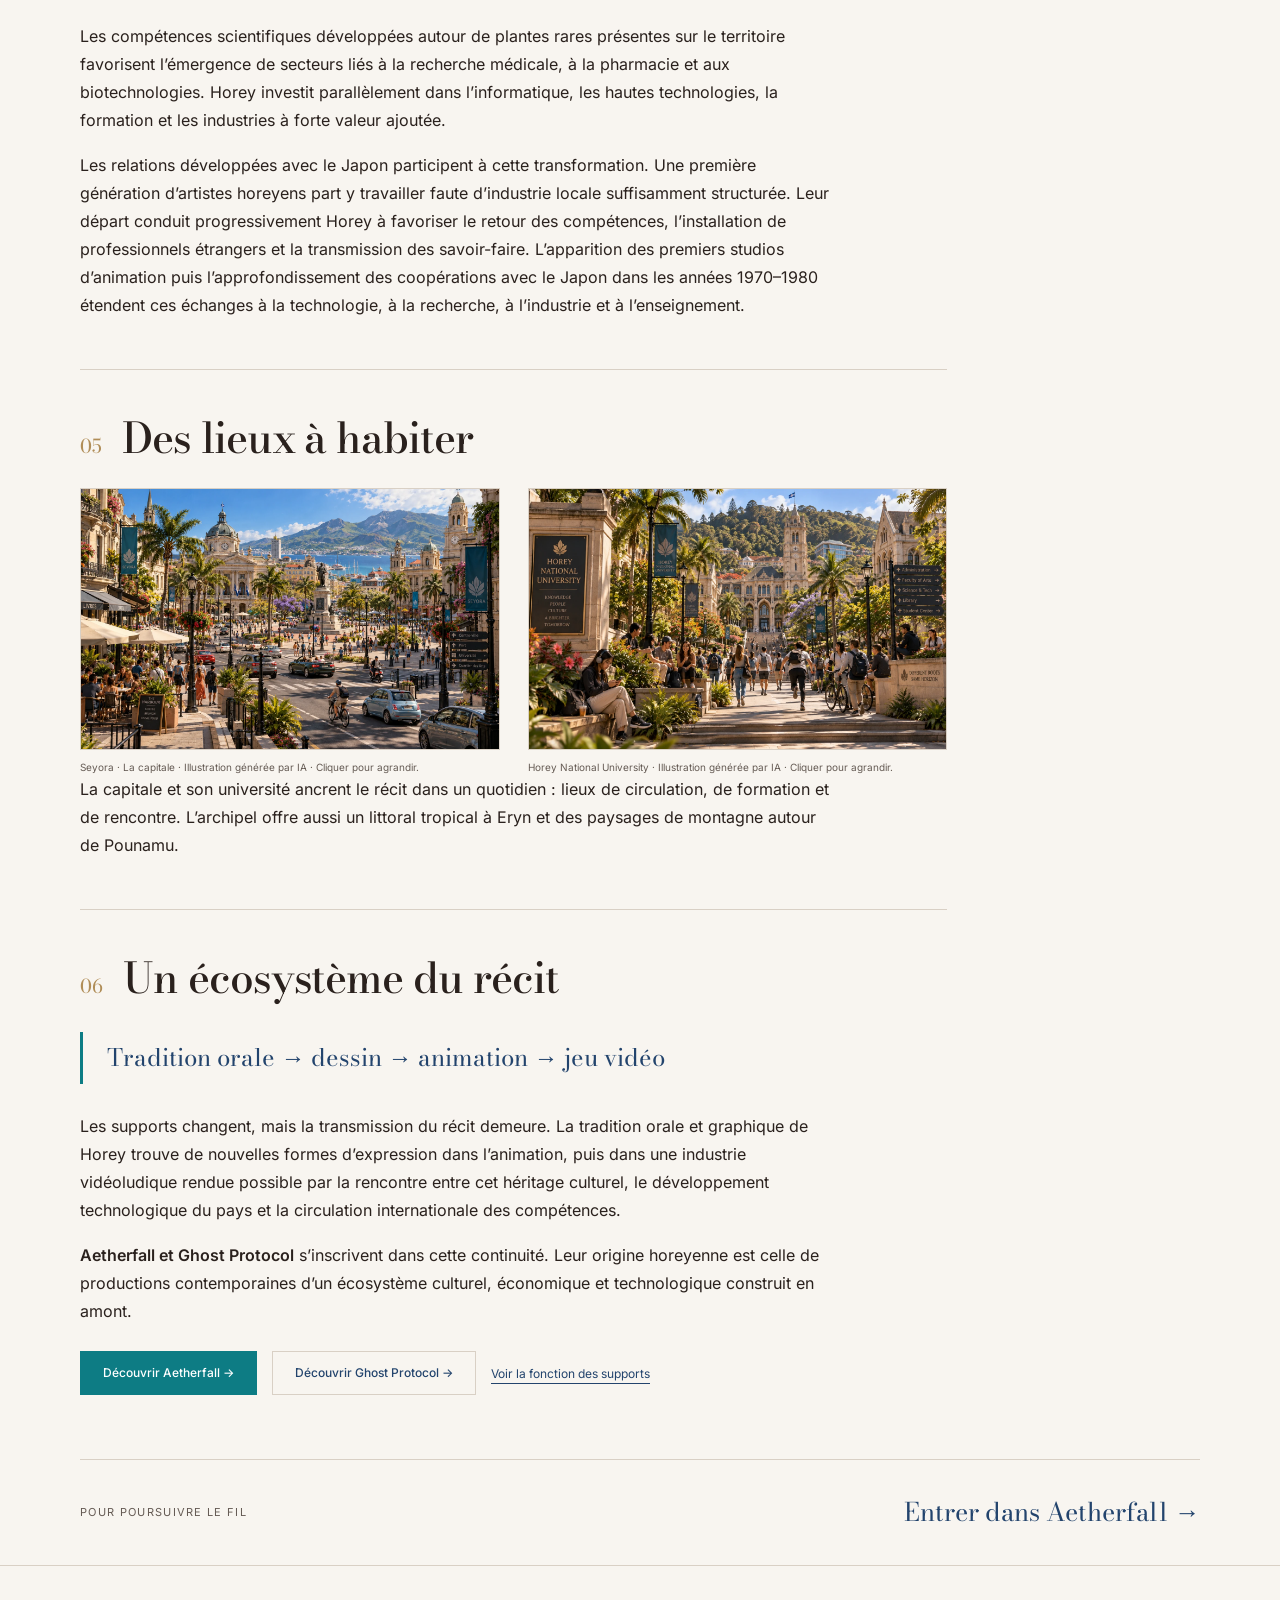
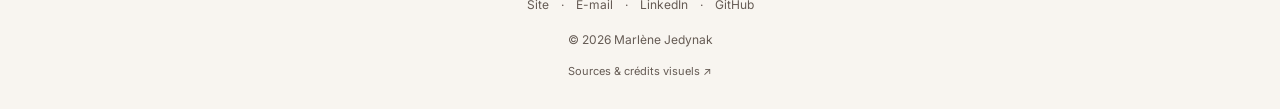
<file: horey.html>
<!DOCTYPE html>
<html lang="fr">

<head>
    <meta charset="utf-8">
    <meta name="viewport" content="width=device-width,initial-scale=1">
    <meta name="robots" content="index,follow">
    <meta name="description"
        content="Portfolio de Narrative Design de Marlène Jedynak : Horey, Aetherfall, Ghost Protocol, systèmes et études de cas.">
    <meta name="color-scheme" content="light">
    <title>Horey — Portfolio Narrative Design</title>
    <link rel="icon" href="assets/favicon.svg" type="image/svg+xml">
    <link rel="stylesheet" href="style.css">
    <link rel="stylesheet" href="fonts.css">
    <script defer src="app.js"></script><noscript>
        <style>
            [role=tabpanel][hidden] {
                display: block !important
            }

            [role=tablist],
            .simulation {
                display: none !important
            }
        </style>
    </noscript>
</head>

<body>
    <a class="skip" href="#main">Aller au contenu</a>
    <header class="topbar">
        <div class="topbar-inner"><a class="brand" href="index.html"
                aria-label="Marlène Jedynak, accueil du portfolio"><span class="brand-symbol"
                    aria-hidden="true">M</span><span><strong>Marlène Jedynak</strong><small>Narrative Design &amp;
                        Writing</small></span></a>
            <nav class="desktop-nav" aria-label="Navigation principale"><a href="index.html">Accueil</a><a
                    href="horey.html" aria-current="page">Horey</a><a href="aetherfall.html">Aetherfall</a><a href="ghost-protocol-projet.html">Ghost Protocol</a><a
                    href="etudes-de-cas.html">Études de cas</a><a href="methode.html">Méthode</a><a
                    href="documentation.html">Documentation</a></nav>
            <details class="mobile-nav">
                <summary>Menu</summary>
                <nav aria-label="Navigation mobile"><a href="index.html">Accueil</a><a href="horey.html"
                        aria-current="page">Horey</a><a href="aetherfall.html">Aetherfall</a><a
                        href="etudes-de-cas.html">Études de cas</a><a href="methode.html">Méthode</a><a
                        href="documentation.html">Documentation</a></nav>
            </details>
        </div>
        <div class="progress" aria-hidden="true"><span></span></div>
    </header>
    <main class="shell" id="main">
        <header class="page-header">
            <nav class="breadcrumbs" aria-label="Fil d’Ariane"><a href="index.html">Portfolio</a><span
                    aria-hidden="true">/</span><span aria-current="page">Horey</span></nav>
            <p class="eyebrow">Univers d’origine · République insulaire fictive</p>
            <h1>Horey</h1>
            <p class="lead">Un archipel du Pacifique Sud, une culture de la transmission et les racines d’une industrie
                du récit.</p>
        </header>
        <div class="page-grid">
            <div class="content">
                <section id="regard" class="content-section" data-section>
                    <div class="section-heading"><span class="number">01</span>
                        <h2>Horey en un regard</h2>
                    </div>
                    <p class="lead">République insulaire du Pacifique Sud, Horey est un territoire façonné par la
                        rencontre de plusieurs héritages culturels et par une géographie très contrastée.</p>
                    <p>Son économie associe activités agricoles et exploitation historique des ressources naturelles à
                        des secteurs contemporains de recherche, de technologie et d’industries créatives. Ses
                        différentes îles possèdent des identités économiques et culturelles marquées, tout en
                        appartenant à un même ensemble national.</p>
                    <dl class="facts">
                        <div>
                            <dt>Statut</dt>
                            <dd>République</dd>
                        </div>
                        <div>
                            <dt>Localisation</dt>
                            <dd>Pacifique Sud</dd>
                        </div>
                        <div>
                            <dt>Capitale</dt>
                            <dd>Seyora</dd>
                        </div>
                    </dl>
                </section>
                <section id="carte" class="content-section" data-section>
                    <div class="section-heading"><span class="number">02</span>
                        <h2>Une géographie qui relie</h2>
                    </div>
                    <figure class="visual"><button type="button" class="image-button"
                            data-enlarge="Carte de Horey · Visuel du projet"
                            aria-label="Agrandir : Carte de l’archipel d’Horey avec Seyora, l’île de l’Ouest et l’île de l’Est"><img
                                src="assets/horey-map.webp"
                                alt="Carte de l’archipel d’Horey avec Seyora, l’île de l’Ouest et l’île de l’Est"
                                loading="lazy"></button>
                        <figcaption>Carte de Horey · Visuel du projet · Cliquer pour agrandir.</figcaption>
                    </figure>
                    <p>L’archipel comprend trois îles principales, entourées d’îlots et de récifs. Entre littoraux,
                        espaces agricoles, territoires miniers et montagnes, les lieux possèdent des fonctions
                        distinctes au sein d’un même pays.</p>
                    <div data-tabs>
                        <div class="tabs" role="tablist" aria-label="Explorer les îles d’Horey"><button id="tab-main"
                                role="tab" aria-controls="island-main" aria-selected="true" type="button">Île
                                principale</button><button id="tab-west" role="tab" aria-controls="island-west"
                                aria-selected="false" tabindex="-1" type="button">Île de l’Ouest</button><button
                                id="tab-east" role="tab" aria-controls="island-east" aria-selected="false" tabindex="-1"
                                type="button">Île de l’Est</button></div>
                        <div id="island-main" class="panel" role="tabpanel" aria-labelledby="tab-main">
                            <p class="kicker">Centre politique, universitaire et technologique</p>
                            <h3>Seyora et l’île principale</h3>
                            <p>La plus grande et la plus peuplée des îles accueille la capitale. Son territoire associe
                                une façade littorale importante, des espaces ouverts et vallonnés, ainsi qu’une zone de
                                hauts reliefs.</p>
                        </div>
                        <div id="island-west" class="panel" role="tabpanel" aria-labelledby="tab-west" hidden>
                            <p class="kicker">Terres des ressources</p>
                            <h3>L’île de l’Ouest</h3>
                            <p>Une partie montagneuse et des secteurs vallonnés accueillant l’élevage. Cette île
                                constitue la principale zone d’exploitation de l’or et des émeraudes ; un pont la relie
                                à l’île principale.</p>
                        </div>
                        <div id="island-east" class="panel" role="tabpanel" aria-labelledby="tab-east" hidden>
                            <p class="kicker">Terres sauvages</p>
                            <h3>L’île de l’Est</h3>
                            <p>La moins peuplée des trois îles associe agriculture, tourisme et reliefs spectaculaires.
                                Pounamu et ses paysages lacustres participent à l’identité montagnarde de l’archipel.
                            </p>
                        </div>
                    </div>
                </section>
                <section id="histoire" class="content-section" data-section>
                    <div class="section-heading"><span class="number">03</span>
                        <h2>Identité &amp; histoire</h2>
                    </div>
                    <p class="lead">Bien avant l’indépendance, il existe déjà une société horeyenne culturellement
                        métissée et largement bilingue. La guerre ne la crée pas : elle lui donne une expression
                        politique.</p>
                    <p>Revendiquée par la Grande-Bretagne en 1770 sans cession de souveraineté par les Māori de Horey,
                        l’île accueille progressivement des familles européennes qui s’y installent durablement. Au fil
                        des générations, coexistence, métissage et bilinguisme contribuent à l’émergence d’une société
                        distincte, tandis que le pouvoir politique et administratif demeure britannique.</p>
                    <p>La découverte de ressources minières dans les années 1830 bouleverse cet équilibre. Appropriation
                        des terres, dégradation des conditions de travail et atteintes à certains territoires sacrés
                        alimentent les tensions. Un grave accident minier, puis l’indifférence manifestée envers les
                        victimes et leurs familles, contribuent à rapprocher des communautés jusque-là confrontées aux
                        mêmes transformations.</p>
                    <p>L’insurrection qui suit oppose ainsi moins deux populations qu’une société horeyenne à
                        l’administration coloniale. Vers 1842, le retrait britannique conduit à l’indépendance. Le
                        nouvel État conserve l’exploitation de ses ressources, mais réforme les conditions de travail et
                        engage sa reconstruction autour de l’agriculture, des mines et de nouvelles vagues
                        d’immigration.</p>
                    <p class="note">Histoire de l’univers fictif de Horey.</p>
                </section>
                <section id="economie" class="content-section" data-section>
                    <div class="section-heading"><span class="number">04</span>
                        <h2>Économie &amp; innovation</h2>
                    </div>
                    <p>L’économie horeyenne repose historiquement sur <strong>l’agriculture, l’élevage et l’exploitation
                            de l’or et des émeraudes</strong>. Conscient du caractère limité de certaines ressources
                        naturelles, le pays engage progressivement une politique de diversification.</p>
                    <p>Les compétences scientifiques développées autour de plantes rares présentes sur le territoire
                        favorisent l’émergence de secteurs liés à la recherche médicale, à la pharmacie et aux
                        biotechnologies. Horey investit parallèlement dans l’informatique, les hautes technologies, la
                        formation et les industries à forte valeur ajoutée.</p>
                    <p>Les relations développées avec le Japon participent à cette transformation. Une première
                        génération d’artistes horeyens part y travailler faute d’industrie locale suffisamment
                        structurée. Leur départ conduit progressivement Horey à favoriser le retour des compétences,
                        l’installation de professionnels étrangers et la transmission des savoir-faire. L’apparition des
                        premiers studios d’animation puis l’approfondissement des coopérations avec le Japon dans les
                        années 1970–1980 étendent ces échanges à la technologie, à la recherche, à l’industrie et à
                        l’enseignement.</p>
                </section>
                <section id="lieux" class="content-section" data-section>
                    <div class="section-heading"><span class="number">05</span>
                        <h2>Des lieux à habiter</h2>
                    </div>
                    <div class="two-col">
                        <figure class="visual"><button type="button" class="image-button"
                                data-enlarge="Seyora · La capitale · Illustration générée par IA"
                                aria-label="Agrandir : Place centrale de Seyora et son ouverture vers le littoral"><img
                                    src="assets/seyora.webp"
                                    alt="Place centrale de Seyora et son ouverture vers le littoral" loading="lazy"
                                    class=landscape></button>
                            <figcaption>Seyora · La capitale · Illustration générée par IA · Cliquer pour agrandir.
                            </figcaption>
                        </figure>
                        <figure class="visual"><button type="button" class="image-button"
                                data-enlarge="Horey National University · Illustration générée par IA"
                                aria-label="Agrandir : Campus arboré de la Horey National University à Seyora"><img
                                    src="assets/horey-campus.webp"
                                    alt="Campus arboré de la Horey National University à Seyora" loading="lazy"
                                    class=landscape></button>
                            <figcaption>Horey National University · Illustration générée par IA · Cliquer pour agrandir.
                            </figcaption>
                        </figure>
                    </div>
                    <p>La capitale et son université ancrent le récit dans un quotidien : lieux de circulation, de
                        formation et de rencontre. L’archipel offre aussi un littoral tropical à Eryn et des paysages de
                        montagne autour de Pounamu.</p>
                </section>
                <section id="cadre" class="content-section" data-section>
                    <div class="section-heading"><span class="number">06</span>
                        <h2>Un écosystème du récit</h2>
                    </div>
                    <blockquote class="principle">Tradition orale → dessin → animation → jeu vidéo</blockquote>
                    <p>Les supports changent, mais la transmission du récit demeure. La tradition orale et graphique de
                        Horey trouve de nouvelles formes d’expression dans l’animation, puis dans une industrie
                        vidéoludique rendue possible par la rencontre entre cet héritage culturel, le développement
                        technologique du pays et la circulation internationale des compétences.</p>
                    <p><strong>Aetherfall et Ghost Protocol</strong> s’inscrivent dans cette continuité. Leur origine
                        horeyenne est celle de productions contemporaines d’un écosystème culturel, économique et
                        technologique construit en amont.</p>
                    <div class="actions">
    <a class="button" href="aetherfall.html">
        Découvrir Aetherfall →
    </a>

    <a class="button secondary" href="ghost-protocol-projet.html">
        Découvrir Ghost Protocol →
    </a>

    <a class="text-link" href="methode.html#supports">
        Voir la fonction des supports
    </a>
</div>
                </section>
            </div>
            <aside class="toc" aria-label="Sommaire de la page">
                <p>Dans cette page</p>
                <ol>
                    <li><a href="#regard">1 · Vue d’ensemble</a></li>
                    <li><a href="#carte">2 · Carte & îles</a></li>
                    <li><a href="#histoire">3 · Identité & histoire</a></li>
                    <li><a href="#economie">4 · Économie</a></li>
                    <li><a href="#lieux">5 · Lieux</a></li>
                    <li><a href="#cadre">6 · Cadre narratif</a></li>
                </ol><a class="back" href="index.html">← Retour au sommaire</a>
            </aside>
        </div>
        <div class="continuation">
            <p>Pour poursuivre le fil</p><a href="aetherfall.html">Entrer dans Aetherfall <span
                    aria-hidden="true">→</span></a>
        </div><noscript>
            <p class="note">Les textes, le sommaire et les documents restent accessibles. Activez JavaScript pour les
                filtres, les onglets et la simulation.</p>
        </noscript>
    </main>
    <footer class="site-footer">
  <div class="footer-links">
    <a href="https://lalanternedelombre.fr/" target="_blank" rel="noopener noreferrer">Site</a>
    <span aria-hidden="true">·</span>

    <a href="mailto:sylviewozny@gmx.fr">E-mail</a>
    <span aria-hidden="true">·</span>

    <a href="https://www.linkedin.com/in/sylvie-wozny-b9975b333/" target="_blank" rel="noopener noreferrer">LinkedIn</a>
    <span aria-hidden="true">·</span>

    <a href="https://marlenejedynak.github.io/" target="_blank" rel="noopener noreferrer">GitHub</a>
  </div>

  <p class="footer-copyright">
    © <span id="current-year">2026</span> Marlène Jedynak
  </p>

  <a href="methode.html#credits" class="footer-credits">
    Sources &amp; crédits visuels ↗
  </a>
</footer>
    <dialog id="image-dialog" class="lightbox" aria-labelledby="image-caption"><button class="close" type="button"
            aria-label="Fermer l’image agrandie">Fermer ×</button><img src="assets/horey-map.webp" alt="">
        <p id="image-caption"></p>
    </dialog>
</body>

</html>
</file>
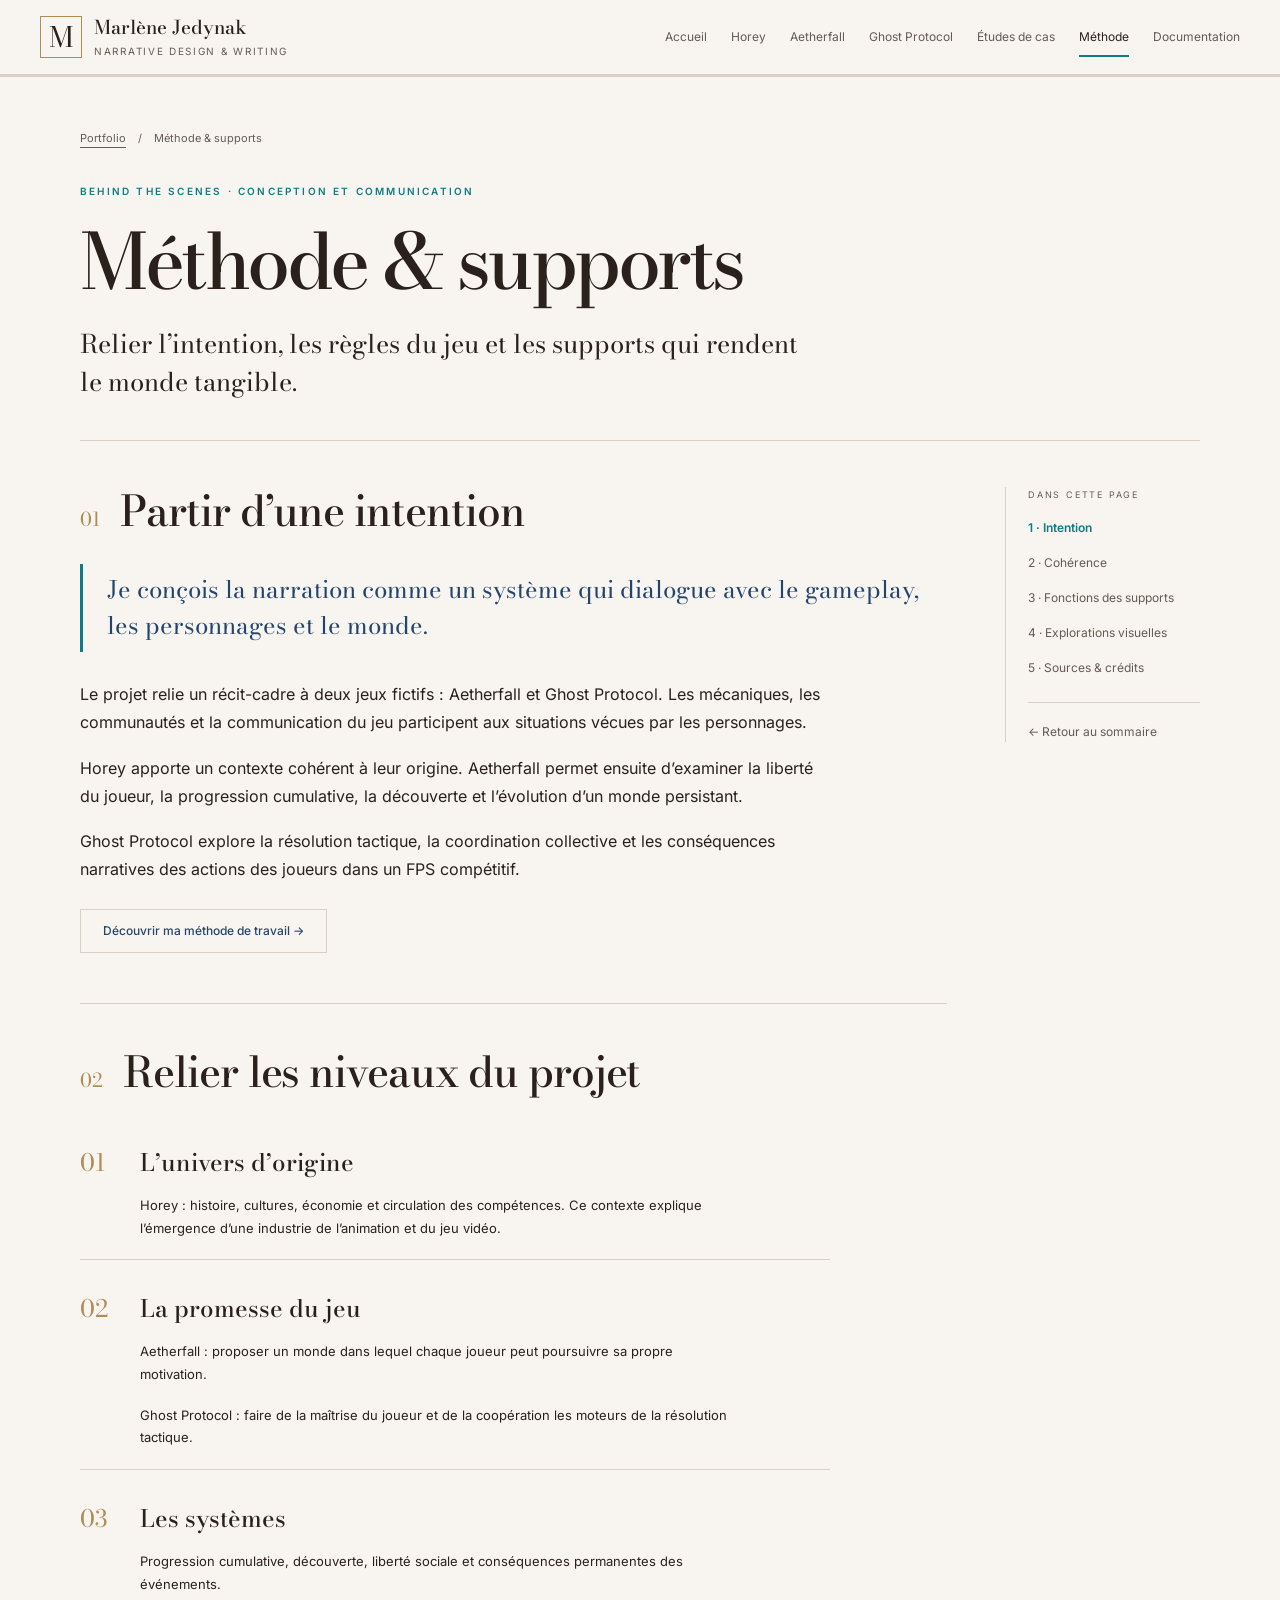
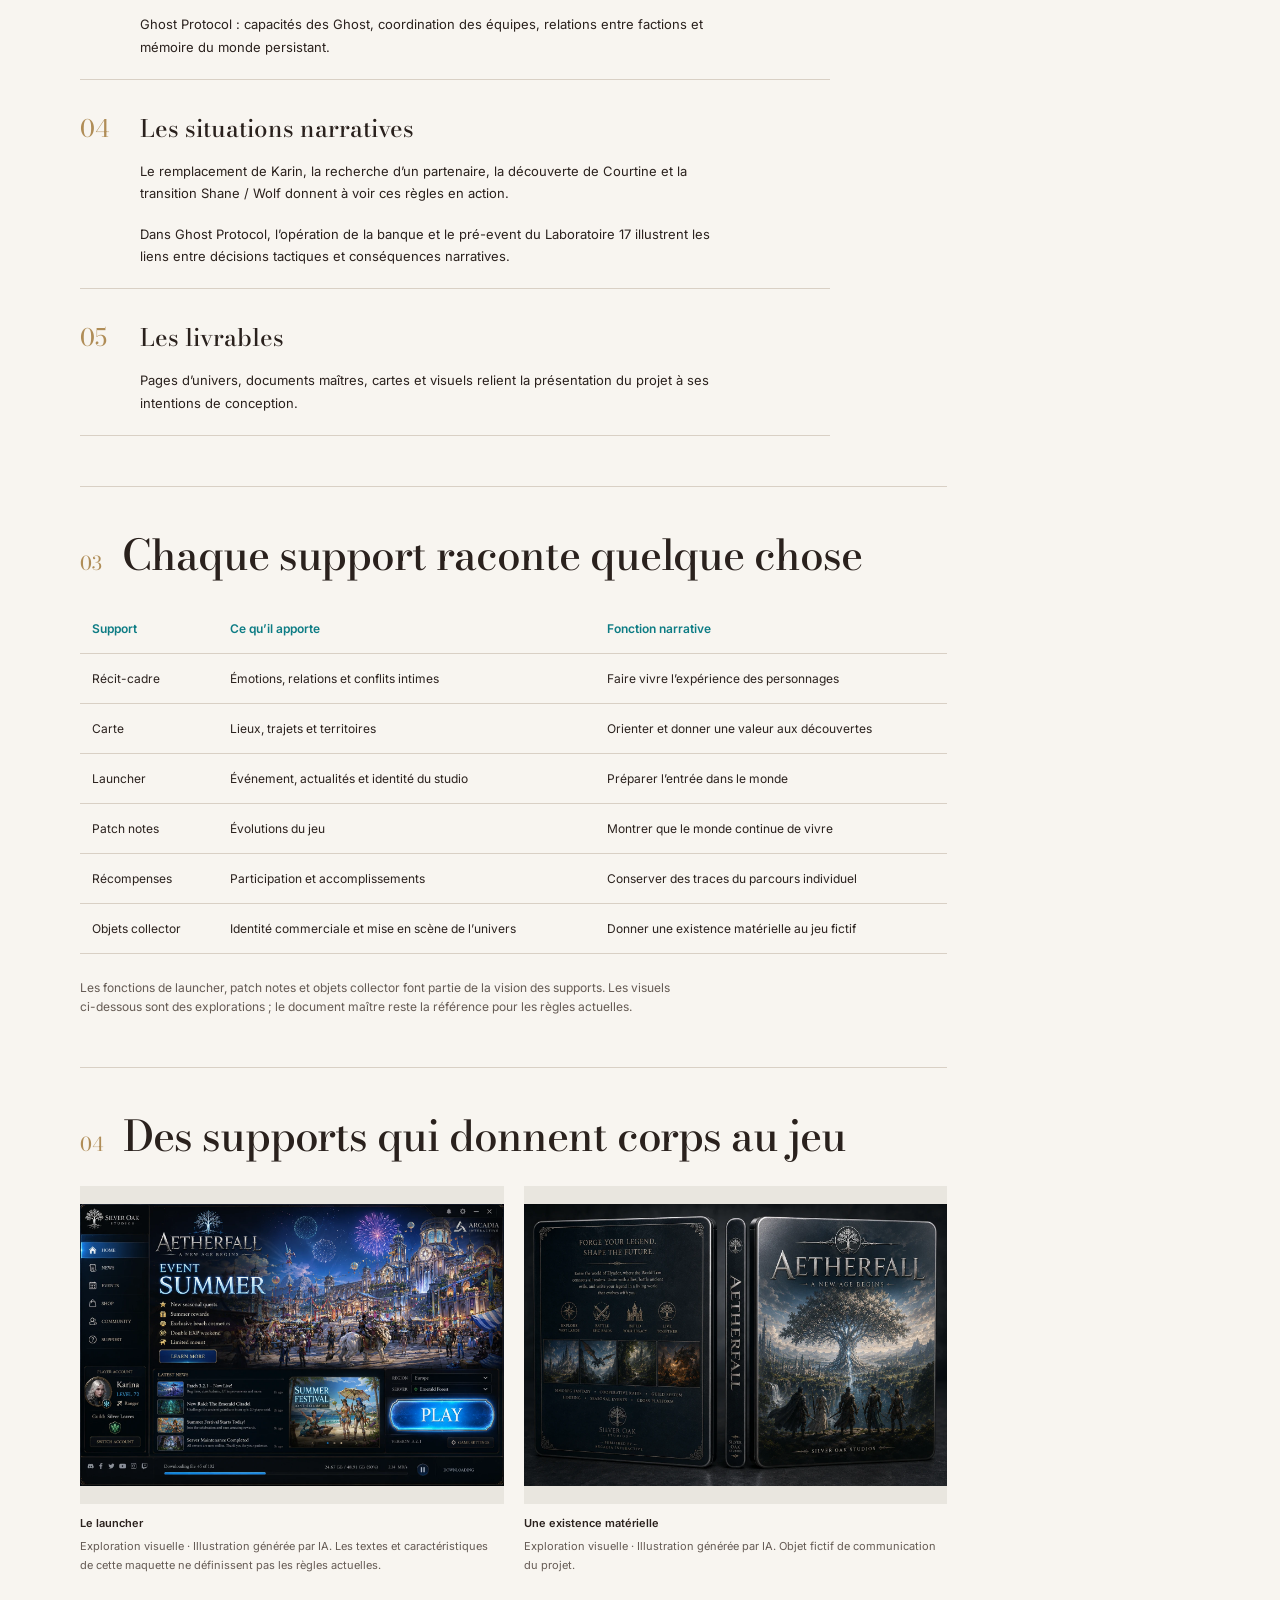
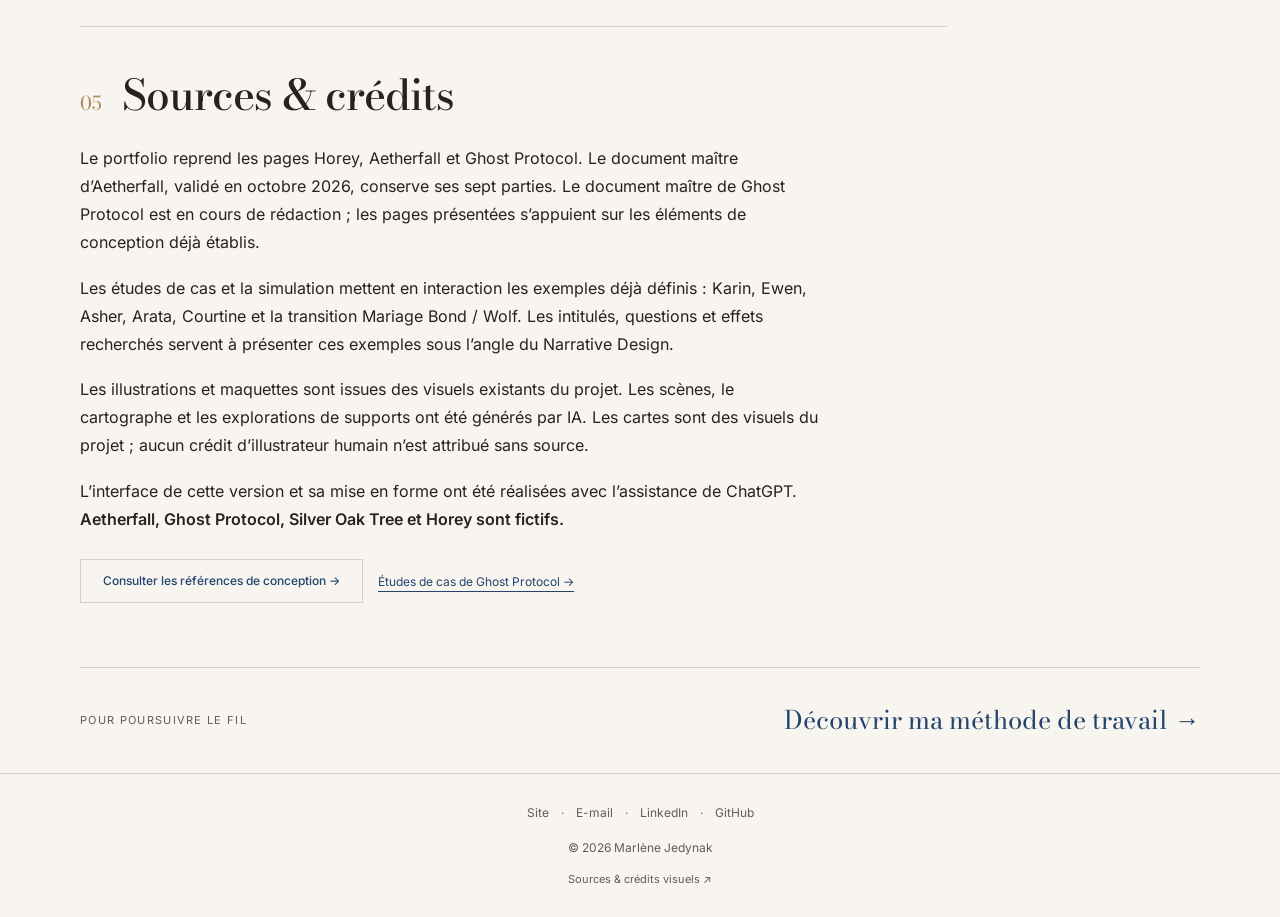
<file: methode.html>
<!DOCTYPE html>
<html lang="fr">

<head>
    <meta charset="utf-8">
    <meta name="viewport" content="width=device-width,initial-scale=1">
    <meta name="robots" content="index,follow">

    <meta name="description"
        content="Portfolio de Narrative Design de Marlène Jedynak : Horey, Aetherfall, Ghost Protocol, systèmes et études de cas.">

    <meta name="color-scheme" content="light">

    <title>Méthode &amp; supports — Portfolio Narrative Design</title>

    <link rel="icon" href="assets/favicon.svg" type="image/svg+xml">
    <link rel="stylesheet" href="style.css">
    <link rel="stylesheet" href="fonts.css">

    <script defer src="app.js"></script>

    <noscript>
        <style>
            [role=tabpanel][hidden] {
                display: block !important
            }

            [role=tablist],
            .simulation {
                display: none !important
            }
        </style>
    </noscript>
</head>

<body>

    <a class="skip" href="#main">Aller au contenu</a>

    <!-- NAVIGATION PRINCIPALE -->

    <header class="topbar">

        <div class="topbar-inner">

            <a class="brand" href="index.html"
                aria-label="Marlène Jedynak, accueil du portfolio">

                <span class="brand-symbol" aria-hidden="true">M</span>

                <span>
                    <strong>Marlène Jedynak</strong>
                    <small>Narrative Design &amp; Writing</small>
                </span>

            </a>

            <nav class="desktop-nav" aria-label="Navigation principale">

                <a href="index.html">Accueil</a>
                <a href="horey.html">Horey</a>
                <a href="aetherfall.html">Aetherfall</a>
                <a href="ghost-protocol-projet.html">Ghost Protocol</a>
                <a href="etudes-de-cas.html">Études de cas</a>
                <a href="methode.html" aria-current="page">Méthode</a>
                <a href="documentation.html">Documentation</a>

            </nav>

            <details class="mobile-nav">

                <summary>Menu</summary>

                <nav aria-label="Navigation mobile">

                    <a href="index.html">Accueil</a>
                    <a href="horey.html">Horey</a>
                    <a href="aetherfall.html">Aetherfall</a>
                    <a href="ghost-protocol-projet.html">Ghost Protocol</a>
                    <a href="etudes-de-cas.html">Études de cas</a>
                    <a href="methode.html" aria-current="page">Méthode</a>
                    <a href="documentation.html">Documentation</a>

                </nav>

            </details>

            

        </div>

        <div class="progress" aria-hidden="true">
            <span></span>
        </div>

    </header>

    <!-- CONTENU PRINCIPAL -->

    <main class="shell" id="main">

        <header class="page-header">

            <nav class="breadcrumbs" aria-label="Fil d’Ariane">

                <a href="index.html">Portfolio</a>

                <span aria-hidden="true">/</span>

                <span aria-current="page">Méthode &amp; supports</span>

            </nav>

            <p class="eyebrow">Behind the scenes · Conception et communication</p>

            <h1>Méthode &amp; supports</h1>

            <p class="lead">
                Relier l’intention, les règles du jeu et les supports
                qui rendent le monde tangible.
            </p>

        </header>

        <div class="page-grid">

            <div class="content">

                <!-- 01 — INTENTION -->

                <section id="intention" class="content-section" data-section>

                    <div class="section-heading">

                        <span class="number">01</span>

                        <h2>Partir d’une intention</h2>

                    </div>

                    <blockquote class="principle">
                        Je conçois la narration comme un système qui dialogue
                        avec le gameplay, les personnages et le monde.
                    </blockquote>

                    <p>
                        Le projet relie un récit-cadre à deux jeux fictifs :
                        Aetherfall et Ghost Protocol. Les mécaniques,
                        les communautés et la communication du jeu
                        participent aux situations vécues par les personnages.
                    </p>

                    <p>
                        Horey apporte un contexte cohérent à leur origine.
                        Aetherfall permet ensuite d’examiner la liberté du joueur,
                        la progression cumulative, la découverte et l’évolution
                        d’un monde persistant.
                    </p>

                    <p>
                        Ghost Protocol explore la résolution tactique,
                        la coordination collective et les conséquences narratives
                        des actions des joueurs dans un FPS compétitif.
                    </p>

                    <div class="actions">

                        <a class="button secondary" href="workflow.html">
                            Découvrir ma méthode de travail →
                        </a>

                    </div>

                </section>

                <!-- 02 — COHÉRENCE -->

                <section id="coherence" class="content-section" data-section>

                    <div class="section-heading">

                        <span class="number">02</span>

                        <h2>Relier les niveaux du projet</h2>

                    </div>

                    <ol class="process">

                        <li>

                            <div>

                                <strong>L’univers d’origine</strong>

                                <p>
                                    Horey : histoire, cultures, économie
                                    et circulation des compétences.
                                    Ce contexte explique l’émergence
                                    d’une industrie de l’animation
                                    et du jeu vidéo.
                                </p>

                            </div>

                        </li>

                        <li>

                            <div>

                                <strong>La promesse du jeu</strong>

                                <p>
                                    Aetherfall : proposer un monde dans lequel
                                    chaque joueur peut poursuivre sa propre
                                    motivation.
                                </p>

                                <p>
                                    Ghost Protocol : faire de la maîtrise
                                    du joueur et de la coopération
                                    les moteurs de la résolution tactique.
                                </p>

                            </div>

                        </li>

                        <li>

                            <div>

                                <strong>Les systèmes</strong>

                                <p>
                                    Progression cumulative, découverte,
                                    liberté sociale et conséquences permanentes
                                    des événements.
                                </p>

                                <p>
                                    Ghost Protocol : capacités des Ghost,
                                    coordination des équipes, relations
                                    entre factions et mémoire du monde persistant.
                                </p>

                            </div>

                        </li>

                        <li>

                            <div>

                                <strong>Les situations narratives</strong>

                                <p>
                                    Le remplacement de Karin, la recherche
                                    d’un partenaire, la découverte de Courtine
                                    et la transition Shane / Wolf donnent
                                    à voir ces règles en action.
                                </p>

                                <p>
                                    Dans Ghost Protocol, l’opération de la banque
                                    et le pré-event du Laboratoire 17 illustrent
                                    les liens entre décisions tactiques
                                    et conséquences narratives.
                                </p>

                            </div>

                        </li>

                        <li>

                            <div>

                                <strong>Les livrables</strong>

                                <p>
                                    Pages d’univers, documents maîtres,
                                    cartes et visuels relient la présentation
                                    du projet à ses intentions de conception.
                                </p>

                            </div>

                        </li>

                    </ol>

                </section>

                <!-- 03 — FONCTIONS DES SUPPORTS -->

                <section id="supports" class="content-section" data-section>

                    <div class="section-heading">

                        <span class="number">03</span>

                        <h2>Chaque support raconte quelque chose</h2>

                    </div>

                    <div class="table-wrap">

                        <table>

                            <caption class="screen-reader">
                                Supports du projet et fonctions narratives
                            </caption>

                            <thead>

                                <tr>
                                    <th>Support</th>
                                    <th>Ce qu’il apporte</th>
                                    <th>Fonction narrative</th>
                                </tr>

                            </thead>

                            <tbody>

                                <tr>
                                    <td>Récit-cadre</td>
                                    <td>Émotions, relations et conflits intimes</td>
                                    <td>Faire vivre l’expérience des personnages</td>
                                </tr>

                                <tr>
                                    <td>Carte</td>
                                    <td>Lieux, trajets et territoires</td>
                                    <td>Orienter et donner une valeur aux découvertes</td>
                                </tr>

                                <tr>
                                    <td>Launcher</td>
                                    <td>Événement, actualités et identité du studio</td>
                                    <td>Préparer l’entrée dans le monde</td>
                                </tr>

                                <tr>
                                    <td>Patch notes</td>
                                    <td>Évolutions du jeu</td>
                                    <td>Montrer que le monde continue de vivre</td>
                                </tr>

                                <tr>
                                    <td>Récompenses</td>
                                    <td>Participation et accomplissements</td>
                                    <td>Conserver des traces du parcours individuel</td>
                                </tr>

                                <tr>
                                    <td>Objets collector</td>
                                    <td>Identité commerciale et mise en scène de l’univers</td>
                                    <td>Donner une existence matérielle au jeu fictif</td>
                                </tr>

                            </tbody>

                        </table>

                    </div>

                    <p class="note">
                        Les fonctions de launcher, patch notes et objets collector
                        font partie de la vision des supports.
                        Les visuels ci-dessous sont des explorations ;
                        le document maître reste la référence
                        pour les règles actuelles.
                    </p>

                </section>

                <!-- 04 — EXPLORATIONS VISUELLES -->

                <section id="visuels" class="content-section" data-section>

                    <div class="section-heading">

                        <span class="number">04</span>

                        <h2>Des supports qui donnent corps au jeu</h2>

                    </div>

                    <div class="gallery">

                        <figure>

                            <button class="image-button" type="button"
                                data-enlarge="Launcher Aetherfall · Exploration visuelle du projet"
                                aria-label="Agrandir le launcher Aetherfall">

                                <img src="assets/launcher.webp"
                                    alt="Maquette illustrée du launcher Aetherfall, avec un événement d’été"
                                    loading="lazy">

                            </button>

                            <figcaption>

                                <strong>Le launcher</strong>

                                Exploration visuelle · Illustration générée par IA.
                                Les textes et caractéristiques de cette maquette
                                ne définissent pas les règles actuelles.

                            </figcaption>

                        </figure>

                        <figure>

                            <button class="image-button" type="button"
                                data-enlarge="Aetherfall · Exploration d’un steelbook"
                                aria-label="Agrandir le steelbook Aetherfall">

                                <img src="assets/steelbook.webp"
                                    alt="Boîtier steelbook illustré pour le jeu fictif Aetherfall"
                                    loading="lazy">

                            </button>

                            <figcaption>

                                <strong>Une existence matérielle</strong>

                                Exploration visuelle · Illustration générée par IA.
                                Objet fictif de communication du projet.

                            </figcaption>

                        </figure>

                    </div>

                </section>

                <!-- 05 — SOURCES ET CRÉDITS -->

                <section id="credits" class="content-section" data-section>

                    <div class="section-heading">

                        <span class="number">05</span>

                        <h2>Sources &amp; crédits</h2>

                    </div>

                    <p>
                        Le portfolio reprend les pages Horey, Aetherfall
                        et Ghost Protocol. Le document maître d’Aetherfall,
                        validé en octobre 2026, conserve ses sept parties.
                        Le document maître de Ghost Protocol est en cours
                        de rédaction ; les pages présentées s’appuient
                        sur les éléments de conception déjà établis.
                    </p>

                    <p>
                        Les études de cas et la simulation mettent en interaction
                        les exemples déjà définis : Karin, Ewen, Asher, Arata,
                        Courtine et la transition Mariage Bond / Wolf.
                        Les intitulés, questions et effets recherchés servent
                        à présenter ces exemples sous l’angle du Narrative Design.
                    </p>

                    <p>
                        Les illustrations et maquettes sont issues des visuels
                        existants du projet. Les scènes, le cartographe
                        et les explorations de supports ont été générés par IA.
                        Les cartes sont des visuels du projet ;
                        aucun crédit d’illustrateur humain n’est attribué sans source.
                    </p>

                    <p>
                        L’interface de cette version et sa mise en forme
                        ont été réalisées avec l’assistance de ChatGPT.

                        <strong>
                            Aetherfall, Ghost Protocol, Silver Oak Tree
                            et Horey sont fictifs.
                        </strong>
                    </p>

                    <div class="actions">

                        <a class="button secondary" href="documentation.html">
                            Consulter les références de conception →
                        </a>

                        <a class="text-link" href="ghost-protocol-etude-de-cas.html">
                            Études de cas de Ghost Protocol →
                        </a>

                    </div>

                </section>

            </div>

            <!-- SOMMAIRE LATÉRAL -->

            <aside class="toc" aria-label="Sommaire de la page">

                <p>Dans cette page</p>

                <ol>

                    <li>
                        <a href="#intention">1 · Intention</a>
                    </li>

                    <li>
                        <a href="#coherence">2 · Cohérence</a>
                    </li>

                    <li>
                        <a href="#supports">3 · Fonctions des supports</a>
                    </li>

                    <li>
                        <a href="#visuels">4 · Explorations visuelles</a>
                    </li>

                    <li>
                        <a href="#credits">5 · Sources &amp; crédits</a>
                    </li>

                </ol>

                <a class="back" href="index.html">
                    ← Retour au sommaire
                </a>

            </aside>

        </div>

        <!-- CONTINUATION -->

        <div class="continuation">

            <p>Pour poursuivre le fil</p>

            <a href="workflow.html">
                Découvrir ma méthode de travail
                <span aria-hidden="true">→</span>
            </a>

        </div>

        <noscript>

            <p class="note">
                Les textes, le sommaire et les documents restent accessibles.
                Activez JavaScript pour les filtres, les onglets et la simulation.
            </p>

        </noscript>

    </main>

    <!-- PIED DE PAGE -->

    <footer class="site-footer">

        <div class="footer-links">

            <a href="https://lalanternedelombre.fr/"
                target="_blank" rel="noopener noreferrer">Site</a>

            <span aria-hidden="true">·</span>

            <a href="mailto:sylviewozny@gmx.fr">E-mail</a>

            <span aria-hidden="true">·</span>

            <a href="https://www.linkedin.com/in/sylvie-wozny-b9975b333/"
                target="_blank" rel="noopener noreferrer">LinkedIn</a>

            <span aria-hidden="true">·</span>

            <a href="https://marlenejedynak.github.io/"
                target="_blank" rel="noopener noreferrer">GitHub</a>

        </div>

        <p class="footer-copyright">
            © <span id="current-year">2026</span> Marlène Jedynak
        </p>

        <a href="methode.html#credits" class="footer-credits">
            Sources &amp; crédits visuels ↗
        </a>

    </footer>

    <!-- LIGHTBOX -->

    <dialog id="image-dialog" class="lightbox"
        aria-labelledby="image-caption">

        <button class="close" type="button"
            aria-label="Fermer l’image agrandie">
            Fermer ×
        </button>

        <img src="assets/horey-map.webp" alt="">

        <p id="image-caption"></p>

    </dialog>

</body>

</html>
</file>
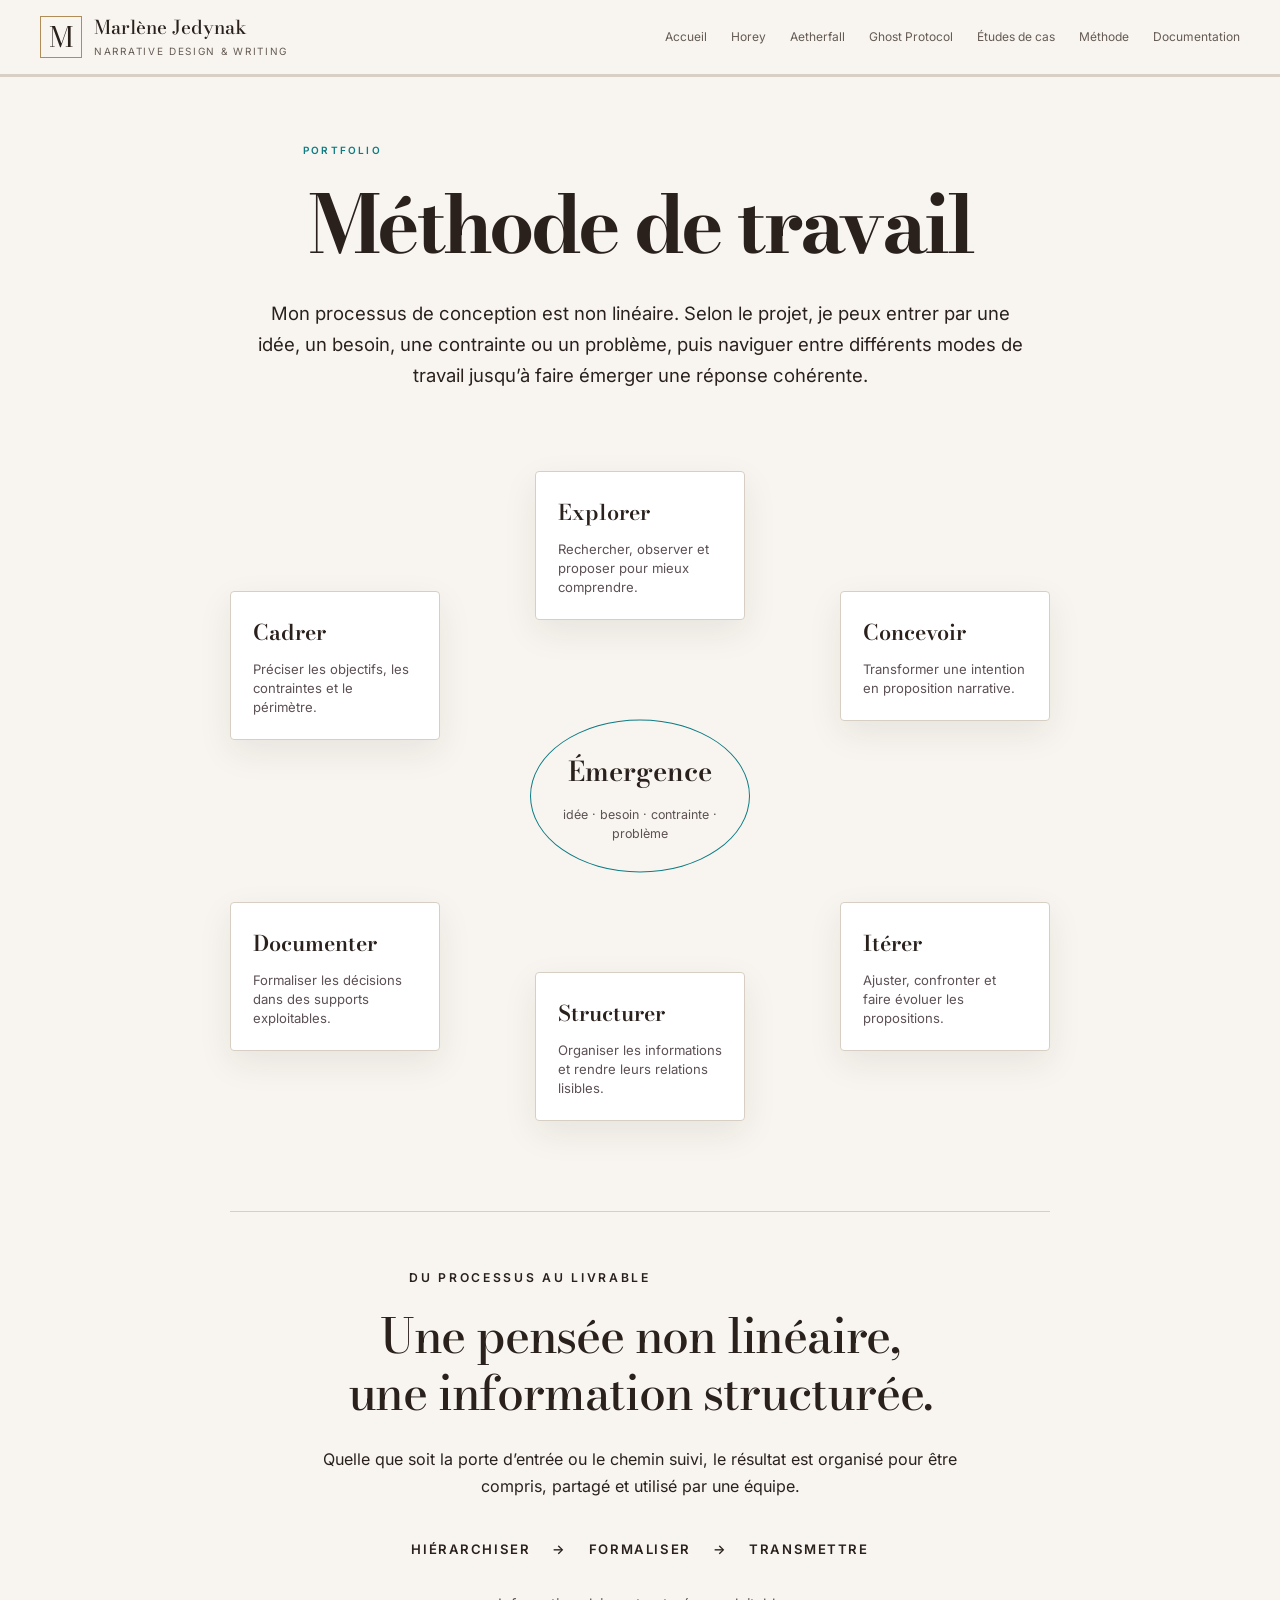
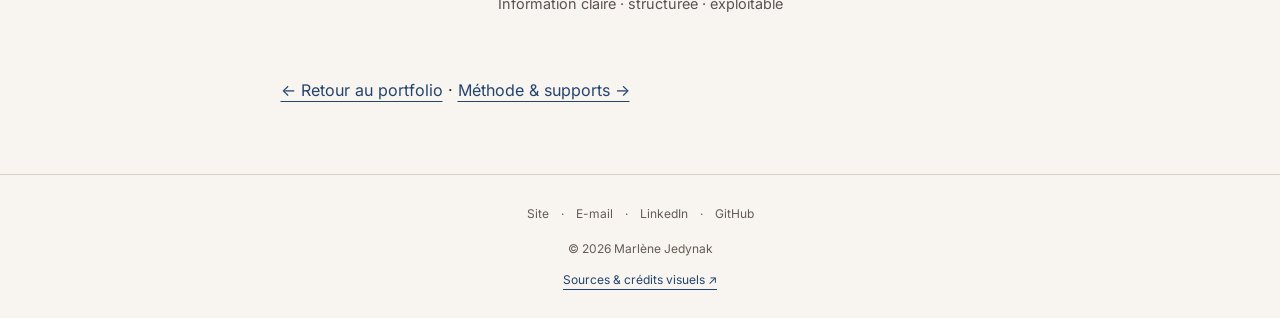
<file: workflow.html>
<!DOCTYPE html>
<html lang="fr">
<head>
<meta charset="UTF-8">
<meta name="viewport" content="width=device-width, initial-scale=1.0">
<meta name="robots" content="index,follow">
<meta name="description" content="Méthode de travail de Marlène Jedynak : processus de conception non linéaire et production de livrables structurés.">
<title>Méthode de travail — Portfolio Narrative Design</title>
<link rel="icon" href="assets/favicon.svg" type="image/svg+xml">
<link rel="stylesheet" href="style.css">
<link rel="stylesheet" href="fonts.css">
<script defer src="app.js"></script>
<style>
.workflow { --wf-border:#D8CFC4; --wf-muted:#5C5053; --wf-accent:#0D7C84; text-align:center; width:100%; padding:65px 0 70px; }
.workflow h1 { margin:0; font-family:"Bodoni Moda",serif; font-size:clamp(3rem,7vw,5rem); font-weight:700; line-height:1.1; }
.workflow .eyebrow { margin:0 0 20px; }
.workflow .intro { max-width:780px; margin:30px auto 0; font-size:clamp(1rem,2vw,1.15rem); line-height:1.7; }
.workflow-map { position:relative; width:min(820px,100%); height:650px; margin:80px auto 0; }
.workflow-center { position:absolute; top:50%; left:50%; width:220px; min-height:140px; padding:28px 22px; display:flex; flex-direction:column; justify-content:center; gap:10px; transform:translate(-50%,-50%); border:1px solid var(--wf-accent); border-radius:50%; background:var(--paper,#F8F5F0); z-index:2; }
.workflow-center strong { font-family:"Bodoni Moda",serif; font-size:1.7rem; }
.workflow-center span { color:var(--wf-muted); font-size:.78rem; line-height:1.5; }
.workflow-node { position:absolute; width:210px; min-height:125px; padding:22px; display:flex; flex-direction:column; justify-content:center; gap:8px; border:1px solid var(--wf-border); border-radius:4px; background:#fff; color:var(--ink,#2A211D); text-align:left; box-shadow:0 12px 35px rgba(42,33,29,.08); }
.workflow-node strong { font-family:"Bodoni Moda",serif; font-size:1.35rem; }
.workflow-node small { color:var(--wf-muted); font-size:.82rem; line-height:1.45; }
.node-explore { top:0; left:50%; transform:translateX(-50%); }
.node-design { top:120px; right:0; }
.node-iterate { bottom:70px; right:0; }
.node-structure { bottom:0; left:50%; transform:translateX(-50%); }
.node-document { bottom:70px; left:0; }
.node-frame { top:120px; left:0; }
.workflow-output { max-width:820px; margin:90px auto 0; padding-top:55px; border-top:1px solid var(--wf-border); }
.workflow .section-label { margin:0 0 18px; font-size:.76rem; font-weight:600; letter-spacing:.22em; text-transform:uppercase; }
.workflow-output h2 { max-width:680px; margin:0 auto; font-family:"Bodoni Moda",serif; font-size:clamp(2rem,4vw,3rem); line-height:1.2; }
.workflow-output > p:not(.section-label):not(.output-result) { max-width:680px; margin:24px auto 0; line-height:1.7; }
.output-flow { margin-top:38px; display:flex; justify-content:center; align-items:center; gap:22px; font-size:.82rem; font-weight:600; letter-spacing:.12em; text-transform:uppercase; }
.workflow .output-result { margin:30px auto 0; color:var(--wf-muted); font-size:.9rem; }
.workflow .back-link { margin:60px 0 0; }
@media(max-width:800px) {
.workflow { padding:40px 0 42px; }
.workflow-map { height:auto; margin-top:50px; display:grid; grid-template-columns:1fr; gap:14px; }
.workflow-center,.workflow-node { position:static; width:100%; min-height:auto; transform:none; }
.workflow-center { margin-bottom:12px; border-radius:4px; }
.workflow-output { margin-top:65px; padding-top:42px; }
.output-flow { flex-direction:column; gap:12px; }
.output-flow span[aria-hidden="true"] { transform:rotate(90deg); }
}
</style>
</head>
<body>
<a class="skip" href="#main">Aller au contenu</a>
<header class="topbar">
<div class="topbar-inner">
<a class="brand" href="index.html" aria-label="Marlène Jedynak, accueil du portfolio"><span class="brand-symbol" aria-hidden="true">M</span><span><strong>Marlène Jedynak</strong><small>Narrative Design &amp; Writing</small></span></a>
<nav class="desktop-nav" aria-label="Navigation principale">
<a href="index.html">Accueil</a><a href="horey.html">Horey</a><a href="aetherfall.html">Aetherfall</a><a href="ghost-protocol-projet.html">Ghost Protocol</a><a href="etudes-de-cas.html">Études de cas</a><a href="methode.html">Méthode</a><a href="documentation.html">Documentation</a>
</nav>
<details class="mobile-nav"><summary>Menu</summary><nav aria-label="Navigation mobile"><a href="index.html">Accueil</a><a href="horey.html">Horey</a><a href="aetherfall.html">Aetherfall</a><a href="ghost-protocol-projet.html">Ghost Protocol</a><a href="etudes-de-cas.html">Études de cas</a><a href="methode.html">Méthode</a><a href="documentation.html">Documentation</a></nav></details>

</div><div class="progress" aria-hidden="true"><span></span></div>
</header>
<main class="shell" id="main">
<section class="workflow">
<p class="eyebrow">Portfolio</p>
<h1>Méthode de travail</h1>
<p class="intro">Mon processus de conception est non linéaire. Selon le projet, je peux entrer par une idée, un besoin, une contrainte ou un problème, puis naviguer entre différents modes de travail jusqu’à faire émerger une réponse cohérente.</p>
<section class="workflow-map" aria-label="Processus de conception non linéaire">
<div class="workflow-center"><strong>Émergence</strong><span>idée · besoin · contrainte · problème</span></div>
<div class="workflow-node node-explore"><strong>Explorer</strong><small>Rechercher, observer et proposer pour mieux comprendre.</small></div>
<div class="workflow-node node-design"><strong>Concevoir</strong><small>Transformer une intention en proposition narrative.</small></div>
<div class="workflow-node node-iterate"><strong>Itérer</strong><small>Ajuster, confronter et faire évoluer les propositions.</small></div>
<div class="workflow-node node-structure"><strong>Structurer</strong><small>Organiser les informations et rendre leurs relations lisibles.</small></div>
<div class="workflow-node node-document"><strong>Documenter</strong><small>Formaliser les décisions dans des supports exploitables.</small></div>
<div class="workflow-node node-frame"><strong>Cadrer</strong><small>Préciser les objectifs, les contraintes et le périmètre.</small></div>
</section>
<section class="workflow-output">
<p class="section-label">Du processus au livrable</p>
<h2>Une pensée non linéaire, une information structurée.</h2>
<p>Quelle que soit la porte d’entrée ou le chemin suivi, le résultat est organisé pour être compris, partagé et utilisé par une équipe.</p>
<div class="output-flow" aria-label="Transformation vers le livrable"><span>Hiérarchiser</span><span aria-hidden="true">→</span><span>Formaliser</span><span aria-hidden="true">→</span><span>Transmettre</span></div>
<p class="output-result">Information claire · structurée · exploitable</p>
</section>
<p class="back-link"><a href="index.html">← Retour au portfolio</a> · <a href="methode.html">Méthode &amp; supports →</a></p>
</section>
</main>
<footer class="site-footer"><div class="footer-links"><a href="https://lalanternedelombre.fr/" target="_blank" rel="noopener noreferrer">Site</a><span aria-hidden="true">·</span><a href="mailto:sylviewozny@gmx.fr">E-mail</a><span aria-hidden="true">·</span><a href="https://www.linkedin.com/in/sylvie-wozny-b9975b333/" target="_blank" rel="noopener noreferrer">LinkedIn</a><span aria-hidden="true">·</span><a href="https://marlenejedynak.github.io/" target="_blank" rel="noopener noreferrer">GitHub</a></div><p class="footer-copyright">© 2026 Marlène Jedynak</p><a href="methode.html">Sources &amp; crédits visuels ↗</a></footer>
</body>
</html>
</file>
<file: style.css>
:root {
    --paper: #F8F5F0;
    --ink: #2A211D;
    --blue: #23446D;
    --teal: #0D7C84;
    --gold: #B08D57;
    --line: #d9d0c5;
    --muted: #655b54;
    --white: #fffdfa;
    --title: 'Bodoni Moda', Georgia, serif;
    --body: Inter, Arial, sans-serif
}

* {
    box-sizing: border-box
}

html {
    scroll-behavior: smooth;
    scroll-padding-top: 110px
}

body {
    margin: 0;
    background: var(--paper);
    color: var(--ink);
    font: 16px/1.75 var(--body)
}

a {
    color: var(--blue);
    text-underline-offset: 5px
}

button,
input,
select {
    font: inherit
}

button {
    cursor: pointer
}

button,
a,
summary,
input,
select {
    -webkit-tap-highlight-color: transparent
}

a:hover {
    color: var(--teal)
}

:focus-visible {
    outline: 3px solid var(--teal);
    outline-offset: 5px
}

[hidden] {
    display: none !important
}

img {
    max-width: 100%;
    height: auto;
    display: block
}

h1,
h2,
h3,
p,
figure {
    margin: 0
}

h1,
h2,
h3 {
    font-family: var(--title);
    font-weight: 500;
    line-height: 1.12;
    text-wrap: balance
}

h1 {
    font-size: clamp(2.9rem, 6vw, 5.2rem);
    letter-spacing: -.045em
}

h2 {
    font-size: clamp(2rem, 3.3vw, 3rem);
    letter-spacing: -.025em
}

h3 {
    font-size: 1.6rem
}

p+p {
    margin-top: 1.1rem
}

p,
li {
    max-width: 75ch
}

strong {
    font-weight: 600
}

ul {
    padding-left: 1.3rem
}

li+li {
    margin-top: .5rem
}

.skip {
    position: absolute;
    top: -100px;
    left: 20px;
    background: var(--ink);
    color: white;
    padding: 12px;
    z-index: 99
}

.skip:focus {
    top: 10px
}

.topbar {
    border-bottom: 1px solid var(--line);
    position: sticky;
    top: 0;
    z-index: 20;
    background: rgba(248, 245, 240, .98)
}

.topbar-inner {
    max-width: 1280px;
    margin: auto;
    padding: 16px 40px;
    display: flex;
    gap: 24px;
    align-items: center;
    justify-content: space-between
}

.brand {
    text-decoration: none;
    color: var(--ink);
    display: flex;
    gap: 12px;
    align-items: center;
    line-height: 1.2
}

.brand-symbol {
    font-family: var(--title);
    font-size: 28px;
    border: 1px solid var(--gold);
    width: 42px;
    height: 42px;
    display: grid;
    place-items: center
}

.brand strong {
    font-family: var(--title);
    font-size: 19px;
    font-weight: 500
}

.brand small {
    display: block;
    font-size: 10px;
    letter-spacing: .17em;
    text-transform: uppercase;
    margin-top: 5px;
    color: var(--muted)
}

.desktop-nav {
    display: flex;
    align-items: center;
    gap: 24px
}

.desktop-nav a {
    text-decoration: none;
    font-size: 12px;
    color: var(--muted);
    padding: 8px 0;
    border-bottom: 2px solid transparent
}

.desktop-nav a[aria-current=page] {
    color: var(--ink);
    border-color: var(--teal)
}

.private {
    display: inline-flex;
    align-items: center;
    gap: 7px;
    font-size: 10px;
    text-transform: uppercase;
    letter-spacing: .12em;
    border: 1px solid var(--line);
    padding: 6px 10px;
    white-space: nowrap
}

.private:before {
    content: '';
    width: 5px;
    height: 5px;
    border-radius: 50%;
    background: var(--teal)
}

.mobile-nav {
    display: none
}

.progress {
    height: 2px;
    width: 100%;
    background: var(--line)
}

.progress span {
    display: block;
    height: 100%;
    width: 0;
    background: var(--teal)
}

.shell {
    max-width: 1200px;
    margin: auto;
    padding: 0 40px
}

.eyebrow,
.kicker {
    font-size: 10px;
    letter-spacing: .22em;
    text-transform: uppercase;
    color: var(--teal);
    font-weight: 600
}

.page-header {
    padding: 52px 0 38px;
    border-bottom: 1px solid var(--line)
}

.breadcrumbs {
    font-size: 11px;
    color: var(--muted);
    display: flex;
    gap: 12px;
    align-items: center;
    margin-bottom: 35px
}

.breadcrumbs a {
    color: var(--muted)
}

.page-header .eyebrow {
    margin-bottom: 18px
}

.page-header .lead {
    max-width: 740px;
    margin-top: 20px
}

.lead {
    font-family: var(--title);
    font-size: clamp(1.3rem, 2.3vw, 1.6rem);
    line-height: 1.5
}

.page-grid {
    display: grid;
    grid-template-columns: minmax(0, 1fr) 195px;
    gap: 58px;
    padding: 46px 0 64px
}

.toc {
    align-self: start;
    position: sticky;
    top: 120px;
    border-left: 1px solid var(--line);
    padding-left: 22px;
    font-size: 12px
}

.toc p {
    font-size: 9px;
    letter-spacing: .2em;
    text-transform: uppercase;
    color: var(--muted);
    margin-bottom: 15px
}

.toc ol {
    list-style: none;
    padding: 0;
    margin: 0
}

.toc li+li {
    margin-top: 14px
}

.toc a {
    text-decoration: none;
    color: var(--muted);
    display: block
}

.toc a[aria-current=location] {
    color: var(--teal);
    font-weight: 600
}

.toc .back {
    border-top: 1px solid var(--line);
    margin-top: 24px;
    padding-top: 18px
}

.content-section+.content-section {
    border-top: 1px solid var(--line);
    margin-top: 50px;
    padding-top: 44px
}

.section-heading {
    display: flex;
    gap: 20px;
    align-items: baseline;
    margin-bottom: 24px
}

.section-heading .number {
    color: var(--gold);
    font-family: var(--title);
    font-size: 1.2rem;
    flex-shrink: 0
}

.content-section h3 {
    margin: 28px 0 15px
}

.content-section .lead {
    margin-bottom: 20px
}

.principle {
    font-family: var(--title);
    font-size: 1.5rem;
    line-height: 1.5;
    color: var(--blue);
    border-left: 3px solid var(--teal);
    padding: 8px 0 8px 24px;
    margin: 28px 0
}

.note {
    font-size: 12px;
    line-height: 1.6;
    color: var(--muted)
}

.actions {
    display: flex;
    align-items: center;
    gap: 15px;
    flex-wrap: wrap;
    margin-top: 26px
}

.button {
    display: inline-flex;
    gap: 15px;
    justify-content: center;
    align-items: center;
    padding: 12px 22px;
    border: 1px solid var(--teal);
    background: var(--teal);
    color: white;
    text-decoration: none;
    font-size: 12px;
    font-weight: 500;
    line-height: 1.5
}

.button:hover {
    color: white;
    background: #096269
}

.button.secondary {
    background: transparent;
    color: var(--blue);
    border-color: var(--line)
}

.button.secondary:hover {
    border-color: var(--teal);
    color: var(--teal)
}

.text-link {
    font-size: 12px
}

.hero {
    display: grid;
    grid-template-columns: 1.02fr 1fr;
    gap: 40px;
    align-items: center;
    padding: 64px 0
}

.hero h1 {
    font-size: clamp(3rem, 5.8vw, 5rem);
    margin: 20px 0 24px
}

.hero h1 em {
    color: var(--blue);
    font-weight: 400
}

.hero-copy>p:not(.eyebrow) {
    font-size: 14px;
    color: var(--muted);
    max-width: 48ch
}

.hero-art img {
    width: 100%;
    aspect-ratio: 4/5;
    object-fit: cover;
    object-position: 35% center
}

.hero-art figcaption,
.visual figcaption {
    font-size: 10px;
    color: var(--muted);
    margin-top: 10px;
    line-height: 1.5
}

.hero-index {
    margin-top: 35px;
    display: flex;
    gap: 25px;
    font-size: 10px;
    letter-spacing: .1em;
    text-transform: uppercase;
    color: var(--muted)
}

.intro-strip {
    display: grid;
    grid-template-columns: 150px 1fr;
    gap: 40px;
    padding: 30px 0;
    border-top: 1px solid var(--line);
    border-bottom: 1px solid var(--line)
}

.intro-strip p:last-child {
    font-family: var(--title);
    font-size: 1.6rem;
    line-height: 1.5;
    color: var(--blue)
}

.section-intro {
    display: flex;
    gap: 24px;
    align-items: end;
    justify-content: space-between;
    margin-bottom: 30px
}

.section-intro p {
    font-size: 12px;
    max-width: 39ch;
    color: var(--muted)
}

.home-section {
    padding: 54px 0
}


.chapters {
    display: grid;
    grid-template-columns: repeat(3, minmax(0, 1fr));
    gap: 28px;
}

.chapter {
    display: flex;
    flex-direction: column;
    border: 1px solid var(--line);
    background: var(--white);
    text-decoration: none;
    color: var(--ink);
    min-height: 440px;
    min-width: 0;
    overflow: hidden;
    transition: border-color .15s;
}

.chapter:hover {
    border-color: var(--teal)
}

.chapter img {
    display: block;
    width: 100%;
    height: 240px;
    object-fit: cover;
    flex-shrink: 0;
}


.chapter-copy {
    padding: 25px;
    display: flex;
    flex-direction: column;
    flex: 1;
    gap: 13px;
}

.chapter h3 {
    font-size: 1.9rem
}

.chapter .note {
    font-size: 11px
}

.chapter .arrow {
    margin-top: auto;
    color: var(--teal);
    font-size: 12px
}

.route-list {
    border-top: 1px solid var(--line)
}

.route-list a {
    display: grid;
    grid-template-columns: 55px 1fr 1fr 25px;
    gap: 20px;
    align-items: center;
    padding: 20px 0;
    border-bottom: 1px solid var(--line);
    text-decoration: none;
    color: var(--ink)
}

.route-list a:hover {
    color: var(--teal)
}

.route-list .number {
    font-family: var(--title);
    font-size: 1.4rem;
    color: var(--gold)
}

.route-list strong {
    font-family: var(--title);
    font-size: 1.4rem;
    font-weight: 500
}

.route-list small {
    color: var(--muted);
    font-size: 11px
}

.continuation {
    border-top: 1px solid var(--line);
    padding: 30px 0;
    display: flex;
    align-items: center;
    justify-content: space-between;
    gap: 20px
}

.continuation p {
    font-size: 11px;
    letter-spacing: .12em;
    text-transform: uppercase;
    color: var(--muted)
}

.continuation a {
    font-family: var(--title);
    font-size: 1.6rem;
    text-decoration: none
}

.footer {
    border-top: 1px solid var(--line);
    padding: 24px 0;
    font-size: 11px;
    color: var(--muted)
}

.footer-inner {
    display: flex;
    justify-content: space-between;
    align-items: center;
    gap: 20px
}

.footer small {
    display: block;
    margin-top: 5px;
    font-size: 10px
}

.footer a {
    font-size: 11px
}

/* Pied de page — Marlène Jedynak */

.site-footer {
  border-top: 1px solid var(--line);
  padding: 28px 24px;
  color: var(--muted);
  text-align: center;
  font-size: 12px;
}

.footer-links {
  display: flex;
  justify-content: center;
  align-items: center;
  flex-wrap: wrap;
  gap: 12px;
  margin-bottom: 14px;
}

.footer-links a,
.footer-credits {
  color: inherit;
  text-decoration: none;
}

.footer-links a:hover,
.footer-credits:hover {
  text-decoration: underline;
}

.site-footer .footer-copyright {
  display: block;
  width: 100%;
  max-width: none;
  margin: 0 0 10px;
  text-align: center;
}

.footer-credits {
  display: inline-block;
  font-size: 11px;
}

.visual {
    margin: 28px 0
}

.visual img {
    width: 100%;
    border: 1px solid var(--line)
}

.visual .landscape {
    aspect-ratio: 16/10;
    object-fit: cover
}

.image-button {
    display: block;
    padding: 0;
    background: none;
    border: 0;
    width: 100%;
    text-align: left
}

.image-button:hover img {
    outline: 2px solid var(--gold);
    outline-offset: 3px
}

.facts {
    display: grid;
    grid-template-columns: repeat(3, 1fr);
    gap: 22px;
    padding: 20px 0;
    border-top: 1px solid var(--line);
    border-bottom: 1px solid var(--line);
    margin: 26px 0
}

.facts dt {
    font-size: 9px;
    letter-spacing: .15em;
    text-transform: uppercase;
    color: var(--muted)
}

.facts dd {
    font-family: var(--title);
    font-size: 1.5rem;
    margin: 8px 0 0;
    line-height: 1.25
}

.tabs {
    display: flex;
    flex-wrap: wrap;
    gap: 10px;
    margin: 25px 0 18px
}

.tabs button,
.filter {
    padding: 9px 15px;
    background: transparent;
    border: 1px solid var(--line);
    color: var(--ink);
    font-size: 12px
}

.tabs button[aria-selected=true],
.filter[aria-pressed=true] {
    background: var(--blue);
    border-color: var(--blue);
    color: white
}

.panel {
    border: 1px solid var(--line);
    background: var(--white);
    padding: 26px
}

.panel h3 {
    margin: 0 0 15px
}

.panel .kicker {
    margin-bottom: 10px
}

.filters {
    display: flex;
    flex-wrap: wrap;
    gap: 10px;
    margin-bottom: 24px
}

.study {
    border: 1px solid var(--line);
    background: var(--white);
    margin-top: 18px
}

.study summary {
    list-style: none;
    padding: 28px;
    cursor: pointer;
    display: flex;
    align-items: start;
    gap: 22px
}

.study summary::-webkit-details-marker {
    display: none
}

.study summary .number {
    color: var(--gold);
    font-family: var(--title);
    font-size: 1.5rem
}

.study summary .plus {
    margin-left: auto;
    font-size: 1.5rem;
    color: var(--teal)
}

.study[open] summary .plus {
    transform: rotate(45deg)
}

.study summary p {
    font-size: 12px;
    margin-top: 10px;
    color: var(--muted)
}

.study-body {
    padding: 0 28px 30px 78px
}

.study-body h3 {
    font: 600 10px/1.5 var(--body);
    letter-spacing: .12em;
    text-transform: uppercase;
    color: var(--teal);
    margin: 22px 0 10px
}

.study-body p {
    font-size: 14px
}

.study-body .principle {
    font-family: var(--title);
    font-size: 1.35rem
}

.simulation {
    background: #ece9e3;
    border: 1px solid var(--line);
    padding: 28px;
    margin: 28px 0
}

.simulation h3 {
    margin: 0 0 12px
}

.choice-grid {
    display: grid;
    grid-template-columns: repeat(3, 1fr);
    gap: 12px;
    margin: 24px 0
}

.choice-grid button {
    background: var(--white);
    border: 1px solid var(--line);
    padding: 18px 12px;
    line-height: 1.4;
    color: var(--ink);
    font-size: 12px;
    text-align: left
}

.choice-grid button strong {
    display: block;
    font-family: var(--title);
    font-size: 1.2rem;
    font-weight: 500;
    margin-bottom: 8px
}

.choice-grid button[aria-pressed=true] {
    border: 2px solid var(--teal);
    padding: 17px 11px;
    background: #edf4f2
}

.choice-grid button span {
    font-size: 10px;
    color: var(--muted)
}

.event-result {
    border-left: 3px solid var(--teal);
    background: var(--white);
    padding: 20px;
    margin-top: 20px
}

.event-result h4 {
    font: 500 1.35rem/1.35 var(--title);
    color: var(--blue);
    margin: 0 0 10px
}

.event-result p {
    font-size: 13px
}

.event-result .kicker {
    font-size: 9px
}

.simulation .stage {
    font-size: 10px;
    letter-spacing: .1em;
    text-transform: uppercase;
    color: var(--teal);
    margin: 18px 0 8px
}

.two-col {
    display: grid;
    grid-template-columns: 1fr 1fr;
    gap: 28px
}

.two-col figure {
    margin: 0
}

.gallery {
    display: grid;
    grid-template-columns: 1fr 1fr;
    gap: 20px;
    margin-top: 25px
}

.gallery img {
    width: 100%;
    aspect-ratio: 4/3;
    object-fit: contain;
    background: #e9e6df
}

.gallery figcaption {
    font-size: 11px;
    margin-top: 10px;
    color: var(--muted)
}

.gallery figcaption strong {
    display: block;
    color: var(--ink);
    margin-bottom: 4px
}

.table-wrap {
    overflow-x: auto;
    margin: 24px 0
}

table {
    width: 100%;
    border-collapse: collapse;
    min-width: 450px;
    font-size: 12px;
    text-align: left
}

th {
    font-weight: 600;
    color: var(--teal)
}

td,
th {
    padding: 14px 12px;
    border-bottom: 1px solid var(--line);
    vertical-align: top
}

.document-row {
    border-top: 1px solid var(--line);
    padding: 20px 0
}

.document-row summary {
    font-family: var(--title);
    font-size: 1.45rem;
    cursor: pointer;
    color: var(--blue)
}

.document-row p {
    font-size: 14px;
    margin-top: 16px
}

.document-row .note {
    font-size: 12px
}

.document-cover {
    display: flex;
    align-items: center;
    gap: 25px;
    border: 1px solid var(--line);
    background: var(--white);
    padding: 28px;
    margin: 28px 0
}

.document-cover .doc-icon {
    font-family: var(--title);
    font-size: 2.4rem;
    color: var(--gold);
    border: 1px solid var(--line);
    padding: 13px;
    line-height: 1
}

.document-cover h3 {
    margin: 0 0 8px
}

.document-cover .actions {
    margin-top: 15px
}

.search-box {
    display: block;
    font-size: 12px;
    color: var(--muted);
    margin-bottom: 28px
}

.search-box input {
    display: block;
    width: 100%;
    padding: 12px 16px;
    margin-top: 8px;
    color: var(--ink);
    border: 1px solid var(--line);
    background: var(--white)
}

.no-results {
    padding: 25px;
    background: var(--white);
    border: 1px solid var(--line)
}

.process {
    list-style: none;
    padding: 0;
    counter-reset: step
}

.process li {
    padding: 20px 0;
    border-bottom: 1px solid var(--line);
    display: grid;
    grid-template-columns: 45px 1fr;
    gap: 15px;
    counter-increment: step
}

.process li:before {
    content: '0' counter(step);
    font-family: var(--title);
    color: var(--gold);
    font-size: 1.5rem
}

.process strong {
    font-family: var(--title);
    font-size: 1.5rem;
    font-weight: 500;
    display: block;
    margin-bottom: 10px
}

.process p {
    font-size: 13px
}

.lightbox {
    position: fixed;
    inset: 0;
    width: 100vw;
    height: 100vh;
    max-width: none;
    max-height: none;
    margin: 0;
    padding: 58px 25px 20px;
    border: 0;
    background: rgba(20, 27, 30, .97);
    color: white;
    z-index: 100
}

.lightbox::backdrop {
    background: #14202c
}

.lightbox img {
    object-fit: contain;
    max-width: 100%;
    max-height: calc(100vh - 125px);
    margin: auto
}

.lightbox p {
    font-size: 12px;
    margin: 12px auto;
    text-align: center;
    max-width: none
}

.lightbox .close {
    position: absolute;
    right: 25px;
    top: 14px;
    padding: 7px 15px;
    border: 1px solid #788088;
    background: none;
    color: white;
    font-size: 12px
}

.toc-toggle {
    display: none
}

.resume {
    margin-top: 25px;
    border-top: 1px solid var(--line);
    padding-top: 16px;
    font-size: 12px
}

.resume a {
    margin-left: 7px
}

.screen-reader {
    position: absolute;
    width: 1px;
    height: 1px;
    padding: 0;
    overflow: hidden;
    clip: rect(0, 0, 0, 0);
    white-space: nowrap;
    border: 0
}

@media(min-width:1400px) {
    .hero-art img {
        aspect-ratio: 5/6
    }
}

@media(max-width:1050px) {
    .desktop-nav {
        gap: 15px
    }

    .topbar-inner {
        padding: 16px 25px
    }

    .desktop-nav a {
        font-size: 11px
    }

    .page-grid {
        gap: 35px;
        grid-template-columns: minmax(0, 1fr) 160px
    }

    .chapter {
        grid-template-columns: 1fr
    }

    .chapter img {
        height: 190px
    }

    .hero {
        gap: 25px
    }
}

@media(max-width:850px) {
    .desktop-nav {
        display: none
    }

    .mobile-nav {
        display: block;
        position: relative;
        margin-left: auto
    }

    .mobile-nav summary {
        font-size: 12px;
        cursor: pointer;
        list-style: none;
        border: 1px solid var(--line);
        padding: 8px 14px
    }

    .mobile-nav nav {
        position: absolute;
        right: 0;
        top: 48px;
        width: 230px;
        background: var(--paper);
        border: 1px solid var(--line);
        padding: 12px;
        box-shadow: 0 10px 20px #2a211d10
    }

    .mobile-nav a {
        display: block;
        padding: 10px 12px;
        font-size: 13px;
        text-decoration: none
    }

    .mobile-nav a[aria-current=page] {
        color: var(--teal);
        background: #0d7c840a
    }

    .page-grid {
        grid-template-columns: minmax(0, 1fr);
        padding-top: 30px;
        gap: 28px
    }

    .toc {
        grid-row: 1;
        position: static;
        padding: 17px 20px;
        border: 1px solid var(--line)
    }

    .toc ol {
        display: flex;
        gap: 10px 20px;
        flex-wrap: wrap
    }

    .toc li+li {
        margin: 0
    }

    .toc .back {
        display: none
    }

    .toc p {
        margin-bottom: 10px
    }

    .hero h1 {
        font-size: 3.6rem
    }

    .shell {
        padding: 0 28px
    }

    .hero-art img {
        aspect-ratio: 3/4
    }

    .route-list a {
        grid-template-columns: 40px 1fr 1fr 20px;
        gap: 12px
    }
}

@media(max-width:620px) {
    body {
        font-size: 15px
    }

    .topbar-inner {
        padding: 12px 18px;
        gap: 12px
    }

    .brand strong {
        font-size: 17px
    }

    .brand small {
        font-size: 8px;
        letter-spacing: .13em
    }

    .brand-symbol {
        width: 32px;
        height: 36px;
        font-size: 22px
    }

    .topbar .private {
        display: none
    }

    .shell {
        padding: 0 22px
    }

    .hero {
        grid-template-columns: 1fr;
        padding: 35px 0 40px;
        gap: 28px
    }

    .hero h1 {
        font-size: 3.5rem;
        line-height: 1.02
    }

    .hero-copy>p:not(.eyebrow) {
        font-size: 13px
    }

    .hero-art img {
        aspect-ratio: 16/10;
        object-position: 40% center
    }

    .hero-index {
        margin-top: 25px;
        gap: 20px
    }

    .intro-strip {
        grid-template-columns: 1fr;
        gap: 15px;
        padding: 25px 0
    }

    .intro-strip p:last-child {
        font-size: 1.45rem
    }

    .section-intro {
        display: block
    }

    .section-intro p {
        margin-top: 15px
    }

    .home-section {
        padding: 38px 0
    }

    .chapters,
    .two-col,
    .gallery {
        grid-template-columns: 1fr
    }

    .chapter {
        grid-template-columns: 37% 1fr;
        min-height: 230px
    }

    .chapter img {
        height: 100%
    }

    .chapter-copy {
        padding: 23px 20px
    }

    .route-list a {
        grid-template-columns: 35px 1fr 20px;
        gap: 10px
    }

    .route-list small {
        grid-column: 2;
        grid-row: 2
    }

    .route-list span:last-child {
        grid-row: 1;
        grid-column: 3
    }

    .route-list strong {
        font-size: 1.3rem
    }

    .page-header {
        padding: 30px 0
    }

    .breadcrumbs {
        margin-bottom: 27px
    }

    .page-header h1 {
        font-size: 3.3rem
    }

    .section-heading {
        gap: 15px
    }

    .content-section h2 {
        font-size: 2.1rem
    }

    .study summary {
        padding: 22px 18px;
        gap: 14px
    }

    .study summary h2 {
        font-size: 1.7rem
    }

    .study-body {
        padding: 0 20px 25px
    }

    .study-body p {
        font-size: 13px
    }

    .simulation {
        padding: 20px
    }

    .choice-grid {
        grid-template-columns: 1fr
    }

    .choice-grid button strong {
        font-size: 1.3rem;
        display: inline;
        margin-right: 12px
    }

    .facts {
        gap: 14px
    }

    .facts dd {
        font-size: 1.2rem
    }

    .facts dt {
        font-size: 8px
    }

    .continuation {
        align-items: start;
        flex-direction: column;
        gap: 8px
    }

    .footer-inner {
        align-items: start;
        flex-direction: column
    }

    .document-cover {
        padding: 22px 18px;
        gap: 15px
    }

    .document-cover .doc-icon {
        font-size: 1.7rem;
        padding: 10px
    }

    .document-cover h3 {
        font-size: 1.3rem
    }

    .document-cover .button {
        padding: 9px 13px
    }

    .panel {
        padding: 22px
    }

    .principle {
        font-size: 1.3rem
    }

    .visual {
        margin: 22px 0
    }
}

@media(max-width:620px) {
    .hero h1 {
        font-size: clamp(2.25rem, 10.6vw, 3.5rem)
    }

    .page-header h1 {
        font-size: clamp(2.2rem, 9vw, 3.3rem);
        overflow-wrap: anywhere
    }

    .brand {
        min-width: 0
    }

    .brand strong {
        white-space: nowrap
    }

    .button {
        max-width: 100%;
        text-align: center
    }

    .doc-icon {
        flex-shrink: 0
    }

    .document-cover>div {
        min-width: 0
    }

    .toc ol {
        overflow-wrap: anywhere
    }
}

@media(prefers-reduced-motion:reduce) {
    html {
        scroll-behavior: auto
    }

    * {
        transition: none !important
    }
}

@media print {

    .topbar,
    .toc,
    .footer,
    .continuation,
    .filters,
    .actions,
    .simulation,
    .mobile-nav,
    .image-button:after {
        display: none !important
    }

    .shell {
        padding: 0;
        max-width: none
    }

    .page-grid {
        display: block
    }

    .hero {
        display: block
    }

    .hero-art img {
        height: 250px;
        object-fit: cover
    }

    .study,
    .document-row {
        break-inside: avoid
    }

    body {
        background: white;
        font-size: 11pt
    }

    h1 {
        font-size: 30pt
    }

    h2 {
        font-size: 20pt
    }
}
</file>
<file: fonts.css>
@font-face {
  font-family: 'Bodoni Moda';
  font-style: normal;
  font-weight: 400;
  font-display: swap;
  src: url(assets/fonts/bodoni-moda-400.ttf) format('truetype');
}
@font-face {
  font-family: 'Bodoni Moda';
  font-style: normal;
  font-weight: 500;
  font-display: swap;
  src: url(assets/fonts/bodoni-moda-500.ttf) format('truetype');
}
@font-face {
  font-family: 'Bodoni Moda';
  font-style: normal;
  font-weight: 600;
  font-display: swap;
  src: url(assets/fonts/bodoni-moda-600.ttf) format('truetype');
}
@font-face {
  font-family: 'Bodoni Moda';
  font-style: normal;
  font-weight: 700;
  font-display: swap;
  src: url(assets/fonts/bodoni-moda-700.ttf) format('truetype');
}
@font-face {
  font-family: 'Inter';
  font-style: normal;
  font-weight: 400;
  font-display: swap;
  src: url(assets/fonts/inter-400.ttf) format('truetype');
}
@font-face {
  font-family: 'Inter';
  font-style: normal;
  font-weight: 500;
  font-display: swap;
  src: url(assets/fonts/inter-500.ttf) format('truetype');
}
@font-face {
  font-family: 'Inter';
  font-style: normal;
  font-weight: 600;
  font-display: swap;
  src: url(assets/fonts/inter-600.ttf) format('truetype');
}
@font-face {
  font-family: 'Inter';
  font-style: normal;
  font-weight: 700;
  font-display: swap;
  src: url(assets/fonts/inter-700.ttf) format('truetype');
}
</file>
